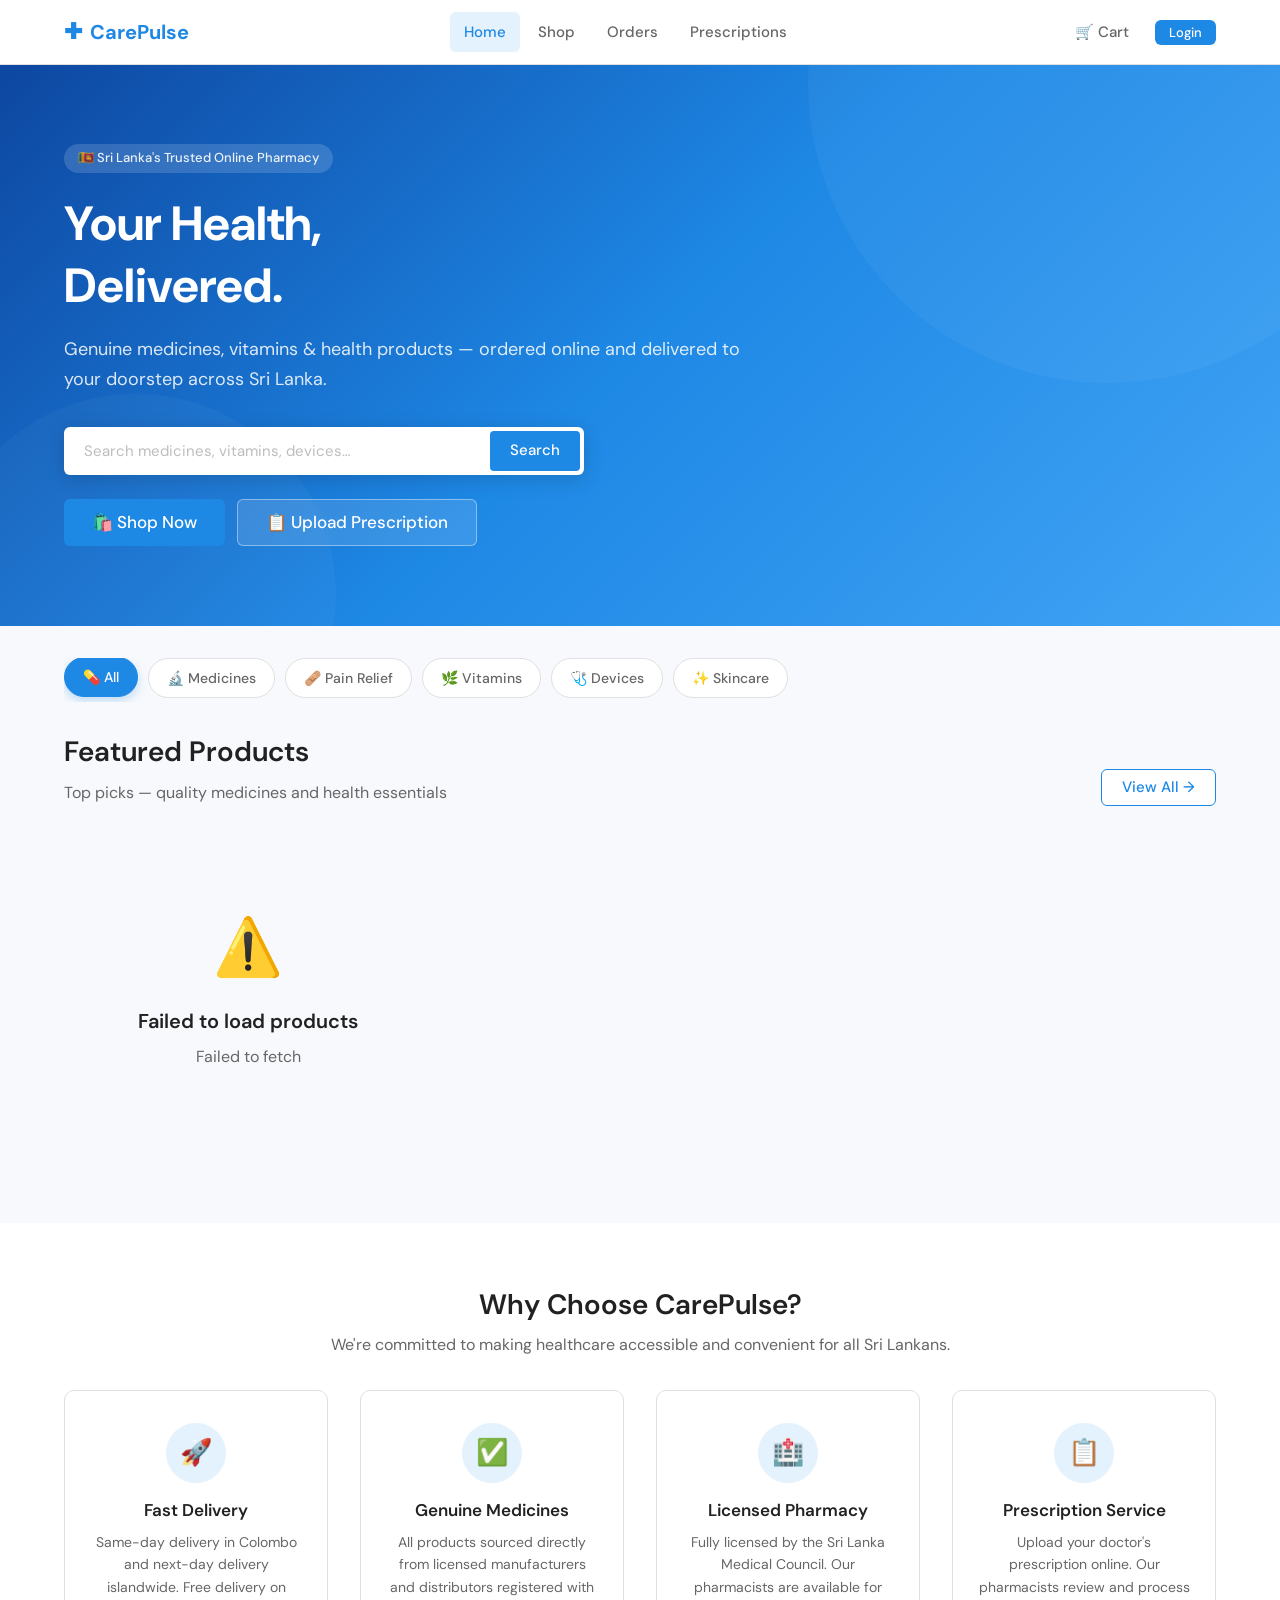
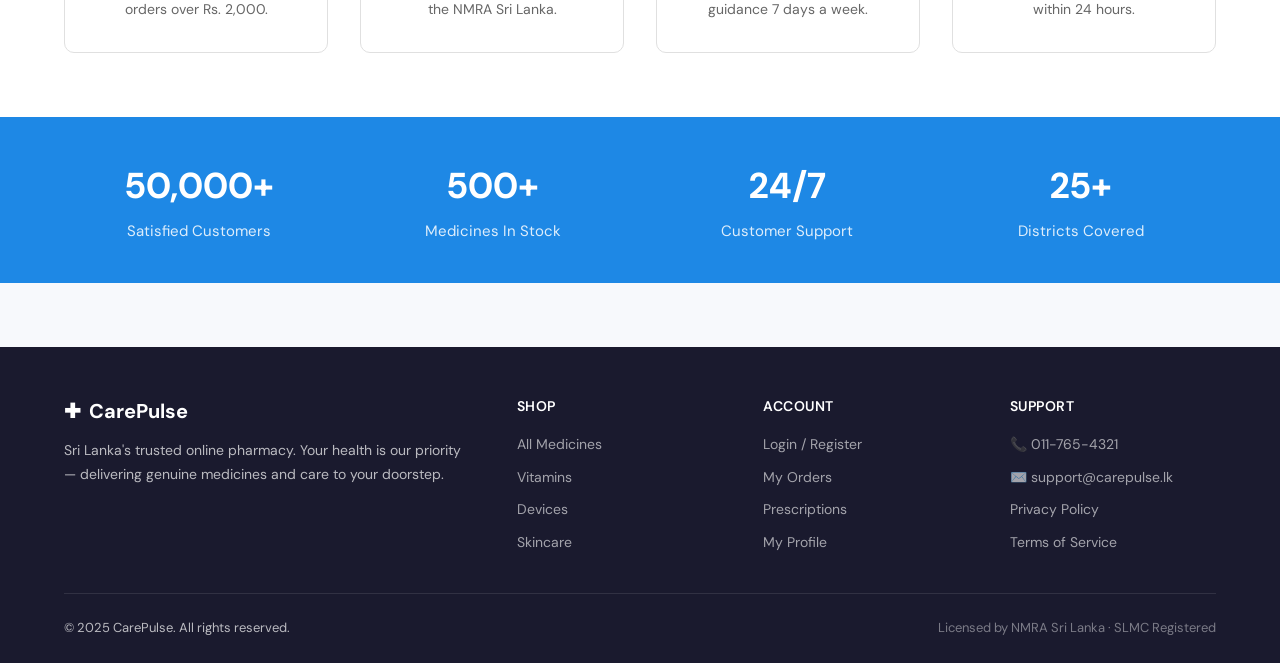
<file: src/main/resources/static/index.html>
<!DOCTYPE html>
<html lang="en">
<head>
    <meta charset="UTF-8">
    <meta name="viewport" content="width=device-width, initial-scale=1.0">
    <title>CarePulse — Your Health, Delivered</title>
    <meta name="description" content="Sri Lanka's trusted online pharmacy. Order genuine medicines, vitamins, and health products with fast delivery.">
    <link rel="stylesheet" href="css/style.css">
</head>
<body>

<!-- ── Navbar ───────────────────────────────────────────────── -->
<nav class="navbar" role="navigation" aria-label="Main navigation">
    <div class="container navbar-inner">
        <a href="index.html" class="navbar-brand" aria-label="CarePulse Home">
            <span class="brand-cross" aria-hidden="true">✚</span> CarePulse
        </a>
        <div class="navbar-nav" role="list">
            <a href="index.html" class="nav-link active" role="listitem">Home</a>
            <a href="products.html" class="nav-link" role="listitem">Shop</a>
            <a href="orders.html" class="nav-link" role="listitem">Orders</a>
            <a href="prescriptions.html" class="nav-link" role="listitem">Prescriptions</a>
        </div>
        <div class="navbar-actions">
            <a href="cart.html" class="cart-btn" aria-label="Shopping cart">
                🛒 Cart
                <span class="cart-badge" aria-live="polite" aria-label="Items in cart">0</span>
            </a>
            <div id="navbar-auth"></div>
            <button class="hamburger" id="hamburger-btn" aria-label="Toggle navigation menu" aria-expanded="false">
                <span></span><span></span><span></span>
            </button>
        </div>
    </div>
    <div class="mobile-menu" id="mobile-menu" role="list">
        <a href="index.html" class="nav-link active" role="listitem">Home</a>
        <a href="products.html" class="nav-link" role="listitem">Shop</a>
        <a href="orders.html" class="nav-link" role="listitem">Orders</a>
        <a href="prescriptions.html" class="nav-link" role="listitem">Prescriptions</a>
        <a href="cart.html" class="nav-link" role="listitem">🛒 Cart</a>
    </div>
</nav>

<!-- ── Hero ─────────────────────────────────────────────────── -->
<section class="hero" aria-labelledby="hero-heading">
    <div class="container">
        <div class="hero-content">
            <div class="hero-eyebrow">🇱🇰 Sri Lanka's Trusted Online Pharmacy</div>
            <h1 id="hero-heading">Your Health,<br>Delivered.</h1>
            <p>Genuine medicines, vitamins & health products — ordered online and delivered to your doorstep across Sri Lanka.</p>
            <form class="hero-search" id="hero-search-form" role="search" aria-label="Search medicines">
                <input type="text" id="hero-search-input" placeholder="Search medicines, vitamins, devices…" aria-label="Search medicines">
                <button type="submit" class="btn btn-primary">Search</button>
            </form>
            <div class="hero-ctas">
                <a href="products.html" class="btn btn-primary btn-lg">🛍️ Shop Now</a>
                <a href="prescriptions.html" class="btn btn-hero-outline btn-lg">📋 Upload Prescription</a>
            </div>
        </div>
    </div>
</section>

<!-- ── Category Pills ────────────────────────────────────────── -->
<section class="category-pills" aria-label="Browse by category">
    <div class="container">
        <div class="category-pills-scroll">
            <a href="products.html" class="category-pill active">💊 All</a>
            <a href="products.html?category=Medicines" class="category-pill">🔬 Medicines</a>
            <a href="products.html?category=Pain Relief" class="category-pill">🩹 Pain Relief</a>
            <a href="products.html?category=Vitamins" class="category-pill">🌿 Vitamins</a>
            <a href="products.html?category=Devices" class="category-pill">🩺 Devices</a>
            <a href="products.html?category=Skincare" class="category-pill">✨ Skincare</a>
        </div>
    </div>
</section>

<!-- ── Featured Products ─────────────────────────────────────── -->
<section class="featured-section" aria-labelledby="featured-heading" style="padding:0 0 64px">
    <div class="container">
        <div class="section-header-row section-header">
            <div>
                <h2 id="featured-heading">Featured Products</h2>
                <p>Top picks — quality medicines and health essentials</p>
            </div>
            <a href="products.html" class="btn btn-secondary">View All →</a>
        </div>
        <div class="products-grid" id="featured-products-grid" aria-live="polite" aria-busy="true">
            <!-- Skeleton loaders injected by JS -->
        </div>
    </div>
</section>

<!-- ── Why CarePulse ─────────────────────────────────────────── -->
<section class="features-section" aria-labelledby="why-heading">
    <div class="container">
        <div class="section-header text-center">
            <h2 id="why-heading">Why Choose CarePulse?</h2>
            <p>We're committed to making healthcare accessible and convenient for all Sri Lankans.</p>
        </div>
        <div class="features-grid">
            <div class="feature-tile">
                <div class="feature-icon" aria-hidden="true">🚀</div>
                <h3>Fast Delivery</h3>
                <p>Same-day delivery in Colombo and next-day delivery islandwide. Free delivery on orders over Rs. 2,000.</p>
            </div>
            <div class="feature-tile">
                <div class="feature-icon" aria-hidden="true">✅</div>
                <h3>Genuine Medicines</h3>
                <p>All products sourced directly from licensed manufacturers and distributors registered with the NMRA Sri Lanka.</p>
            </div>
            <div class="feature-tile">
                <div class="feature-icon" aria-hidden="true">🏥</div>
                <h3>Licensed Pharmacy</h3>
                <p>Fully licensed by the Sri Lanka Medical Council. Our pharmacists are available for guidance 7 days a week.</p>
            </div>
            <div class="feature-tile">
                <div class="feature-icon" aria-hidden="true">📋</div>
                <h3>Prescription Service</h3>
                <p>Upload your doctor's prescription online. Our pharmacists review and process within 24 hours.</p>
            </div>
        </div>
    </div>
</section>

<!-- ── Trust Bar ─────────────────────────────────────────────── -->
<section style="background:var(--primary);padding:40px 0" aria-label="Statistics">
    <div class="container">
        <div style="display:grid;grid-template-columns:repeat(4,1fr);gap:24px;text-align:center;color:white">
            <div>
                <div style="font-size:36px;font-weight:700;margin-bottom:4px">50,000+</div>
                <div style="opacity:0.85;font-size:15px">Satisfied Customers</div>
            </div>
            <div>
                <div style="font-size:36px;font-weight:700;margin-bottom:4px">500+</div>
                <div style="opacity:0.85;font-size:15px">Medicines In Stock</div>
            </div>
            <div>
                <div style="font-size:36px;font-weight:700;margin-bottom:4px">24/7</div>
                <div style="opacity:0.85;font-size:15px">Customer Support</div>
            </div>
            <div>
                <div style="font-size:36px;font-weight:700;margin-bottom:4px">25+</div>
                <div style="opacity:0.85;font-size:15px">Districts Covered</div>
            </div>
        </div>
    </div>
</section>

<!-- ── Footer ────────────────────────────────────────────────── -->
<footer class="footer" role="contentinfo">
    <div class="container">
        <div class="footer-grid">
            <div>
                <div class="footer-brand"><span aria-hidden="true">✚</span> CarePulse</div>
                <p>Sri Lanka's trusted online pharmacy. Your health is our priority — delivering genuine medicines and care to your doorstep.</p>
            </div>
            <div>
                <div class="footer-title">Shop</div>
                <nav class="footer-links" aria-label="Shop links">
                    <a href="products.html">All Medicines</a>
                    <a href="products.html?category=Vitamins">Vitamins</a>
                    <a href="products.html?category=Devices">Devices</a>
                    <a href="products.html?category=Skincare">Skincare</a>
                </nav>
            </div>
            <div>
                <div class="footer-title">Account</div>
                <nav class="footer-links" aria-label="Account links">
                    <a href="login.html">Login / Register</a>
                    <a href="orders.html">My Orders</a>
                    <a href="prescriptions.html">Prescriptions</a>
                    <a href="profile.html">My Profile</a>
                </nav>
            </div>
            <div>
                <div class="footer-title">Support</div>
                <nav class="footer-links" aria-label="Support links">
                    <a href="tel:+94117654321">📞 011-765-4321</a>
                    <a href="mailto:support@carepulse.lk">✉️ support@carepulse.lk</a>
                    <a href="#">Privacy Policy</a>
                    <a href="#">Terms of Service</a>
                </nav>
            </div>
        </div>
        <div class="footer-bottom">
            <span>© 2025 CarePulse. All rights reserved.</span>
            <span style="opacity:0.6">Licensed by NMRA Sri Lanka · SLMC Registered</span>
        </div>
    </div>
</footer>

<script src="js/utils.js"></script>
<script src="js/api.js"></script>
<script src="js/cart.js"></script>
<script src="js/auth.js"></script>
<script src="js/app.js"></script>
<script>
    document.addEventListener('DOMContentLoaded', initHomePage);
</script>
</body>
</html>
</file>
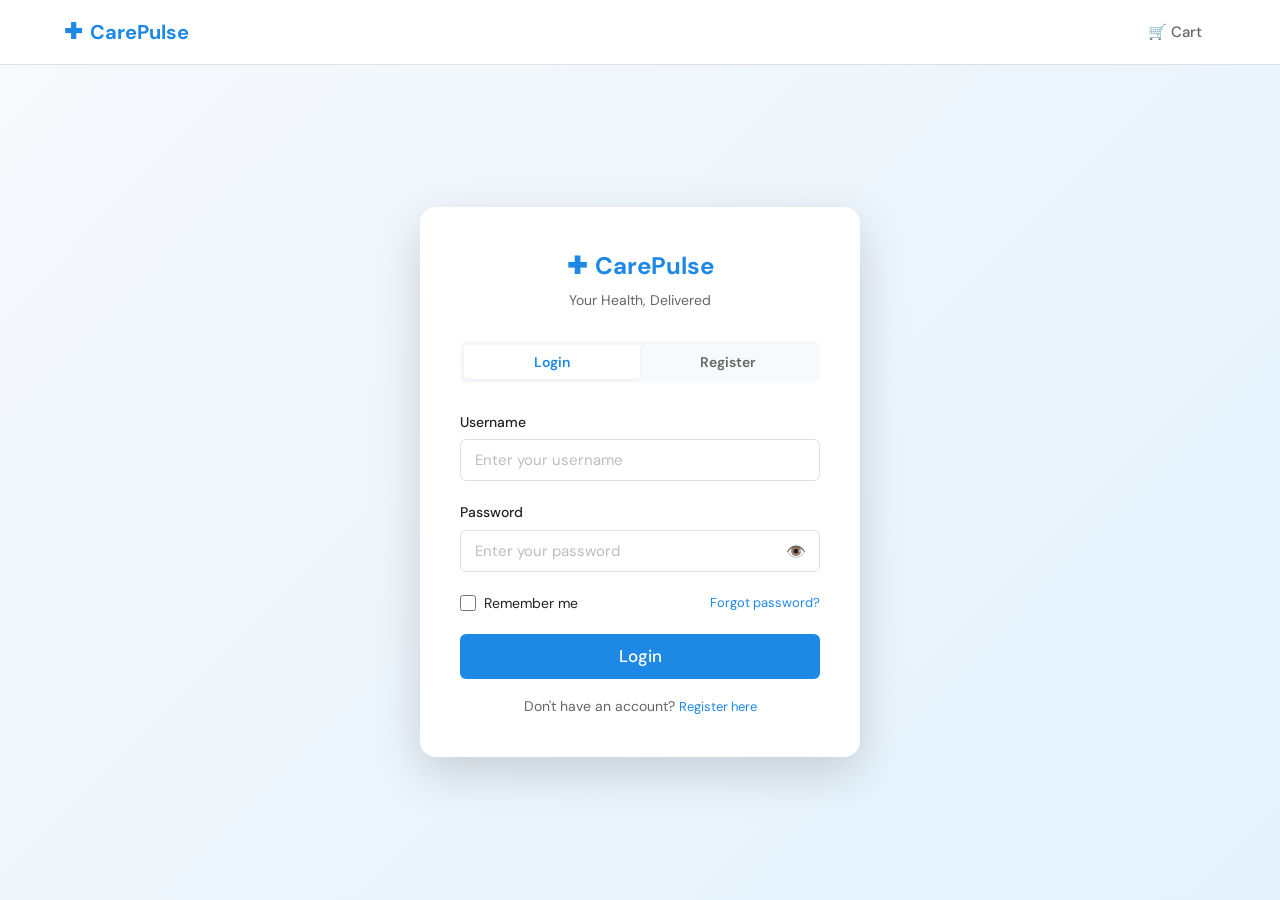
<file: src/main/resources/static/admin.html>
<!DOCTYPE html>
<html lang="en">
<head>
    <meta charset="UTF-8">
    <meta name="viewport" content="width=device-width, initial-scale=1.0">
    <title>Admin Dashboard — CarePulse</title>
    <link rel="stylesheet" href="css/style.css">
</head>
<body class="admin-body">

<!-- ── Admin Layout ─────────────────────────────────────────── -->
<div class="admin-layout">

    <!-- ── Sidebar ──────────────────────────────────────────── -->
    <aside class="admin-sidebar" id="admin-sidebar" aria-label="Admin navigation">
        <div class="admin-sidebar-logo">
            <div class="admin-logo-mark" aria-hidden="true">✚</div>
            <div>
                <div class="admin-logo-text">CarePulse</div>
                <div class="admin-logo-sub">Admin Panel</div>
            </div>
        </div>

        <div class="admin-user-info">
            <div class="admin-avatar" id="admin-avatar" aria-hidden="true">A</div>
            <div>
                <div class="admin-username" id="admin-username">Admin</div>
                <div class="admin-role">Administrator</div>
            </div>
        </div>

        <nav class="admin-nav" aria-label="Admin sections">
            <button class="admin-nav-item active" data-tab="dashboard" aria-label="Dashboard">
                <span class="nav-icon" aria-hidden="true">📊</span>
                <span>Dashboard</span>
            </button>
            <button class="admin-nav-item" data-tab="medicines" aria-label="Medicines">
                <span class="nav-icon" aria-hidden="true">💊</span>
                <span>Medicines</span>
            </button>
            <button class="admin-nav-item" data-tab="inventory" aria-label="Inventory">
                <span class="nav-icon" aria-hidden="true">📦</span>
                <span>Inventory</span>
            </button>
            <button class="admin-nav-item" data-tab="orders" aria-label="Orders">
                <span class="nav-icon" aria-hidden="true">🛒</span>
                <span>Orders</span>
            </button>
            <button class="admin-nav-item" data-tab="payments" aria-label="Payments">
                <span class="nav-icon" aria-hidden="true">💳</span>
                <span>Payments</span>
            </button>
            <button class="admin-nav-item" data-tab="prescriptions" aria-label="Prescriptions">
                <span class="nav-icon" aria-hidden="true">📋</span>
                <span>Prescriptions</span>
            </button>
            <button class="admin-nav-item" data-tab="reviews" aria-label="Reviews">
                <span class="nav-icon" aria-hidden="true">⭐</span>
                <span>Reviews</span>
            </button>
            <button class="admin-nav-item" data-tab="users" aria-label="Users">
                <span class="nav-icon" aria-hidden="true">👥</span>
                <span>Users</span>
            </button>
            <div class="admin-nav-divider"></div>
            <a href="index.html" class="admin-nav-item">
                <span class="nav-icon" aria-hidden="true">🏠</span>
                <span>View Store</span>
            </a>
            <button class="admin-nav-item admin-nav-logout" onclick="logout()">
                <span class="nav-icon" aria-hidden="true">🚪</span>
                <span>Logout</span>
            </button>
        </nav>
    </aside>

    <!-- ── Main Content ──────────────────────────────────────── -->
    <main class="admin-main" id="main-content">

        <!-- Top Bar -->
        <div class="admin-topbar">
            <div class="admin-topbar-left">
                <button class="admin-mobile-toggle" id="admin-mobile-toggle" aria-label="Toggle sidebar">☰</button>
                <h1 class="admin-page-title" id="admin-tab-title">Dashboard Overview</h1>
            </div>
            <div class="admin-topbar-right">
                <span class="admin-date" id="admin-current-date"></span>
                <a href="index.html" class="btn btn-ghost btn-sm">← Back to Store</a>
            </div>
        </div>

        <!-- ══════════════════════════════════════════════════════
             DASHBOARD TAB
             ══════════════════════════════════════════════════════ -->
        <div class="admin-tab-panel active" id="admin-tab-dashboard" role="tabpanel">

            <!-- KPI Cards -->
            <div class="kpi-grid" id="kpi-grid">
                <!-- Injected by JS -->
                <div class="kpi-card"><div class="kpi-label">Loading…</div><div class="kpi-value skeleton" style="height:32px;width:80px;border-radius:4px"></div></div>
                <div class="kpi-card"><div class="kpi-label">Loading…</div><div class="kpi-value skeleton" style="height:32px;width:80px;border-radius:4px"></div></div>
                <div class="kpi-card"><div class="kpi-label">Loading…</div><div class="kpi-value skeleton" style="height:32px;width:80px;border-radius:4px"></div></div>
                <div class="kpi-card"><div class="kpi-label">Loading…</div><div class="kpi-value skeleton" style="height:32px;width:80px;border-radius:4px"></div></div>
                <div class="kpi-card"><div class="kpi-label">Loading…</div><div class="kpi-value skeleton" style="height:32px;width:80px;border-radius:4px"></div></div>
            </div>

            <!-- Charts Row -->
            <div class="admin-charts-row">

                <!-- Revenue Bar Chart -->
                <div class="admin-chart-card">
                    <div class="chart-card-header">
                        <h3>Revenue — Last 7 Days</h3>
                        <span class="chart-currency">Rs.</span>
                    </div>
                    <div class="bar-chart-wrap" id="revenue-chart" aria-label="Revenue chart">
                        <div style="text-align:center;padding:40px;color:var(--text-secondary)">Loading chart…</div>
                    </div>
                </div>

                <!-- Orders Donut Chart -->
                <div class="admin-chart-card">
                    <div class="chart-card-header">
                        <h3>Orders by Status</h3>
                    </div>
                    <div id="orders-donut" aria-label="Orders by status chart">
                        <div style="text-align:center;padding:40px;color:var(--text-secondary)">Loading…</div>
                    </div>
                </div>
            </div>

            <!-- Top 5 Products -->
            <div class="admin-chart-card" style="margin-top:24px">
                <div class="chart-card-header">
                    <h3>Top 5 Medicines by Sales</h3>
                </div>
                <div id="top5-chart" aria-label="Top medicines chart">
                    <div style="text-align:center;padding:40px;color:var(--text-secondary)">Loading…</div>
                </div>
            </div>

        </div>

        <!-- ══════════════════════════════════════════════════════
             MEDICINES TAB
             ══════════════════════════════════════════════════════ -->
        <div class="admin-tab-panel" id="admin-tab-medicines" role="tabpanel">
            <div class="admin-section-header">
                <div class="admin-filter-row">
                    <div class="search-input-wrap" style="max-width:300px">
                        <span class="search-icon" aria-hidden="true">🔍</span>
                        <input type="text" class="form-control" id="medicines-search" placeholder="Search medicines…" aria-label="Search medicines">
                    </div>
                    <select class="form-control" id="medicines-category-filter" style="width:180px" aria-label="Filter by category">
                        <option value="All">All Categories</option>
                        <option value="Medicines">Medicines</option>
                        <option value="Pain Relief">Pain Relief</option>
                        <option value="Vitamins">Vitamins</option>
                        <option value="Devices">Devices</option>
                        <option value="Skincare">Skincare</option>
                    </select>
                </div>
                <button class="btn btn-primary" id="add-medicine-btn" onclick="openMedicinePanel(null)" aria-label="Add new medicine">+ Add Medicine</button>
            </div>

            <div class="admin-table-card">
                <div class="table-responsive">
                    <table class="admin-table" aria-label="Medicines list">
                        <thead>
                        <tr>
                            <th>ID</th>
                            <th>Name</th>
                            <th>Category</th>
                            <th>Manufacturer</th>
                            <th>Price (Rs.)</th>
                            <th>Stock</th>
                            <th>Rx Required</th>
                            <th>Rating</th>
                            <th>Actions</th>
                        </tr>
                        </thead>
                        <tbody id="medicines-table-body">
                        <tr><td colspan="9" style="text-align:center;padding:32px"><div class="spinner" style="margin:auto"></div></td></tr>
                        </tbody>
                    </table>
                </div>
            </div>
        </div>

        <!-- ══════════════════════════════════════════════════════
             INVENTORY TAB
             ══════════════════════════════════════════════════════ -->
        <div class="admin-tab-panel" id="admin-tab-inventory" role="tabpanel">
            <div class="admin-section-header">
                <div class="admin-filter-tabs" role="tablist" aria-label="Inventory filter">
                    <button class="admin-filter-tab inventory-filter-btn active" data-filter="all" role="tab">All Items</button>
                    <button class="admin-filter-tab inventory-filter-btn" data-filter="low" role="tab">⚠️ Low Stock</button>
                    <button class="admin-filter-tab inventory-filter-btn" data-filter="expired" role="tab">🔴 Expired</button>
                </div>
            </div>

            <div class="admin-table-card">
                <div class="table-responsive">
                    <table class="admin-table" aria-label="Inventory list">
                        <thead>
                        <tr>
                            <th>Medicine</th>
                            <th>Current Stock</th>
                            <th>Reorder Level</th>
                            <th>Expiry Date</th>
                            <th>Status</th>
                            <th>Last Updated</th>
                            <th>Action</th>
                        </tr>
                        </thead>
                        <tbody id="inventory-table-body">
                        <tr><td colspan="7" style="text-align:center;padding:32px"><div class="spinner" style="margin:auto"></div></td></tr>
                        </tbody>
                    </table>
                </div>
            </div>
        </div>

        <!-- ══════════════════════════════════════════════════════
             ORDERS TAB
             ══════════════════════════════════════════════════════ -->
        <div class="admin-tab-panel" id="admin-tab-orders" role="tabpanel">
            <div class="admin-section-header">
                <div class="admin-filter-tabs" role="tablist" aria-label="Order status filter">
                    <button class="admin-filter-tab orders-filter-btn active" data-status="All" role="tab">All</button>
                    <button class="admin-filter-tab orders-filter-btn" data-status="PENDING" role="tab">Pending</button>
                    <button class="admin-filter-tab orders-filter-btn" data-status="CONFIRMED" role="tab">Confirmed</button>
                    <button class="admin-filter-tab orders-filter-btn" data-status="PROCESSING" role="tab">Processing</button>
                    <button class="admin-filter-tab orders-filter-btn" data-status="SHIPPED" role="tab">Shipped</button>
                    <button class="admin-filter-tab orders-filter-btn" data-status="DELIVERED" role="tab">Delivered</button>
                    <button class="admin-filter-tab orders-filter-btn" data-status="CANCELLED" role="tab">Cancelled</button>
                </div>
            </div>

            <div class="admin-table-card">
                <div class="table-responsive">
                    <table class="admin-table" aria-label="Orders list">
                        <thead>
                        <tr>
                            <th>Order ID</th>
                            <th>Date</th>
                            <th>Items</th>
                            <th>Total (Rs.)</th>
                            <th>Status</th>
                            <th>Update Status</th>
                            <th>Details</th>
                        </tr>
                        </thead>
                        <tbody id="orders-table-body">
                        <tr><td colspan="8" style="text-align:center;padding:32px"><div class="spinner" style="margin:auto"></div></td></tr>
                        </tbody>
                    </table>
                </div>
            </div>
        </div>

        <!-- ══════════════════════════════════════════════════════
             PAYMENTS TAB
             ══════════════════════════════════════════════════════ -->
        <div class="admin-tab-panel" id="admin-tab-payments" role="tabpanel">
            <div class="admin-section-header">
                <div class="admin-filter-tabs" role="tablist" aria-label="Payment status filter">
                    <button class="admin-filter-tab payments-filter-btn active" data-status="All" role="tab">All</button>
                    <button class="admin-filter-tab payments-filter-btn" data-status="PENDING" role="tab">Pending</button>
                    <button class="admin-filter-tab payments-filter-btn" data-status="COMPLETED" role="tab">Completed</button>
                    <button class="admin-filter-tab payments-filter-btn" data-status="FAILED" role="tab">Failed</button>
                    <button class="admin-filter-tab payments-filter-btn" data-status="REFUNDED" role="tab">Refunded</button>
                </div>
            </div>

            <div class="admin-table-card">
                <div class="table-responsive">
                    <table class="admin-table" aria-label="Payments list">
                        <thead>
                        <tr>
                            <th>Payment ID</th>
                            <th>Order ID</th>
                            <th>Customer</th>
                            <th>Amount (Rs.)</th>
                            <th>Method</th>
                            <th>Status</th>
                            <th>Date</th>
                            <th>Actions</th>
                        </tr>
                        </thead>
                        <tbody id="payments-table-body">
                        <tr><td colspan="8" style="text-align:center;padding:32px"><div class="spinner" style="margin:auto"></div></td></tr>
                        </tbody>
                    </table>
                </div>
            </div>
        </div>

        <!-- ══════════════════════════════════════════════════════
             PRESCRIPTIONS TAB
             ══════════════════════════════════════════════════════ -->
        <div class="admin-tab-panel" id="admin-tab-prescriptions" role="tabpanel">
            <div class="admin-section-header">
                <h2>Prescription Review Queue</h2>
                <span class="text-secondary text-sm">Review and approve or reject patient prescriptions</span>
            </div>

            <div class="admin-table-card">
                <div class="table-responsive">
                    <table class="admin-table" aria-label="Prescriptions list">
                        <thead>
                        <tr>
                            <th>Rx ID</th>
                            <th>Customer</th>
                            <th>Medicine</th>
                            <th>Doctor</th>
                            <th>Issue Date</th>
                            <th>Expiry</th>
                            <th>File</th>
                            <th>Status</th>
                            <th>Actions</th>
                        </tr>
                        </thead>
                        <tbody id="prescriptions-table-body">
                        <tr><td colspan="9" style="text-align:center;padding:32px"><div class="spinner" style="margin:auto"></div></td></tr>
                        </tbody>
                    </table>
                </div>
            </div>
        </div>

        <!-- ══════════════════════════════════════════════════════
             REVIEWS TAB
             ══════════════════════════════════════════════════════ -->
        <div class="admin-tab-panel" id="admin-tab-reviews" role="tabpanel">
            <div class="admin-section-header">
                <h2>Review Moderation</h2>
                <span class="text-secondary text-sm">Monitor and remove inappropriate customer reviews</span>
            </div>

            <div class="admin-table-card">
                <div class="table-responsive">
                    <table class="admin-table" aria-label="Reviews list">
                        <thead>
                        <tr>
                            <th>Medicine</th>
                            <th>Customer</th>
                            <th>Rating</th>
                            <th>Comment</th>
                            <th>Date</th>
                            <th>Actions</th>
                        </tr>
                        </thead>
                        <tbody id="reviews-table-body">
                        <tr><td colspan="6" style="text-align:center;padding:32px"><div class="spinner" style="margin:auto"></div></td></tr>
                        </tbody>
                    </table>
                </div>
            </div>
        </div>

        <!-- ══════════════════════════════════════════════════════
             USERS TAB
             ══════════════════════════════════════════════════════ -->
        <div class="admin-tab-panel" id="admin-tab-users" role="tabpanel">
            <div class="admin-section-header">
                <h2>User Management</h2>
                <span class="text-secondary text-sm">Manage customer, pharmacist and admin accounts</span>
            </div>

            <div class="admin-table-card">
                <div class="table-responsive">
                    <table class="admin-table" aria-label="Users list">
                        <thead>
                        <tr>
                            <th>ID</th>
                            <th>Name</th>
                            <th>Email</th>
                            <th>Phone</th>
                            <th>Role</th>
                            <th>Actions</th>
                        </tr>
                        </thead>
                        <tbody id="users-table-body">
                        <tr><td colspan="6" style="text-align:center;padding:32px"><div class="spinner" style="margin:auto"></div></td></tr>
                        </tbody>
                    </table>
                </div>
            </div>
        </div>

    </main><!-- /admin-main -->
</div><!-- /admin-layout -->

<!-- ══════════════════════════════════════════════════════════
     ADD / EDIT MEDICINE SLIDE PANEL
     ══════════════════════════════════════════════════════════ -->
<div class="slide-panel-overlay" id="medicine-panel-overlay" onclick="closeMedicinePanel()" aria-hidden="true"></div>
<div class="slide-panel" id="medicine-panel" role="dialog" aria-modal="true" aria-labelledby="medicine-panel-title">
    <div class="slide-panel-header">
        <h3 id="medicine-panel-title">Add Medicine</h3>
        <button class="slide-panel-close" onclick="closeMedicinePanel()" aria-label="Close panel">✕</button>
    </div>
    <div class="slide-panel-body">
        <form id="medicine-form" novalidate onsubmit="event.preventDefault(); saveMedicine()">
            <input type="hidden" id="m-id">

            <div class="form-group">
                <label for="m-name">Medicine Name <span style="color:var(--error)">*</span></label>
                <input type="text" class="form-control" id="m-name" placeholder="Paracetamol 500mg (10 tabs)" required aria-required="true">
            </div>

            <div class="form-row">
                <div class="form-group">
                    <label for="m-category">Category <span style="color:var(--error)">*</span></label>
                    <select class="form-control" id="m-category" required>
                        <option value="Medicines">Medicines</option>
                        <option value="Pain Relief">Pain Relief</option>
                        <option value="Vitamins">Vitamins</option>
                        <option value="Devices">Devices</option>
                        <option value="Skincare">Skincare</option>
                    </select>
                </div>
                <div class="form-group">
                    <label for="m-manufacturer">Manufacturer <span style="color:var(--error)">*</span></label>
                    <input type="text" class="form-control" id="m-manufacturer" placeholder="e.g. Hemas Pharmaceuticals" required>
                </div>
            </div>

            <div class="form-row">
                <div class="form-group">
                    <label for="m-price">Price (Rs.) <span style="color:var(--error)">*</span></label>
                    <input type="number" class="form-control" id="m-price" min="1" placeholder="e.g. 450" required>
                </div>
                <div class="form-group">
                    <label for="m-stock">Stock Quantity <span style="color:var(--error)">*</span></label>
                    <input type="number" class="form-control" id="m-stock" min="0" placeholder="e.g. 100" required>
                </div>
            </div>

            <div class="form-row">
                <div class="form-group">
                    <label for="m-reorder">Reorder Level</label>
                    <input type="number" class="form-control" id="m-reorder" min="0" placeholder="e.g. 20" value="10">
                </div>
                <div class="form-group">
                    <label for="m-expiry">Expiry Date</label>
                    <input type="date" class="form-control" id="m-expiry">
                </div>
            </div>

            <div class="form-group">
                <div class="checkbox-label">
                    <input type="checkbox" id="m-rx" style="width:18px;height:18px;accent-color:var(--primary)">
                    <label for="m-rx" style="font-weight:500;cursor:pointer">Prescription Required</label>
                </div>
            </div>

            <div class="form-group">
                <label for="m-description">Description</label>
                <textarea class="form-control" id="m-description" rows="4" placeholder="Product description…"></textarea>
            </div>

            <div style="display:flex;gap:12px;margin-top:8px">
                <button type="submit" class="btn btn-primary btn-lg" id="save-medicine-btn" style="flex:1">Save Medicine</button>
                <button type="button" class="btn btn-ghost btn-lg" onclick="closeMedicinePanel()">Cancel</button>
            </div>
        </form>
    </div>
</div>

<!-- ══════════════════════════════════════════════════════════
     GENERIC CONFIRM MODAL
     ══════════════════════════════════════════════════════════ -->
<div class="modal-overlay" id="confirm-modal" role="dialog" aria-modal="true" aria-labelledby="confirm-modal-title">
    <div class="modal" style="max-width:420px">
        <div class="modal-header">
            <h3 id="confirm-modal-title">Confirm</h3>
            <button class="modal-close-btn" onclick="closeConfirmModal()" aria-label="Close">✕</button>
        </div>
        <div class="modal-body" id="confirm-modal-body" style="padding:0 24px 8px"></div>
        <div class="modal-footer">
            <button class="btn btn-ghost" onclick="closeConfirmModal()">Cancel</button>
            <button class="btn btn-danger" onclick="executeConfirm()">Confirm</button>
        </div>
    </div>
</div>

<!-- Mobile overlay for sidebar -->
<div class="admin-sidebar-overlay" id="admin-sidebar-overlay" onclick="toggleAdminSidebar()" aria-hidden="true"></div>

<script src="js/utils.js"></script>
<script src="js/api.js"></script>
<script src="js/cart.js"></script>
<script src="js/auth.js"></script>
<script src="js/admin.js"></script>
<script>
    // Set today's date in topbar
    document.getElementById('admin-current-date').textContent =
        new Date().toLocaleDateString('en-LK', { weekday: 'long', year: 'numeric', month: 'long', day: 'numeric' });

    // Set avatar initial
    const _adminUser = getCurrentUser();
    if (_adminUser) {
        const initial = (_adminUser.fullName || _adminUser.username || 'A')[0].toUpperCase();
        const avatarEl = document.getElementById('admin-avatar');
        if (avatarEl) avatarEl.textContent = initial;
    }

    // Mobile sidebar toggle
    function toggleAdminSidebar() {
        const sidebar = document.getElementById('admin-sidebar');
        const overlay = document.getElementById('admin-sidebar-overlay');
        if (sidebar) sidebar.classList.toggle('mobile-open');
        if (overlay) overlay.classList.toggle('visible');
    }

    document.getElementById('admin-mobile-toggle').addEventListener('click', toggleAdminSidebar);

    // Confirm modal close on overlay click
    document.getElementById('confirm-modal').addEventListener('click', (e) => {
        if (e.target === document.getElementById('confirm-modal')) closeConfirmModal();
    });

    // Init admin page
    document.addEventListener('DOMContentLoaded', initAdminPage);
</script>

<!-- Extra admin-specific styles -->
<style>
    /* Admin body override */
    .admin-body { background: #F0F2F5; }

    /* ── Sidebar ───────────────────────────────────────── */
    .admin-sidebar {
        background: #1A237E;
        width: 240px;
        min-height: 100vh;
        position: fixed;
        top: 0; left: 0;
        display: flex;
        flex-direction: column;
        z-index: 200;
        overflow-y: auto;
        overflow-x: hidden;
    }

    .admin-sidebar-logo {
        display: flex;
        align-items: center;
        gap: 12px;
        padding: 24px 20px 16px;
        border-bottom: 1px solid rgba(255,255,255,0.1);
        flex-shrink: 0;
    }

    .admin-logo-mark {
        width: 36px; height: 36px;
        background: #1E88E5;
        border-radius: 8px;
        display: flex; align-items: center; justify-content: center;
        color: white; font-size: 18px; font-weight: 700;
        flex-shrink: 0;
    }

    .admin-logo-text { color: white; font-size: 16px; font-weight: 700; line-height: 1.2; }
    .admin-logo-sub { color: rgba(255,255,255,0.5); font-size: 11px; }

    .admin-user-info {
        display: flex;
        align-items: center;
        gap: 12px;
        padding: 16px 20px;
        border-bottom: 1px solid rgba(255,255,255,0.08);
        flex-shrink: 0;
    }

    .admin-avatar {
        width: 36px; height: 36px;
        border-radius: 50%;
        background: #1E88E5;
        color: white;
        display: flex; align-items: center; justify-content: center;
        font-size: 14px; font-weight: 700;
        flex-shrink: 0;
    }

    .admin-username { color: white; font-size: 14px; font-weight: 600; }
    .admin-role { color: rgba(255,255,255,0.5); font-size: 11px; }

    .admin-nav { padding: 12px 0; flex: 1; }

    .admin-nav-item {
        display: flex;
        align-items: center;
        gap: 10px;
        padding: 11px 20px;
        color: rgba(255,255,255,0.65);
        font-size: 14px;
        font-weight: 500;
        cursor: pointer;
        transition: all 0.2s;
        border: none;
        background: none;
        width: 100%;
        text-align: left;
        font-family: var(--font-main);
        text-decoration: none;
    }

    .admin-nav-item:hover { background: rgba(255,255,255,0.08); color: white; }
    .admin-nav-item.active { background: #1E88E5; color: white; }
    .admin-nav-item .nav-icon { font-size: 17px; width: 22px; text-align: center; flex-shrink: 0; }
    .admin-nav-divider { height: 1px; background: rgba(255,255,255,0.1); margin: 8px 12px; }
    .admin-nav-logout { color: rgba(255,120,120,0.8); }
    .admin-nav-logout:hover { background: rgba(244,67,54,0.15); color: #FF7070; }

    /* ── Main ──────────────────────────────────────────── */
    .admin-layout { display: flex; min-height: 100vh; }

    .admin-main {
        margin-left: 240px;
        flex: 1;
        padding: 28px 32px;
        min-height: 100vh;
        background: #F0F2F5;
    }

    /* ── Topbar ────────────────────────────────────────── */
    .admin-topbar {
        display: flex;
        align-items: center;
        justify-content: space-between;
        margin-bottom: 28px;
        flex-wrap: wrap;
        gap: 12px;
    }

    .admin-topbar-left { display: flex; align-items: center; gap: 16px; }

    .admin-page-title { font-size: 24px; font-weight: 700; color: var(--text-primary); }

    .admin-date { font-size: 14px; color: var(--text-secondary); }

    .admin-mobile-toggle {
        display: none;
        background: none;
        border: 1px solid var(--border);
        border-radius: 6px;
        padding: 6px 10px;
        font-size: 18px;
        cursor: pointer;
    }

    /* ── KPI Grid ──────────────────────────────────────── */
    .kpi-grid {
        display: grid;
        grid-template-columns: repeat(5, 1fr);
        gap: 18px;
        margin-bottom: 28px;
    }

    .kpi-card {
        background: white;
        border-radius: 10px;
        padding: 20px;
        box-shadow: 0 1px 4px rgba(0,0,0,0.06);
        position: relative;
        overflow: hidden;
        border-top: 3px solid #1E88E5;
    }
    .kpi-card.success { border-top-color: #4CAF50; }
    .kpi-card.warning { border-top-color: #FF9800; }
    .kpi-card.danger  { border-top-color: #F44336; }
    .kpi-card.purple  { border-top-color: #9C27B0; }

    .kpi-label { font-size: 12px; font-weight: 600; color: var(--text-secondary); text-transform: uppercase; letter-spacing: 0.5px; margin-bottom: 10px; }
    .kpi-value { font-size: 26px; font-weight: 700; color: var(--text-primary); line-height: 1; }
    .kpi-sub   { font-size: 12px; color: var(--text-secondary); margin-top: 8px; }
    .kpi-trend.up   { color: #4CAF50; font-weight: 600; }
    .kpi-trend.down { color: #F44336; font-weight: 600; }

    /* ── Charts ────────────────────────────────────────── */
    .admin-charts-row {
        display: grid;
        grid-template-columns: 1fr 1fr;
        gap: 20px;
        margin-bottom: 0;
    }

    .admin-chart-card {
        background: white;
        border-radius: 10px;
        padding: 22px;
        box-shadow: 0 1px 4px rgba(0,0,0,0.06);
    }

    .chart-card-header {
        display: flex;
        align-items: center;
        justify-content: space-between;
        margin-bottom: 20px;
    }

    .chart-card-header h3 { font-size: 15px; font-weight: 700; color: var(--text-secondary); text-transform: uppercase; letter-spacing: 0.4px; }
    .chart-currency { font-size: 12px; color: var(--text-secondary); }

    /* Revenue Bar Chart */
    .bar-chart-wrap {
        display: flex;
        align-items: flex-end;
        gap: 6px;
        height: 140px;
        padding-bottom: 4px;
    }

    .bar-col {
        flex: 1;
        display: flex;
        flex-direction: column;
        align-items: center;
        justify-content: flex-end;
        gap: 4px;
        height: 100%;
    }

    .bar-fill {
        width: 100%;
        background: linear-gradient(to top, #1565C0, #1E88E5);
        border-radius: 4px 4px 0 0;
        min-height: 4px;
        transition: height 0.5s ease;
    }

    .bar-value { font-size: 10px; font-weight: 600; color: var(--primary); text-align: center; }
    .bar-label { font-size: 11px; color: var(--text-secondary); text-align: center; white-space: nowrap; }

    /* Donut Chart */
    .donut-chart-wrap { display: flex; align-items: center; gap: 20px; }
    .donut-canvas { width: 120px; flex-shrink: 0; }
    .donut-canvas svg { width: 100%; height: 100%; }
    .donut-legend { flex: 1; }
    .legend-item { display: flex; align-items: center; gap: 8px; font-size: 13px; margin-bottom: 6px; }
    .legend-dot { width: 10px; height: 10px; border-radius: 50%; flex-shrink: 0; }

    /* Horizontal Bar Chart */
    .horiz-bar-row {
        display: flex;
        align-items: center;
        gap: 12px;
        margin-bottom: 12px;
    }
    .horiz-bar-name { font-size: 13px; font-weight: 500; width: 180px; flex-shrink: 0; white-space: nowrap; overflow: hidden; text-overflow: ellipsis; }
    .horiz-bar-track { flex: 1; height: 8px; background: #E8EEF5; border-radius: 4px; overflow: hidden; }
    .horiz-bar-fill { height: 100%; background: linear-gradient(to right, #1565C0, #1E88E5); border-radius: 4px; transition: width 0.6s ease; }
    .horiz-bar-val { font-size: 12px; font-weight: 600; color: var(--primary); width: 70px; text-align: right; }

    /* ── Tabs ──────────────────────────────────────────── */
    .admin-tab-panel { display: none; }
    .admin-tab-panel.active { display: block; }

    /* ── Section Headers ───────────────────────────────── */
    .admin-section-header {
        display: flex;
        align-items: center;
        justify-content: space-between;
        margin-bottom: 20px;
        flex-wrap: wrap;
        gap: 12px;
    }

    .admin-filter-row { display: flex; align-items: center; gap: 12px; flex-wrap: wrap; }

    /* ── Filter Tabs ───────────────────────────────────── */
    .admin-filter-tabs {
        display: flex;
        gap: 4px;
        flex-wrap: wrap;
    }

    .admin-filter-tab {
        padding: 7px 16px;
        border-radius: 6px;
        border: 1.5px solid var(--border);
        background: white;
        font-size: 13px;
        font-weight: 600;
        color: var(--text-secondary);
        cursor: pointer;
        transition: all 0.2s;
        font-family: var(--font-main);
    }

    .admin-filter-tab:hover { border-color: var(--primary); color: var(--primary); }
    .admin-filter-tab.active { background: var(--primary); border-color: var(--primary); color: white; }

    /* ── Table ─────────────────────────────────────────── */
    .admin-table-card {
        background: white;
        border-radius: 10px;
        box-shadow: 0 1px 4px rgba(0,0,0,0.06);
        overflow: hidden;
    }

    .table-responsive { overflow-x: auto; }

    .admin-table {
        width: 100%;
        border-collapse: collapse;
        font-size: 14px;
        min-width: 700px;
    }

    .admin-table th {
        padding: 12px 16px;
        text-align: left;
        font-size: 11px;
        font-weight: 700;
        color: var(--text-secondary);
        text-transform: uppercase;
        letter-spacing: 0.5px;
        background: #FAFAFA;
        border-bottom: 1px solid var(--border);
        white-space: nowrap;
    }

    .admin-table td {
        padding: 13px 16px;
        border-bottom: 1px solid #F0F2F5;
        vertical-align: middle;
    }

    .admin-table tr:last-child td { border-bottom: none; }
    .admin-table tr:hover td { background: #FAFBFF; }
    .table-row-expired td { background: #FFF5F5 !important; }
    .table-row-low td { background: #FFFAF0 !important; }

    /* Inline editable cell */
    .editable-cell {
        cursor: pointer;
        border-bottom: 1px dashed var(--primary);
        padding: 2px 4px;
        border-radius: 2px;
        font-weight: 600;
    }
    .editable-cell:hover { background: var(--primary-light); }
    .inline-input { width: 70px; padding: 4px 8px; border: 1.5px solid var(--primary); border-radius: 4px; font-size: 14px; }

    /* File preview link */
    .file-preview-link { color: var(--primary); font-size: 13px; }
    .file-preview-link:hover { text-decoration: underline; }

    /* ── Slide Panel ───────────────────────────────────── */
    .slide-panel-overlay {
        position: fixed;
        inset: 0;
        background: rgba(0,0,0,0.4);
        z-index: 1500;
        display: none;
    }
    .slide-panel-overlay.open { display: block; }

    .slide-panel {
        position: fixed;
        top: 0;
        right: -500px;
        width: 480px;
        height: 100vh;
        background: white;
        box-shadow: -8px 0 32px rgba(0,0,0,0.15);
        z-index: 1501;
        overflow-y: auto;
        transition: right 0.3s ease;
    }
    .slide-panel.open { right: 0; }

    .slide-panel-header {
        padding: 22px 24px;
        border-bottom: 1px solid var(--border);
        display: flex;
        align-items: center;
        justify-content: space-between;
        position: sticky;
        top: 0;
        background: white;
        z-index: 1;
    }

    .slide-panel-body { padding: 24px; }
    .slide-panel-close {
        background: none;
        border: none;
        cursor: pointer;
        font-size: 20px;
        color: var(--text-secondary);
        padding: 4px;
        border-radius: 4px;
        transition: background 0.2s;
    }
    .slide-panel-close:hover { background: var(--background); }

    /* ── Modal ─────────────────────────────────────────── */
    .modal-overlay {
        position: fixed;
        inset: 0;
        background: rgba(0,0,0,0.5);
        z-index: 2000;
        display: none;
        align-items: center;
        justify-content: center;
        padding: 24px;
        backdrop-filter: blur(2px);
    }
    .modal-overlay.open { display: flex; }

    .modal {
        background: white;
        border-radius: 14px;
        box-shadow: 0 24px 64px rgba(0,0,0,0.2);
        width: 100%;
        overflow: hidden;
        animation: modalIn 0.2s ease;
    }

    .modal-header {
        padding: 20px 24px 14px;
        display: flex;
        align-items: center;
        justify-content: space-between;
        border-bottom: 1px solid var(--border);
    }

    .modal-footer {
        padding: 14px 24px;
        display: flex;
        justify-content: flex-end;
        gap: 10px;
        border-top: 1px solid var(--border);
        background: var(--background);
    }

    .modal-close-btn {
        background: none;
        border: none;
        cursor: pointer;
        font-size: 18px;
        color: var(--text-secondary);
        padding: 4px 6px;
        border-radius: 4px;
    }
    .modal-close-btn:hover { background: var(--background); }

    @keyframes modalIn {
        from { opacity: 0; transform: scale(0.92) translateY(-16px); }
        to   { opacity: 1; transform: scale(1) translateY(0); }
    }

    /* ── Form Row ──────────────────────────────────────── */
    .form-row { display: grid; grid-template-columns: 1fr 1fr; gap: 16px; }
    .form-group { margin-bottom: 18px; }
    .form-group label { display: block; font-size: 13px; font-weight: 600; margin-bottom: 6px; }
    .checkbox-label { display: flex; align-items: center; gap: 8px; }

    /* Search input wrap */
    .search-input-wrap {
        position: relative;
        display: flex;
        align-items: center;
    }
    .search-input-wrap .search-icon { position: absolute; left: 12px; font-size: 14px; color: #BDBDBD; pointer-events: none; }
    .search-input-wrap .form-control { padding-left: 36px; }

    /* Skeleton */
    .skeleton {
        background: linear-gradient(90deg, #f0f0f0 25%, #e0e0e0 50%, #f0f0f0 75%);
        background-size: 200% 100%;
        animation: shimmer 1.5s infinite;
        border-radius: 4px;
    }
    @keyframes shimmer {
        0% { background-position: 200% 0; }
        100% { background-position: -200% 0; }
    }

    /* Spinner */
    .spinner {
        width: 32px; height: 32px;
        border: 3px solid var(--border);
        border-top-color: var(--primary);
        border-radius: 50%;
        animation: spin 0.8s linear infinite;
        display: block;
    }
    @keyframes spin { to { transform: rotate(360deg); } }

    /* Badge */
    .badge {
        display: inline-flex; align-items: center;
        padding: 3px 10px; border-radius: 9999px;
        font-size: 12px; font-weight: 600; white-space: nowrap;
    }
    .badge-success { background: #E8F5E9; color: #388E3C; }
    .badge-warning { background: #FFF3E0; color: #E65100; }
    .badge-error   { background: #FFEBEE; color: #C62828; }
    .badge-info    { background: #E3F2FD; color: #0277BD; }
    .badge-purple  { background: #F3E5F5; color: #7B1FA2; }
    .badge-teal    { background: #E0F2F1; color: #00695C; }
    .badge-secondary { background: #F5F5F5; color: #616161; }
    .badge-rx      { background: #E53935; color: white; font-size: 11px; }

    /* Star */
    .stars { color: #FFA726; }
    .star.filled { color: #FFA726; }
    .star.empty  { color: #E0E0E0; }

    /* Admin sidebar overlay (mobile) */
    .admin-sidebar-overlay { position: fixed; inset: 0; background: rgba(0,0,0,0.5); z-index: 190; display: none; }
    .admin-sidebar-overlay.visible { display: block; }

    /* ── Responsive ────────────────────────────────────── */
    @media (max-width: 1200px) {
        .kpi-grid { grid-template-columns: repeat(3, 1fr); }
    }

    @media (max-width: 1024px) {
        .admin-charts-row { grid-template-columns: 1fr; }
        .kpi-grid { grid-template-columns: repeat(3, 1fr); }
    }

    @media (max-width: 900px) {
        .admin-sidebar {
            transform: translateX(-100%);
            transition: transform 0.3s ease;
        }
        .admin-sidebar.mobile-open { transform: translateX(0); }
        .admin-main { margin-left: 0; padding: 16px; }
        .admin-mobile-toggle { display: flex; }
        .kpi-grid { grid-template-columns: repeat(2, 1fr); }
        .form-row { grid-template-columns: 1fr; }
        .slide-panel { width: 100%; right: -100%; }
        .slide-panel.open { right: 0; }
    }

    @media (max-width: 480px) {
        .kpi-grid { grid-template-columns: 1fr; }
        .admin-filter-tabs { gap: 4px; }
        .admin-filter-tab { font-size: 12px; padding: 6px 10px; }
    }
</style>
</body>
</html>
</file>
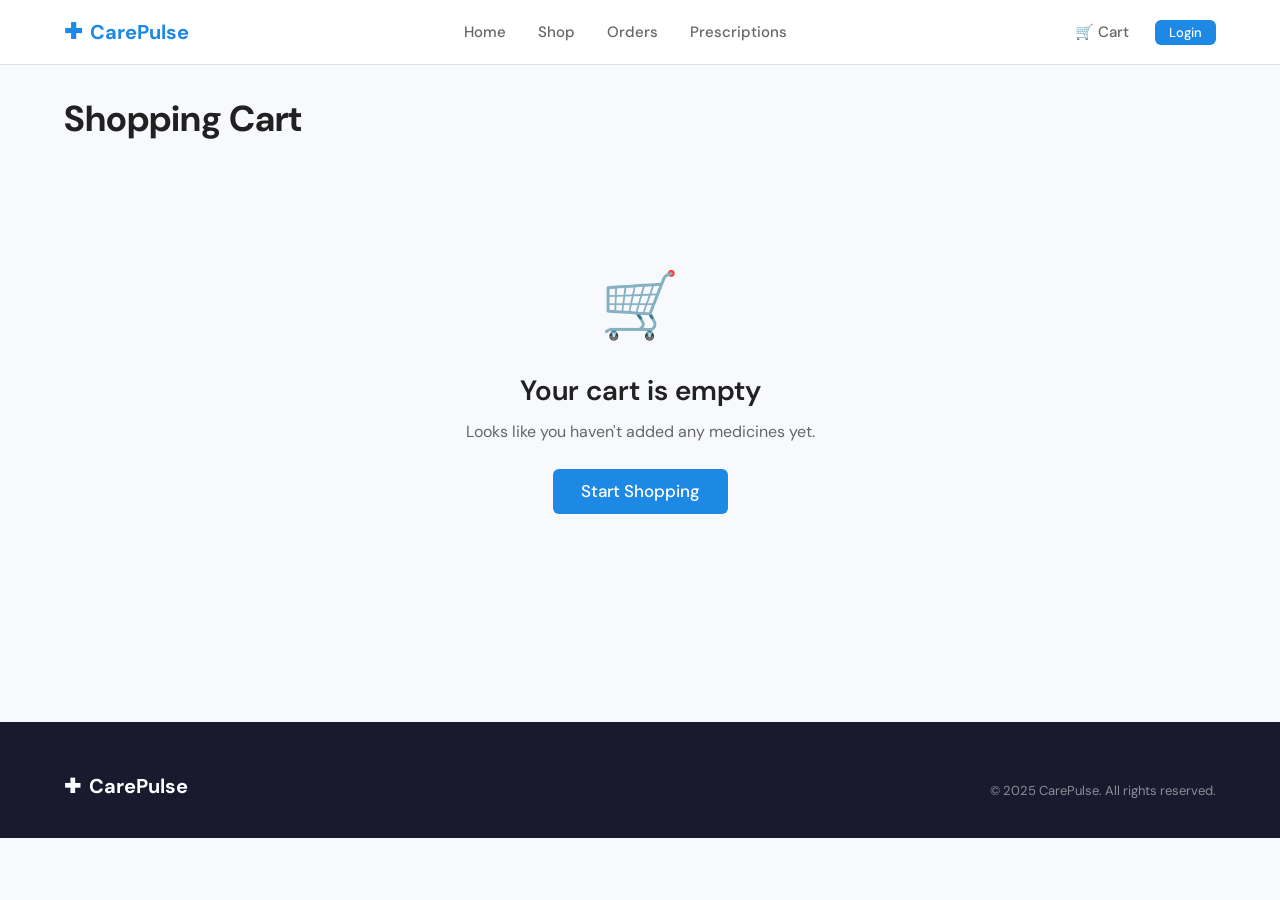
<file: src/main/resources/static/cart.html>
<!DOCTYPE html>
<html lang="en">
<head>
    <meta charset="UTF-8">
    <meta name="viewport" content="width=device-width, initial-scale=1.0">
    <title>Shopping Cart — CarePulse</title>
    <link rel="stylesheet" href="css/style.css">
</head>
<body>

<nav class="navbar" role="navigation" aria-label="Main navigation">
    <div class="container navbar-inner">
        <a href="index.html" class="navbar-brand"><span class="brand-cross" aria-hidden="true">✚</span> CarePulse</a>
        <div class="navbar-nav" role="list">
            <a href="index.html" class="nav-link" role="listitem">Home</a>
            <a href="products.html" class="nav-link" role="listitem">Shop</a>
            <a href="orders.html" class="nav-link" role="listitem">Orders</a>
            <a href="prescriptions.html" class="nav-link" role="listitem">Prescriptions</a>
        </div>
        <div class="navbar-actions">
            <a href="cart.html" class="cart-btn active" aria-label="Shopping cart" aria-current="page">🛒 Cart<span class="cart-badge">0</span></a>
            <div id="navbar-auth"></div>
            <button class="hamburger" id="hamburger-btn" aria-label="Toggle menu" aria-expanded="false"><span></span><span></span><span></span></button>
        </div>
    </div>
    <div class="mobile-menu" id="mobile-menu">
        <a href="index.html" class="nav-link">Home</a>
        <a href="products.html" class="nav-link">Shop</a>
        <a href="orders.html" class="nav-link">Orders</a>
        <a href="prescriptions.html" class="nav-link">Prescriptions</a>
    </div>
</nav>

<main class="cart-page" id="main-content">
    <div class="container">
        <h1>Shopping Cart</h1>

        <!-- Empty State -->
        <div id="cart-empty" style="display:none;flex-direction:column;align-items:center;padding:80px 24px;text-align:center">
            <div style="font-size:64px;margin-bottom:16px">🛒</div>
            <h2 style="margin-bottom:8px">Your cart is empty</h2>
            <p class="text-secondary" style="margin-bottom:24px">Looks like you haven't added any medicines yet.</p>
            <a href="products.html" class="btn btn-primary btn-lg">Start Shopping</a>
        </div>

        <!-- Cart Content -->
        <div class="cart-layout" id="cart-content" style="display:none">
            <div>
                <!-- Rx Warning Banner -->
                <div class="rx-warning-banner" id="cart-rx-banner" style="display:none" role="alert">
                    <span aria-hidden="true">⚠️</span>
                    <span>Some items in your cart require a valid prescription. Please <a href="prescriptions.html">upload your prescription</a> before ordering.</span>
                </div>

                <!-- Cart Items -->
                <div class="card">
                    <div class="card-header flex-between">
                        <h3>Cart Items</h3>
                        <button class="btn btn-ghost btn-sm" onclick="if(confirm('Clear entire cart?')){clearCart();showToast('Cart cleared','info')}" aria-label="Clear all items from cart">Clear All</button>
                    </div>
                    <div class="card-body" style="padding:0 24px">
                        <div id="cart-items" aria-live="polite"></div>
                    </div>
                    <div class="card-footer">
                        <a href="products.html" class="btn btn-ghost btn-sm">← Continue Shopping</a>
                    </div>
                </div>
            </div>

            <!-- Order Summary -->
            <div>
                <div class="order-summary" aria-label="Order summary">
                    <h3>Order Summary</h3>
                    <div class="summary-row">
                        <span>Subtotal</span>
                        <span id="summary-subtotal">Rs. 0</span>
                    </div>
                    <div class="summary-row">
                        <span>Delivery</span>
                        <span id="summary-delivery">Rs. 250</span>
                    </div>
                    <div class="summary-row" style="font-size:13px;color:var(--text-secondary)">
                        <span colspan="2">Free delivery on orders over Rs. 2,000</span>
                    </div>
                    <div class="summary-row total">
                        <span>Total</span>
                        <span id="summary-total">Rs. 0</span>
                    </div>
                    <a href="checkout.html" class="btn btn-primary btn-full btn-lg" style="margin-top:20px">
                        Proceed to Checkout →
                    </a>
                    <div style="margin-top:16px;font-size:13px;color:var(--text-secondary);text-align:center">
                        🔒 Secure checkout · All major cards accepted
                    </div>
                </div>
            </div>
        </div>
    </div>
</main>

<footer class="footer" role="contentinfo">
    <div class="container">
        <div class="footer-bottom" style="border-top:none;padding-top:0">
            <div class="footer-brand"><span aria-hidden="true">✚</span> CarePulse</div>
            <span style="color:rgba(255,255,255,0.5)">© 2025 CarePulse. All rights reserved.</span>
        </div>
    </div>
</footer>

<script src="js/utils.js"></script>
<script src="js/api.js"></script>
<script src="js/cart.js"></script>
<script src="js/auth.js"></script>
<script src="js/app.js"></script>
<script>
    document.addEventListener('DOMContentLoaded', initCartPage);
</script>
</body>
</html>
</file>
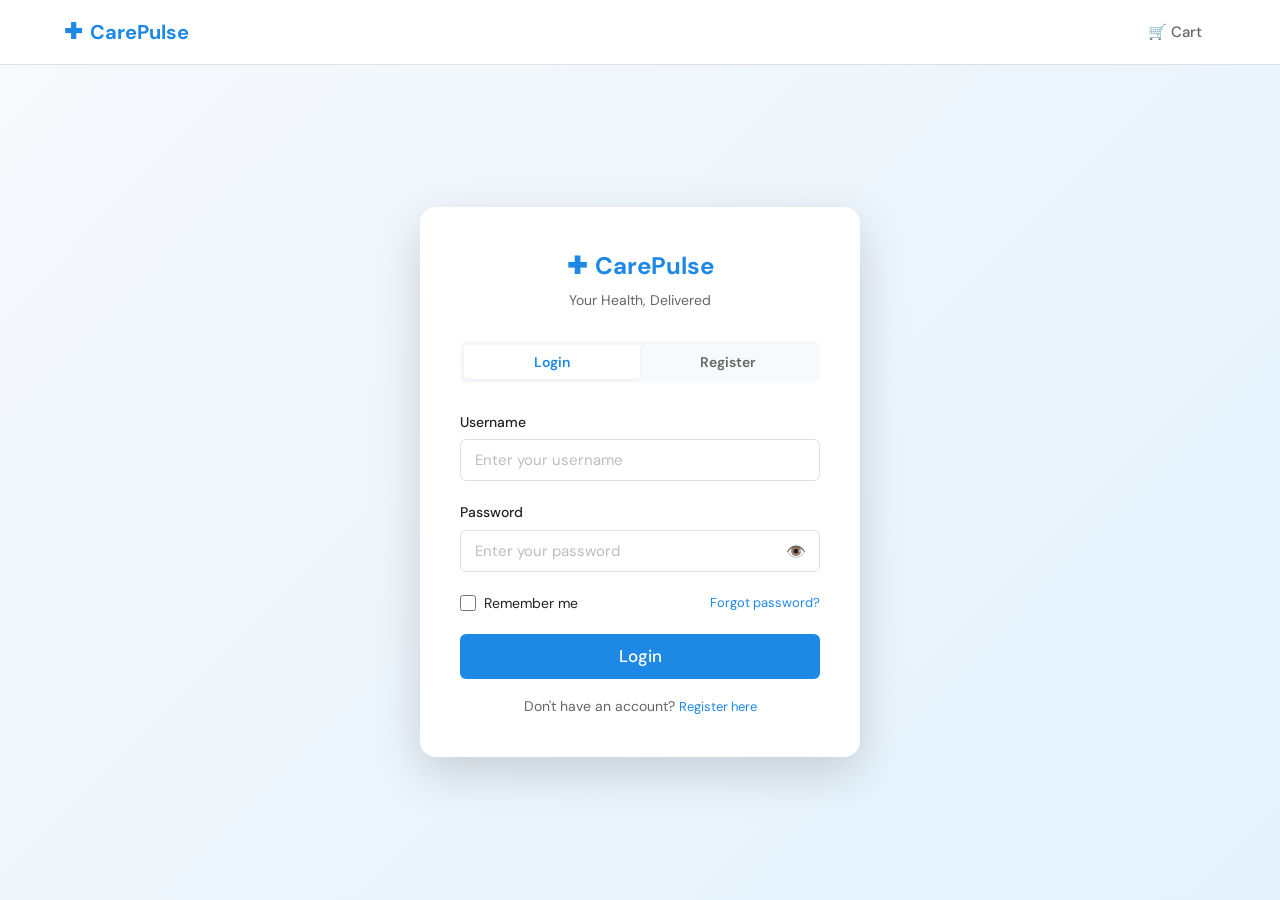
<file: src/main/resources/static/checkout.html>
<!DOCTYPE html>
<html lang="en">
<head>
    <meta charset="UTF-8">
    <meta name="viewport" content="width=device-width, initial-scale=1.0">
    <title>Checkout — CarePulse</title>
    <link rel="stylesheet" href="css/style.css">
    <style>
        /* Steps: hidden by default, visible when .active is added by JS */
        .checkout-step { display: none; }
        .checkout-step.active { display: block; }
    </style>
</head>
<body>

<nav class="navbar" role="navigation" aria-label="Main navigation">
    <div class="container navbar-inner">
        <a href="index.html" class="navbar-brand"><span class="brand-cross" aria-hidden="true">✚</span> CarePulse</a>
        <div class="navbar-nav">
            <a href="index.html" class="nav-link">Home</a>
            <a href="products.html" class="nav-link">Shop</a>
        </div>
        <div class="navbar-actions">
            <a href="cart.html" class="cart-btn">🛒 Cart<span class="cart-badge">0</span></a>
            <div id="navbar-auth"></div>
            <button class="hamburger" id="hamburger-btn" aria-label="Toggle menu" aria-expanded="false">
                <span></span><span></span><span></span>
            </button>
        </div>
    </div>
    <div class="mobile-menu" id="mobile-menu">
        <a href="index.html" class="nav-link">Home</a>
        <a href="products.html" class="nav-link">Shop</a>
        <a href="cart.html" class="nav-link">🛒 Cart</a>
    </div>
</nav>

<main class="checkout-page" id="main-content">
    <div class="container">
        <h1 style="margin-bottom:8px">Checkout</h1>
        <p class="text-secondary" style="margin-bottom:28px">Complete your order in 3 simple steps</p>

        <!-- ── Progress Indicator ──────────────────────────────────── -->
        <div class="progress-steps" role="list" aria-label="Checkout steps">
            <div class="progress-step active" role="listitem" aria-current="step">
                <div class="step-number" aria-hidden="true">1</div>
                <div class="step-label">Delivery</div>
            </div>
            <div class="step-line"></div>
            <div class="progress-step" role="listitem">
                <div class="step-number" aria-hidden="true">2</div>
                <div class="step-label">Review &amp; Rx</div>
            </div>
            <div class="step-line"></div>
            <div class="progress-step" role="listitem">
                <div class="step-number" aria-hidden="true">3</div>
                <div class="step-label">Payment</div>
            </div>
        </div>

        <div class="checkout-layout">

            <!-- ── LEFT: Step forms ─────────────────────────────────── -->
            <div>

                <!-- STEP 1: Delivery Details -->
                <div class="checkout-step active card" id="checkout-step-1">
                    <div class="card-header"><h3>📍 Delivery Details</h3></div>
                    <div class="card-body">
                        <div class="form-row">
                            <div class="form-group">
                                <label for="delivery-name">Full Name *</label>
                                <input type="text" class="form-control" id="delivery-name"
                                       placeholder="Priya Perera" autocomplete="name" required>
                            </div>
                            <div class="form-group">
                                <label for="delivery-phone">Phone Number *</label>
                                <input type="tel" class="form-control" id="delivery-phone"
                                       placeholder="077 123 4567" autocomplete="tel" required>
                            </div>
                        </div>
                        <div class="form-group">
                            <label for="delivery-email">Email Address *</label>
                            <input type="email" class="form-control" id="delivery-email"
                                   placeholder="priya@email.com" autocomplete="email" required>
                        </div>
                        <div class="form-group">
                            <label for="delivery-address">Delivery Address *</label>
                            <textarea class="form-control" id="delivery-address" rows="3"
                                      placeholder="House/Apt No, Street, Area"
                                      autocomplete="street-address" required></textarea>
                        </div>
                        <div class="form-row">
                            <div class="form-group">
                                <label for="delivery-city">City *</label>
                                <input type="text" class="form-control" id="delivery-city"
                                       placeholder="Colombo" autocomplete="address-level2" required>
                            </div>
                            <div class="form-group">
                                <label for="delivery-postal">Postal Code</label>
                                <input type="text" class="form-control" id="delivery-postal"
                                       placeholder="00300" autocomplete="postal-code">
                            </div>
                        </div>
                        <div class="form-group">
                            <label for="delivery-notes">Delivery Notes (Optional)</label>
                            <input type="text" class="form-control" id="delivery-notes"
                                   placeholder="e.g. Leave at reception, call before delivery">
                        </div>
                    </div>
                    <div class="card-footer" style="display:flex;justify-content:flex-end">
                        <button class="btn btn-primary" onclick="checkoutNext()">
                            Next: Review &amp; Rx →
                        </button>
                    </div>
                </div>

                <!-- STEP 2: Review & Prescription -->
                <div class="checkout-step card" id="checkout-step-2">
                    <div class="card-header"><h3>📋 Review Order &amp; Prescription</h3></div>
                    <div class="card-body">
                        <h4 style="margin-bottom:12px">Order Items</h4>
                        <table style="width:100%;border-collapse:collapse;font-size:14px;margin-bottom:24px">
                            <thead>
                            <tr style="background:var(--background)">
                                <th style="padding:8px 12px;text-align:left;font-size:12px;text-transform:uppercase;color:var(--text-secondary)">Medicine</th>
                                <th style="padding:8px 12px;text-align:right;font-size:12px;text-transform:uppercase;color:var(--text-secondary)">Qty</th>
                                <th style="padding:8px 12px;text-align:right;font-size:12px;text-transform:uppercase;color:var(--text-secondary)">Subtotal</th>
                            </tr>
                            </thead>
                            <!-- FIXED: unique id — no conflict with sidebar table -->
                            <tbody id="checkout-items-review"></tbody>
                        </table>

                        <!-- Rx Upload (only shown if cart has Rx items) -->
                        <div id="checkout-rx-section" style="display:none">
                            <div class="rx-warning" role="alert" style="margin-bottom:20px">
                                <span aria-hidden="true">⚠️</span>
                                <div>Some items require a <strong>valid prescription</strong>. Please upload it below.</div>
                            </div>
                            <h4 style="margin-bottom:16px">Upload Prescription</h4>
                            <div class="form-row">
                                <div class="form-group">
                                    <label for="checkout-doctor-name">Doctor's Name</label>
                                    <input type="text" class="form-control" id="checkout-doctor-name"
                                           placeholder="Dr. Ranjith Fernando">
                                </div>
                                <div class="form-group">
                                    <label for="checkout-issue-date">Prescription Date</label>
                                    <input type="date" class="form-control" id="checkout-issue-date">
                                </div>
                            </div>
                            <div class="form-group">
                                <label for="checkout-rx-file">Prescription File (JPG, PNG, PDF)</label>
                                <input type="file" class="form-control" id="checkout-rx-file" accept="image/*,.pdf">
                            </div>
                            <div class="info-banner" style="margin-top:0;margin-bottom:0">
                                <span aria-hidden="true">ℹ️</span>
                                <span>Your prescription will be reviewed by our licensed pharmacist within 24 hours before dispensing.</span>
                            </div>
                        </div>
                    </div>
                    <div class="card-footer" style="display:flex;justify-content:space-between">
                        <button class="btn btn-ghost" onclick="checkoutBack()">← Back</button>
                        <button class="btn btn-primary" onclick="checkoutNext()">Next: Payment →</button>
                    </div>
                </div>

                <!-- STEP 3: Payment -->
                <div class="checkout-step card" id="checkout-step-3">
                    <div class="card-header"><h3>💳 Payment Method</h3></div>
                    <div class="card-body">
                        <div class="payment-methods" role="group" aria-label="Select payment method">
                            <label class="payment-method selected" data-method="CASH">
                                <input type="radio" name="payment-method" value="CASH" checked>
                                <div class="pm-icon" aria-hidden="true">💵</div>
                                <div class="pm-label">Cash on Delivery</div>
                                <div class="pm-sub">Pay when delivered</div>
                            </label>
                            <label class="payment-method" data-method="CARD">
                                <input type="radio" name="payment-method" value="CARD">
                                <div class="pm-icon" aria-hidden="true">💳</div>
                                <div class="pm-label">Credit / Debit Card</div>
                                <div class="pm-sub">Visa, MasterCard</div>
                            </label>
                            <label class="payment-method" data-method="BANK_TRANSFER">
                                <input type="radio" name="payment-method" value="BANK_TRANSFER">
                                <div class="pm-icon" aria-hidden="true">🏦</div>
                                <div class="pm-label">Bank Transfer</div>
                                <div class="pm-sub">Direct bank payment</div>
                            </label>
                            <label class="payment-method" data-method="ONLINE">
                                <input type="radio" name="payment-method" value="ONLINE">
                                <div class="pm-icon" aria-hidden="true">📱</div>
                                <div class="pm-label">Online Payment</div>
                                <div class="pm-sub">frimi / iPay</div>
                            </label>
                        </div>

                        <!-- Card Details (shown only when CARD selected) -->
                        <div id="card-details-form" style="display:none">
                            <div style="background:var(--background);border-radius:var(--radius-md);padding:20px;margin-bottom:16px;margin-top:16px">
                                <div class="form-group">
                                    <label for="card-number">Card Number</label>
                                    <input type="text" class="form-control" id="card-number"
                                           placeholder="1234 5678 9012 3456" maxlength="19"
                                           oninput="this.value=this.value.replace(/[^0-9]/g,'').replace(/(.{4})/g,'$1 ').trim()">
                                </div>
                                <div class="form-row">
                                    <div class="form-group">
                                        <label for="card-expiry">Expiry Date</label>
                                        <input type="text" class="form-control" id="card-expiry"
                                               placeholder="MM/YY" maxlength="5"
                                               oninput="let v=this.value.replace(/\D/g,'');if(v.length>=2)v=v.slice(0,2)+'/'+v.slice(2);this.value=v">
                                    </div>
                                    <div class="form-group">
                                        <label for="card-cvv">CVV</label>
                                        <input type="password" class="form-control" id="card-cvv" placeholder="•••" maxlength="4">
                                    </div>
                                </div>
                                <div class="form-group" style="margin-bottom:0">
                                    <label for="card-name">Name on Card</label>
                                    <input type="text" class="form-control" id="card-name"
                                           placeholder="PRIYA PERERA" style="text-transform:uppercase">
                                </div>
                            </div>
                        </div>

                        <div style="background:var(--success-light);border-radius:var(--radius-sm);padding:12px 16px;font-size:13px;color:#2E7D32;display:flex;align-items:center;gap:8px">
                            🔒 All transactions are secured with 256-bit SSL encryption
                        </div>
                    </div>
                    <div class="card-footer" style="display:flex;justify-content:space-between;align-items:center">
                        <button class="btn btn-ghost" onclick="checkoutBack()">← Back</button>
                        <button class="btn btn-primary btn-lg" id="place-order-btn" onclick="placeOrder()">
                            ✓ Place Order
                        </button>
                    </div>
                </div>

            </div><!-- /left column -->

            <!-- ── RIGHT: Order Summary sidebar ────────────────────── -->
            <div>
                <div class="order-summary" aria-label="Order summary">
                    <h3 style="margin-bottom:20px">Order Summary</h3>

                    <!-- FIXED: single unique id — only one checkout-items in the DOM -->
                    <table style="width:100%;border-collapse:collapse;font-size:14px;margin-bottom:16px">
                        <tbody id="checkout-items"></tbody>
                    </table>

                    <div class="summary-row">
                        <span>Subtotal</span>
                        <span id="checkout-subtotal">—</span>
                    </div>
                    <div class="summary-row">
                        <span>Delivery</span>
                        <span id="checkout-delivery">—</span>
                    </div>
                    <div class="summary-row total">
                        <span>Total</span>
                        <span id="checkout-total">—</span>
                    </div>
                    <div style="margin-top:16px;padding-top:16px;border-top:1px solid var(--border);font-size:13px;color:var(--text-secondary)">
                        <div>🚚 Estimated delivery: <strong>2–3 business days</strong></div>
                        <div style="margin-top:6px">✅ 100% genuine medicines</div>
                    </div>
                </div>
            </div>

        </div><!-- /checkout-layout -->
    </div>
</main>

<!-- ── Order Success Modal ───────────────────────────────────── -->
<div class="modal-overlay" id="order-success-modal" role="dialog" aria-modal="true" aria-labelledby="success-modal-title">
    <div class="modal">
        <div class="modal-body">
            <div class="success-modal-content">
                <div class="success-icon" aria-hidden="true">✅</div>
                <h3 id="success-modal-title">Order Placed Successfully!</h3>
                <p>Your order <strong id="success-order-id"></strong> has been placed.<br>
                    Estimated delivery: <strong>2–3 business days</strong></p>
                <p class="text-secondary" style="font-size:14px;margin-bottom:24px">
                    A confirmation will be sent to your email address.
                </p>
                <div style="display:flex;gap:12px;justify-content:center;flex-wrap:wrap">
                    <a href="orders.html" class="btn btn-primary">📦 Track Order</a>
                    <a href="products.html" class="btn btn-secondary">Continue Shopping</a>
                </div>
            </div>
        </div>
    </div>
</div>

<script src="js/utils.js"></script>
<script src="js/api.js"></script>
<script src="js/cart.js"></script>
<script src="js/auth.js"></script>
<script src="js/app.js"></script>
<script>
    /* ── Patch checkoutNext to also populate the Step 2 review table ── */
    (function () {
        const _original = checkoutNext;
        checkoutNext = function () {
            _original();
            // After moving to step 2, fill the review items table
            if (_checkoutStep === 2) {
                const reviewBody = document.getElementById('checkout-items-review');
                if (reviewBody) {
                    const cart = getCart();
                    reviewBody.innerHTML = cart.length
                        ? cart.map(item => `
                  <tr>
                    <td style="padding:8px 12px;border-bottom:1px solid var(--border)">
                      ${escapeHtml(item.name)}
                      ${item.prescriptionRequired
                            ? '<span class="badge badge-rx" style="margin-left:6px">Rx</span>'
                            : ''}
                    </td>
                    <td style="padding:8px 12px;border-bottom:1px solid var(--border);text-align:right">
                      ×${item.quantity}
                    </td>
                    <td style="padding:8px 12px;border-bottom:1px solid var(--border);text-align:right;font-weight:600">
                      Rs. ${(item.price * item.quantity).toLocaleString()}
                    </td>
                  </tr>`).join('')
                        : '<tr><td colspan="3" style="padding:16px;text-align:center;color:#666">No items in cart.</td></tr>';
                }
            }
        };
    })();

    document.addEventListener('DOMContentLoaded', initCheckoutPage);
</script>
</body>
</html>
</file>
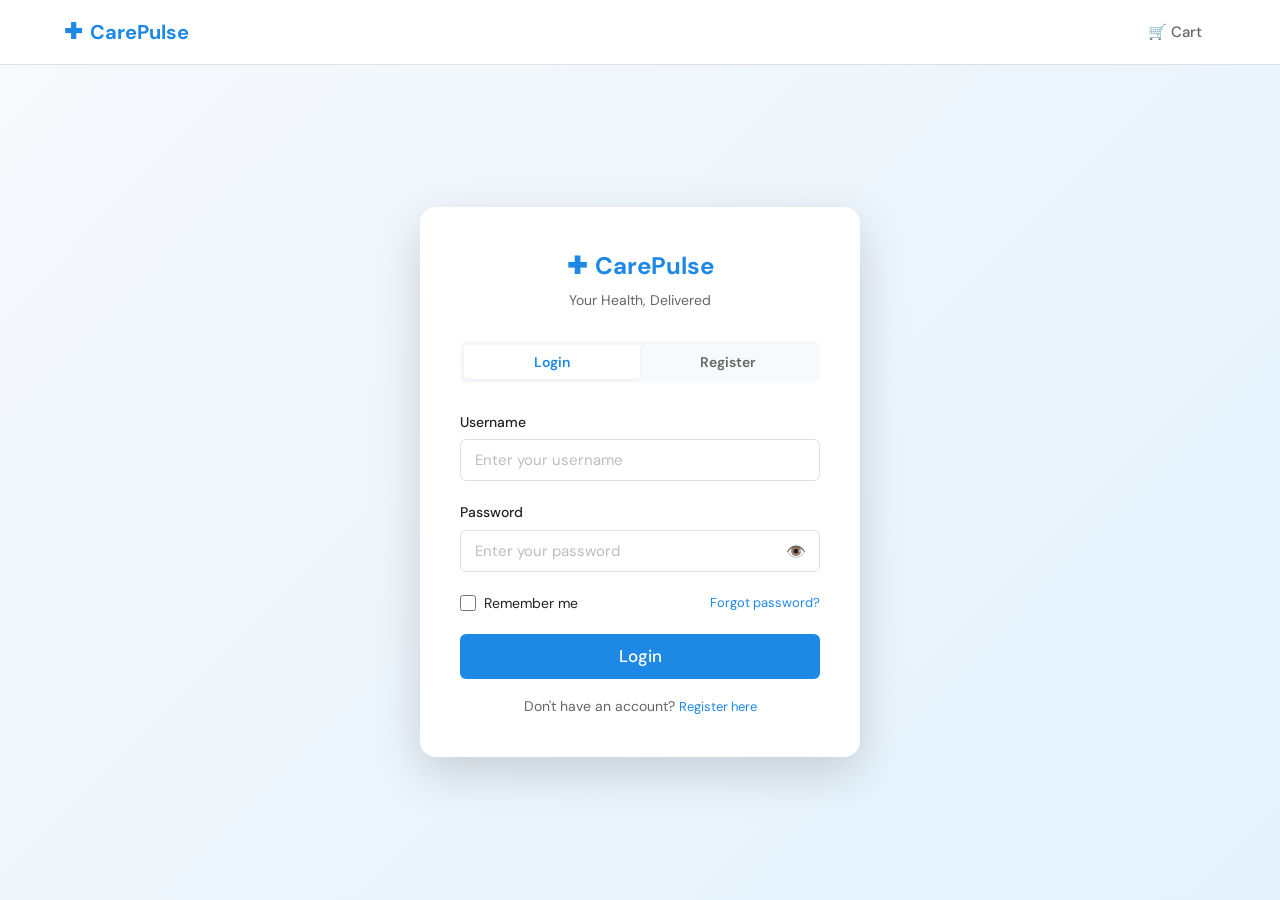
<file: src/main/resources/static/login.html>
<!DOCTYPE html>
<html lang="en">
<head>
    <meta charset="UTF-8">
    <meta name="viewport" content="width=device-width, initial-scale=1.0">
    <title>Login — CarePulse</title>
    <link rel="stylesheet" href="css/style.css">
</head>
<body>

<nav class="navbar" role="navigation" aria-label="Main navigation">
    <div class="container navbar-inner">
        <a href="index.html" class="navbar-brand"><span class="brand-cross" aria-hidden="true">✚</span> CarePulse</a>
        <div class="navbar-actions">
            <a href="cart.html" class="cart-btn">🛒 Cart<span class="cart-badge">0</span></a>
        </div>
    </div>
</nav>

<main class="login-page" id="main-content">
    <div class="auth-card">

        <!-- Logo -->
        <div class="auth-logo">
            <div class="logo-text"><span aria-hidden="true">✚</span> CarePulse</div>
            <p>Your Health, Delivered</p>
        </div>

        <!-- Tabs -->
        <div class="auth-tabs" role="tablist" aria-label="Login or Register">
            <button class="auth-tab active" id="login-tab-btn" onclick="switchAuthTab('login')" role="tab" aria-selected="true" aria-controls="login-panel">Login</button>
            <button class="auth-tab" id="register-tab-btn" onclick="switchAuthTab('register')" role="tab" aria-selected="false" aria-controls="register-panel">Register</button>
        </div>

        <!-- Login Panel -->
        <div id="login-panel" role="tabpanel" aria-labelledby="login-tab-btn">
            <form id="login-form" novalidate>

                <div class="form-group">
                    <label for="login-username">Username</label>
                    <input type="text" class="form-control" id="login-username" placeholder="Enter your username" autocomplete="username" required aria-required="true">
                    <div class="form-error" id="login-username-error"></div>
                </div>

                <div class="form-group">
                    <label for="login-password">Password</label>
                    <div class="password-input-wrap">
                        <input type="password" class="form-control" id="login-password" placeholder="Enter your password" autocomplete="current-password" required aria-required="true">
                        <button type="button" class="show-password-btn" id="login-pw-toggle" aria-label="Toggle password visibility">👁️</button>
                    </div>
                    <div class="form-error" id="login-password-error"></div>
                </div>

                <div style="display:flex;justify-content:space-between;align-items:center;margin-bottom:20px">
                    <div class="checkbox-group">
                        <input type="checkbox" id="remember-me">
                        <label for="remember-me">Remember me</label>
                    </div>
                    <button type="button" class="filter-clear-btn" onclick="showForgotModal()">Forgot password?</button>
                </div>

                <button type="submit" class="btn btn-primary btn-full btn-lg" id="login-submit-btn">Login</button>
            </form>

            <div style="text-align:center;margin-top:16px;font-size:14px;color:var(--text-secondary)">
                Don't have an account? <button class="filter-clear-btn" onclick="switchAuthTab('register')">Register here</button>
            </div>
        </div>

        <!-- Register Panel -->
        <div id="register-panel" style="display:none" role="tabpanel" aria-labelledby="register-tab-btn">
            <form id="register-form" novalidate>

                <div class="form-row">
                    <div class="form-group">
                        <label for="reg-fullname">Full Name <span style="color:var(--error)">*</span></label>
                        <input type="text" class="form-control" id="reg-fullname" placeholder="Priya Perera" autocomplete="name" required>
                        <div class="form-error" id="reg-fullname-error"></div>
                    </div>
                    <div class="form-group">
                        <label for="reg-username">Username <span style="color:var(--error)">*</span></label>
                        <input type="text" class="form-control" id="reg-username" placeholder="priyaperera" autocomplete="username" required>
                        <div class="form-error" id="reg-username-error"></div>
                    </div>
                </div>

                <div class="form-group">
                    <label for="reg-email">Email Address <span style="color:var(--error)">*</span></label>
                    <input type="email" class="form-control" id="reg-email" placeholder="priya@email.com" autocomplete="email" required>
                    <div class="form-error" id="reg-email-error"></div>
                </div>

                <div class="form-group">
                    <label for="reg-phone">Phone Number</label>
                    <input type="tel" class="form-control" id="reg-phone" placeholder="077 123 4567" autocomplete="tel">
                </div>

                <div class="form-row">
                    <div class="form-group">
                        <label for="reg-password">Password <span style="color:var(--error)">*</span></label>
                        <div class="password-input-wrap">
                            <input type="password" class="form-control" id="reg-password" placeholder="Min. 6 characters" autocomplete="new-password" required>
                            <button type="button" class="show-password-btn" onclick="togglePw('reg-password', this)" aria-label="Toggle password">👁️</button>
                        </div>
                        <div class="form-error" id="reg-password-error"></div>
                    </div>
                    <div class="form-group">
                        <label for="reg-confirm-password">Confirm Password <span style="color:var(--error)">*</span></label>
                        <div class="password-input-wrap">
                            <input type="password" class="form-control" id="reg-confirm-password" placeholder="Re-enter password" autocomplete="new-password" required>
                            <button type="button" class="show-password-btn" onclick="togglePw('reg-confirm-password', this)" aria-label="Toggle password">👁️</button>
                        </div>
                        <div class="form-error" id="reg-confirm-error"></div>
                    </div>
                </div>

                <div class="checkbox-group" style="margin-bottom:20px">
                    <input type="checkbox" id="reg-terms" required>
                    <label for="reg-terms">I agree to the <a href="#" onclick="return false">Terms of Service</a> and <a href="#" onclick="return false">Privacy Policy</a></label>
                </div>

                <button type="submit" class="btn btn-primary btn-full btn-lg" id="register-submit-btn">Create Account</button>
            </form>

            <div style="text-align:center;margin-top:16px;font-size:14px;color:var(--text-secondary)">
                Already have an account? <button class="filter-clear-btn" onclick="switchAuthTab('login')">Login here</button>
            </div>
        </div>

    </div>
</main>

<!-- Forgot Password Modal -->
<div class="modal-overlay" id="forgot-modal" role="dialog" aria-modal="true" aria-labelledby="forgot-title">
    <div class="modal">
        <div class="modal-header">
            <h3 id="forgot-title">Forgot Password</h3>
            <button class="modal-close" onclick="document.getElementById('forgot-modal').classList.remove('open')" aria-label="Close">×</button>
        </div>
        <div class="modal-body">
            <div id="forgot-content">
                <p class="text-secondary" style="margin-bottom:16px">Enter your email address and we'll send you a reset link.</p>
                <div class="form-group">
                    <label for="forgot-email">Email Address</label>
                    <input type="email" class="form-control" id="forgot-email" placeholder="priya@email.com">
                </div>
                <button class="btn btn-primary btn-full" onclick="sendResetLink()">Send Reset Link</button>
            </div>
            <div id="forgot-success" style="display:none;text-align:center;padding:16px 0">
                <div style="font-size:40px;margin-bottom:12px">📧</div>
                <h4>Reset link sent!</h4>
                <p class="text-secondary" style="margin-top:8px">Check your inbox for the password reset link. It expires in 30 minutes.</p>
            </div>
        </div>
    </div>
</div>

<script src="js/utils.js"></script>
<script src="js/api.js"></script>
<script src="js/cart.js"></script>
<script src="js/auth.js"></script>
<script>
    // Redirect if already logged in
    document.addEventListener('DOMContentLoaded', () => {
        const user = getCurrentUser();
        if (user) {
            const redirect = getQueryParam('redirect');
            window.location.href = redirect || (user.role === 'ADMIN' ? 'admin.html' : 'index.html');
        }
    });

    function switchAuthTab(tab) {
        const loginBtn = document.getElementById('login-tab-btn');
        const registerBtn = document.getElementById('register-tab-btn');
        const loginPanel = document.getElementById('login-panel');
        const registerPanel = document.getElementById('register-panel');

        if (tab === 'login') {
            loginBtn.classList.add('active'); loginBtn.setAttribute('aria-selected', 'true');
            registerBtn.classList.remove('active'); registerBtn.setAttribute('aria-selected', 'false');
            loginPanel.style.display = 'block';
            registerPanel.style.display = 'none';
        } else {
            registerBtn.classList.add('active'); registerBtn.setAttribute('aria-selected', 'true');
            loginBtn.classList.remove('active'); loginBtn.setAttribute('aria-selected', 'false');
            registerPanel.style.display = 'block';
            loginPanel.style.display = 'none';
        }
    }

    function togglePw(inputId, btn) {
        const input = document.getElementById(inputId);
        if (!input) return;
        input.type = input.type === 'password' ? 'text' : 'password';
        btn.textContent = input.type === 'password' ? '👁️' : '🙈';
    }

    // Login Form
    document.getElementById('login-pw-toggle').onclick = () => togglePw('login-password', document.getElementById('login-pw-toggle'));

    document.getElementById('login-form').addEventListener('submit', async (e) => {
        e.preventDefault();
        const username = document.getElementById('login-username').value.trim();
        const password = document.getElementById('login-password').value;

        // Clear errors
        ['login-username-error', 'login-password-error'].forEach(id => {
            const el = document.getElementById(id);
            if (el) { el.textContent = ''; el.classList.remove('visible'); }
        });

        if (!username) {
            const errEl = document.getElementById('login-username-error');
            if (errEl) { errEl.textContent = 'Username is required'; errEl.classList.add('visible'); }
            document.getElementById('login-username').classList.add('error');
            return;
        }
        if (!password) {
            const errEl = document.getElementById('login-password-error');
            if (errEl) { errEl.textContent = 'Password is required'; errEl.classList.add('visible'); }
            document.getElementById('login-password').classList.add('error');
            return;
        }

        const btn = document.getElementById('login-submit-btn');
        btn.disabled = true;
        btn.innerHTML = '<span class="spinner" style="width:18px;height:18px;border-width:2px"></span> Logging in…';

        try {
            const user = await login(username, password);
            showToast(`Welcome back, ${user.fullName || user.username}! 👋`, 'success');

            const redirect = getQueryParam('redirect');
            setTimeout(() => {
                window.location.href = redirect || (user.role === 'ADMIN' ? 'admin.html' : 'index.html');
            }, 800);
        } catch (err) {
            const errEl = document.getElementById('login-password-error');
            if (errEl) { errEl.textContent = err.message || 'Invalid username or password'; errEl.classList.add('visible'); }
            document.getElementById('login-password').classList.add('error');
            showToast('Login failed: ' + (err.message || 'Invalid credentials'), 'error');
            btn.disabled = false;
            btn.textContent = 'Login';
        }
    });

    // Register Form
    document.getElementById('register-form').addEventListener('submit', async (e) => {
        e.preventDefault();
        let valid = true;

        const clearErr = (errId, inputId) => {
            const errEl = document.getElementById(errId);
            const inputEl = document.getElementById(inputId);
            if (errEl) { errEl.textContent = ''; errEl.classList.remove('visible'); }
            if (inputEl) inputEl.classList.remove('error');
        };

        const showErr = (errId, inputId, msg) => {
            const errEl = document.getElementById(errId);
            const inputEl = document.getElementById(inputId);
            if (errEl) { errEl.textContent = msg; errEl.classList.add('visible'); }
            if (inputEl) inputEl.classList.add('error');
            valid = false;
        };

        ['reg-fullname', 'reg-username', 'reg-email', 'reg-password'].forEach(id => clearErr(id + '-error', id));

        const fullName = document.getElementById('reg-fullname').value.trim();
        const username = document.getElementById('reg-username').value.trim();
        const email = document.getElementById('reg-email').value.trim();
        const phone = document.getElementById('reg-phone').value.trim();
        const password = document.getElementById('reg-password').value;
        const confirmPassword = document.getElementById('reg-confirm-password').value;
        const termsChecked = document.getElementById('reg-terms').checked;

        if (!fullName) showErr('reg-fullname-error', 'reg-fullname', 'Full name is required');
        if (!username || username.length < 3) showErr('reg-username-error', 'reg-username', 'Username must be at least 3 characters');
        if (!email || !isValidEmail(email)) showErr('reg-email-error', 'reg-email', 'Please enter a valid email address');
        if (!isValidPassword(password)) showErr('reg-password-error', 'reg-password', 'Password must be at least 6 characters');
        if (password !== confirmPassword) showErr('reg-confirm-error', 'reg-confirm-password', 'Passwords do not match');
        if (!termsChecked) { showToast('Please accept the Terms of Service', 'warning'); valid = false; }

        if (!valid) return;

        const btn = document.getElementById('register-submit-btn');
        btn.disabled = true;
        btn.innerHTML = '<span class="spinner" style="width:18px;height:18px;border-width:2px"></span> Creating account…';

        try {
            const user = await register({ fullName, username, email, phone, password });
            showToast(`Account created! Welcome, ${user.fullName}! 🎉`, 'success');
            setTimeout(() => { window.location.href = 'index.html'; }, 800);
        } catch (err) {
            showToast('Registration failed: ' + (err.message || 'Please try again'), 'error');
            btn.disabled = false;
            btn.textContent = 'Create Account';
        }
    });

    // Real-time validation
    document.getElementById('reg-email').addEventListener('blur', (e) => {
        if (e.target.value && !isValidEmail(e.target.value)) {
            const err = document.getElementById('reg-email-error');
            if (err) { err.textContent = 'Invalid email format'; err.classList.add('visible'); }
            e.target.classList.add('error');
        }
    });

    document.getElementById('reg-password').addEventListener('input', (e) => {
        const err = document.getElementById('reg-password-error');
        if (e.target.value && e.target.value.length < 6) {
            if (err) { err.textContent = 'Min. 6 characters'; err.classList.add('visible'); }
            e.target.classList.add('error');
        } else {
            if (err) { err.textContent = ''; err.classList.remove('visible'); }
            e.target.classList.remove('error');
        }
    });

    // Forgot password
    function showForgotModal() {
        document.getElementById('forgot-content').style.display = 'block';
        document.getElementById('forgot-success').style.display = 'none';
        document.getElementById('forgot-modal').classList.add('open');
    }

    function sendResetLink() {
        const email = document.getElementById('forgot-email').value.trim();
        if (!email || !isValidEmail(email)) { showToast('Please enter a valid email address', 'warning'); return; }
        setTimeout(() => {
            document.getElementById('forgot-content').style.display = 'none';
            document.getElementById('forgot-success').style.display = 'block';
        }, 800);
    }

    // Close modals on overlay click
    document.querySelectorAll('.modal-overlay').forEach(overlay => {
        overlay.addEventListener('click', (e) => { if (e.target === overlay) overlay.classList.remove('open'); });
    });

    // Check URL tab param
    document.addEventListener('DOMContentLoaded', () => {
        if (getQueryParam('tab') === 'register') switchAuthTab('register');
    });
</script>
</body>
</html>
</file>
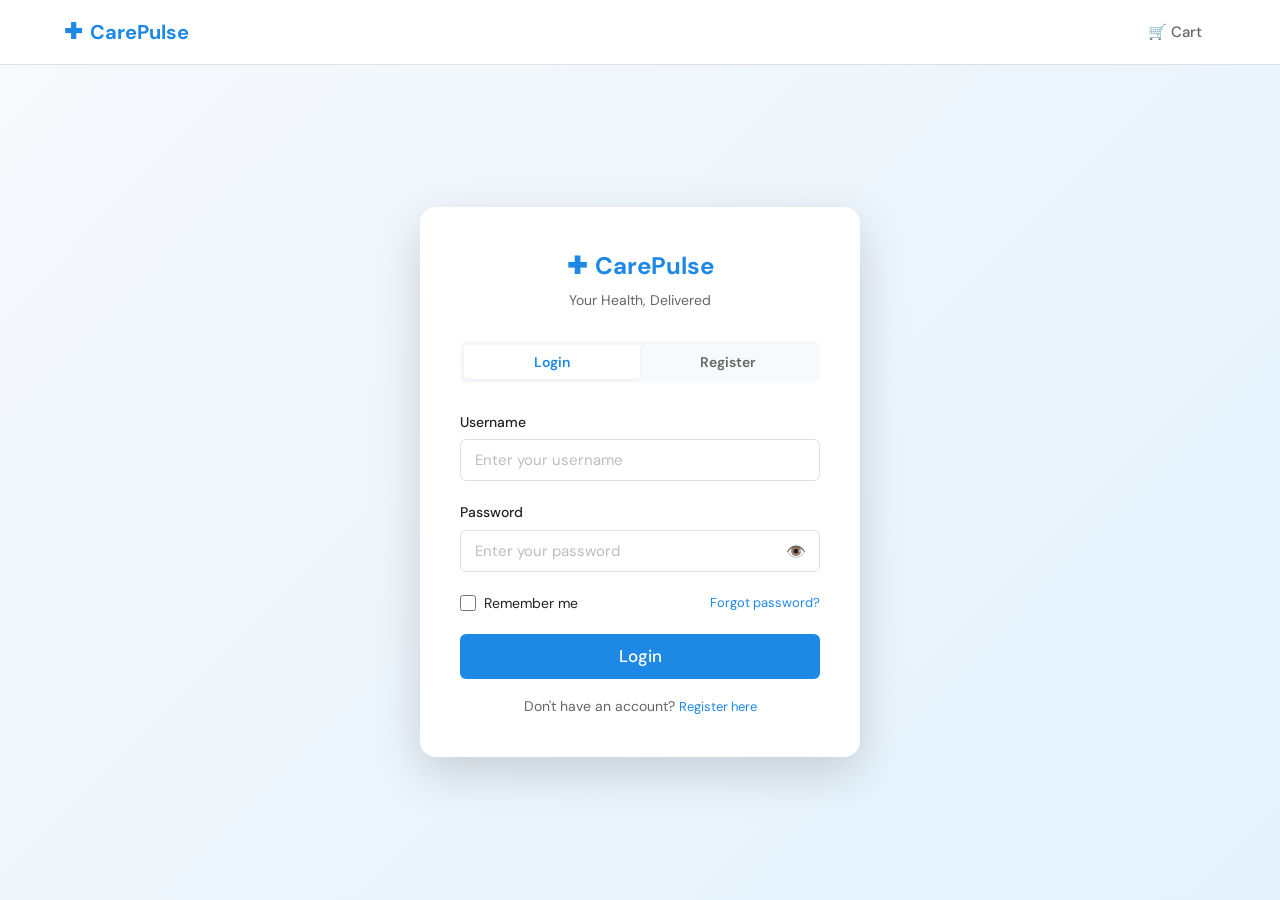
<file: src/main/resources/static/orders.html>
<!DOCTYPE html>
<html lang="en">
<head>
    <meta charset="UTF-8">
    <meta name="viewport" content="width=device-width, initial-scale=1.0">
    <title>My Orders — CarePulse</title>
    <link rel="stylesheet" href="css/style.css">
</head>
<body>

<nav class="navbar" role="navigation" aria-label="Main navigation">
    <div class="container navbar-inner">
        <a href="index.html" class="navbar-brand"><span class="brand-cross" aria-hidden="true">✚</span> CarePulse</a>
        <div class="navbar-nav" role="list">
            <a href="index.html" class="nav-link" role="listitem">Home</a>
            <a href="products.html" class="nav-link" role="listitem">Shop</a>
            <a href="orders.html" class="nav-link active" role="listitem">Orders</a>
            <a href="prescriptions.html" class="nav-link" role="listitem">Prescriptions</a>
        </div>
        <div class="navbar-actions">
            <a href="cart.html" class="cart-btn">🛒 Cart<span class="cart-badge">0</span></a>
            <div id="navbar-auth"></div>
            <button class="hamburger" id="hamburger-btn" aria-label="Toggle menu" aria-expanded="false"><span></span><span></span><span></span></button>
        </div>
    </div>
    <div class="mobile-menu" id="mobile-menu">
        <a href="index.html" class="nav-link">Home</a>
        <a href="products.html" class="nav-link">Shop</a>
        <a href="orders.html" class="nav-link active">Orders</a>
        <a href="prescriptions.html" class="nav-link">Prescriptions</a>
        <a href="cart.html" class="nav-link">🛒 Cart</a>
    </div>
</nav>

<div class="page-header">
    <div class="container">
        <h1>My Orders</h1>
        <p>Track and manage your medicine orders</p>
    </div>
</div>

<main class="orders-page" id="main-content">
    <div class="container">

        <!-- Status Filter Tabs -->
        <div class="status-tabs" role="tablist" aria-label="Filter orders by status">
            <button class="status-tab-btn active" data-status="All" role="tab" aria-selected="true">All</button>
            <button class="status-tab-btn" data-status="PENDING" role="tab" aria-selected="false">Pending</button>
            <button class="status-tab-btn" data-status="CONFIRMED" role="tab" aria-selected="false">Confirmed</button>
            <button class="status-tab-btn" data-status="PROCESSING" role="tab" aria-selected="false">Processing</button>
            <button class="status-tab-btn" data-status="SHIPPED" role="tab" aria-selected="false">Shipped</button>
            <button class="status-tab-btn" data-status="DELIVERED" role="tab" aria-selected="false">Delivered</button>
            <button class="status-tab-btn" data-status="CANCELLED" role="tab" aria-selected="false">Cancelled</button>
        </div>

        <!-- Orders List -->
        <div id="orders-list" aria-live="polite">
            <div style="text-align:center;padding:64px">
                <div class="spinner" style="margin:auto;width:36px;height:36px;border-width:3px"></div>
                <p class="text-secondary" style="margin-top:16px">Loading your orders…</p>
            </div>
        </div>

    </div>
</main>

<footer class="footer" role="contentinfo">
    <div class="container">
        <div class="footer-bottom" style="border-top:none;padding-top:0">
            <div class="footer-brand"><span aria-hidden="true">✚</span> CarePulse</div>
            <span style="color:rgba(255,255,255,0.5)">© 2025 CarePulse. All rights reserved.</span>
        </div>
    </div>
</footer>

<script src="js/utils.js"></script>
<script src="js/api.js"></script>
<script src="js/cart.js"></script>
<script src="js/auth.js"></script>
<script src="js/app.js"></script>
<script>
    document.addEventListener('DOMContentLoaded', initOrdersPage);
</script>
</body>
</html>
</file>
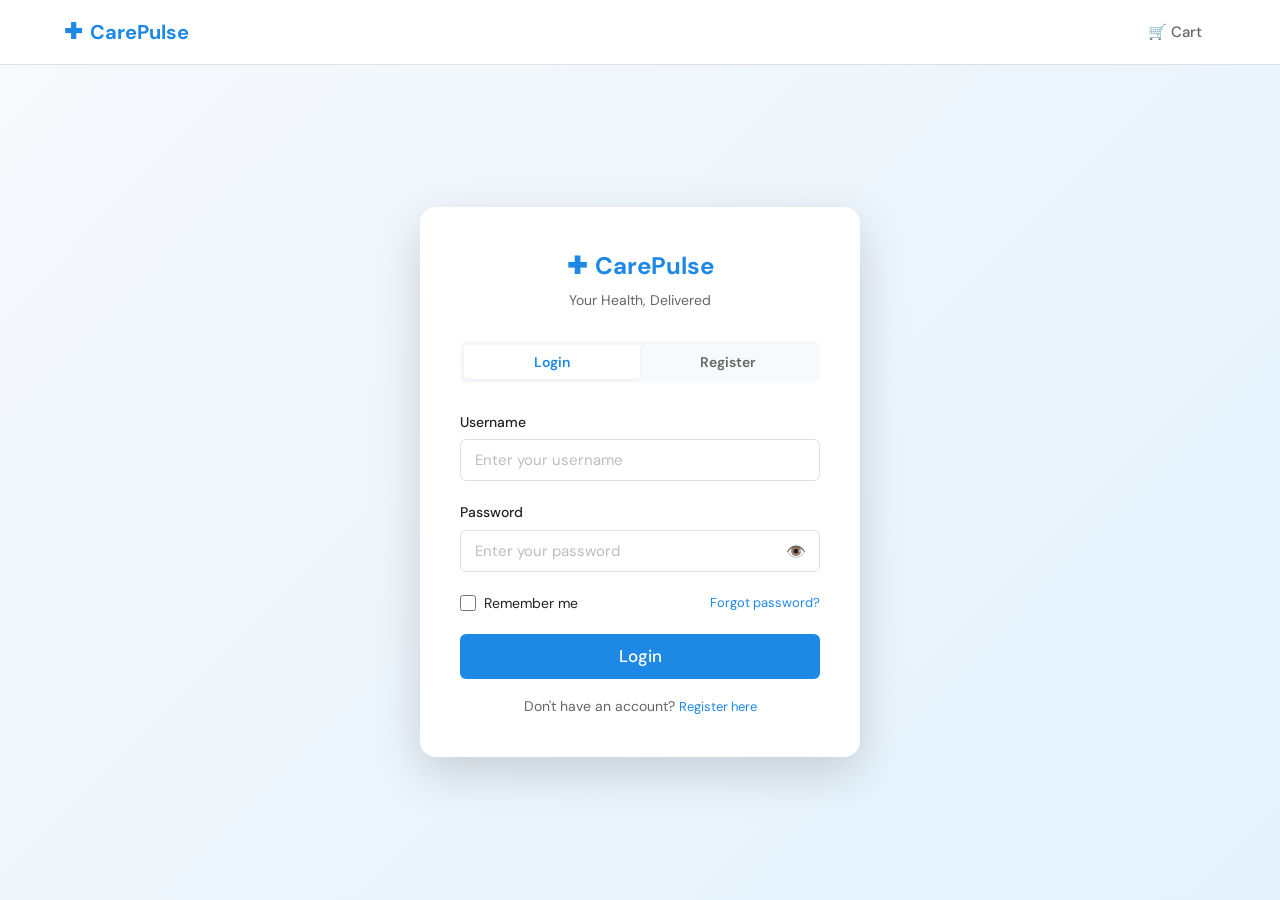
<file: src/main/resources/static/prescriptions.html>
<!DOCTYPE html>
<html lang="en">
<head>
    <meta charset="UTF-8">
    <meta name="viewport" content="width=device-width, initial-scale=1.0">
    <title>My Prescriptions — CarePulse</title>
    <link rel="stylesheet" href="css/style.css">
</head>
<body>

<nav class="navbar" role="navigation" aria-label="Main navigation">
    <div class="container navbar-inner">
        <a href="index.html" class="navbar-brand"><span class="brand-cross" aria-hidden="true">✚</span> CarePulse</a>
        <div class="navbar-nav" role="list">
            <a href="index.html" class="nav-link" role="listitem">Home</a>
            <a href="products.html" class="nav-link" role="listitem">Shop</a>
            <a href="orders.html" class="nav-link" role="listitem">Orders</a>
            <a href="prescriptions.html" class="nav-link active" role="listitem">Prescriptions</a>
        </div>
        <div class="navbar-actions">
            <a href="cart.html" class="cart-btn">🛒 Cart<span class="cart-badge">0</span></a>
            <div id="navbar-auth"></div>
            <button class="hamburger" id="hamburger-btn" aria-label="Toggle menu" aria-expanded="false"><span></span><span></span><span></span></button>
        </div>
    </div>
    <div class="mobile-menu" id="mobile-menu">
        <a href="index.html" class="nav-link">Home</a>
        <a href="products.html" class="nav-link">Shop</a>
        <a href="orders.html" class="nav-link">Orders</a>
        <a href="prescriptions.html" class="nav-link active">Prescriptions</a>
        <a href="cart.html" class="nav-link">🛒 Cart</a>
    </div>
</nav>

<div class="page-header">
    <div class="container">
        <h1>📋 Prescription Management</h1>
        <p>Upload and manage your doctor's prescriptions</p>
    </div>
</div>

<main class="prescriptions-page" id="main-content">
    <div class="container">

        <!-- Info Banner -->
        <div class="info-banner" role="note">
            <span aria-hidden="true">ℹ️</span>
            <span>Prescriptions are reviewed within <strong>24 hours</strong> by our licensed pharmacist. You will receive a notification once approved.</span>
        </div>

        <div style="display:grid;grid-template-columns:1fr 1fr;gap:32px;align-items:start" class="prescriptions-grid">

            <!-- Upload Form -->
            <div class="card">
                <div class="card-header"><h3>Upload New Prescription</h3></div>
                <div class="card-body">
                    <form id="prescription-form" novalidate>
                        <div class="form-group">
                            <label for="rx-medicine-select">Medicine <span style="color:var(--error)">*</span></label>
                            <select class="form-control" id="rx-medicine-select" required aria-required="true">
                                <option value="">Loading medicines…</option>
                            </select>
                        </div>
                        <div class="form-row">
                            <div class="form-group">
                                <label for="rx-doctor">Doctor's Name <span style="color:var(--error)">*</span></label>
                                <input type="text" class="form-control" id="rx-doctor" placeholder="Dr. Ranjith Fernando" required>
                            </div>
                            <div class="form-group">
                                <label for="rx-hospital">Hospital / Clinic</label>
                                <input type="text" class="form-control" id="rx-hospital" placeholder="National Hospital Colombo">
                            </div>
                        </div>
                        <div class="form-row">
                            <div class="form-group">
                                <label for="rx-issue-date">Issue Date <span style="color:var(--error)">*</span></label>
                                <input type="date" class="form-control" id="rx-issue-date" required>
                            </div>
                            <div class="form-group">
                                <label for="rx-expiry-date">Expiry Date</label>
                                <input type="date" class="form-control" id="rx-expiry-date">
                            </div>
                        </div>

                        <!-- Drag & Drop Zone -->
                        <div class="form-group">
                            <label>Prescription File <span style="color:var(--error)">*</span></label>
                            <div class="upload-zone" id="upload-zone" role="button" tabindex="0" aria-label="Click or drag to upload prescription"
                                 onkeydown="if(event.key==='Enter'||event.key===' ')document.getElementById('rx-file-input').click()">
                                <div class="upload-icon" aria-hidden="true">📎</div>
                                <strong>Click to upload</strong> or drag &amp; drop
                                <p>Accepted: JPG, PNG, PDF · Max 10MB</p>
                            </div>
                            <input type="file" id="rx-file-input" accept="image/jpeg,image/png,application/pdf" class="sr-only" aria-label="Upload prescription file">
                            <div class="upload-preview" id="upload-preview" aria-live="polite">
                                <span aria-hidden="true">✅</span>
                                <span id="preview-filename"></span>
                            </div>
                        </div>

                        <button type="submit" class="btn btn-primary btn-full btn-lg">📤 Upload Prescription</button>
                    </form>
                </div>
            </div>

            <!-- My Prescriptions -->
            <div>
                <div style="display:flex;justify-content:space-between;align-items:center;margin-bottom:16px">
                    <h2 style="font-size:20px">My Prescriptions</h2>
                </div>
                <div id="prescriptions-list" aria-live="polite">
                    <div style="text-align:center;padding:48px">
                        <div class="spinner" style="margin:auto"></div>
                    </div>
                </div>
            </div>
        </div>

        <!-- Status Guide -->
        <div class="card" style="margin-top:32px">
            <div class="card-header"><h3>Prescription Status Guide</h3></div>
            <div class="card-body">
                <div style="display:grid;grid-template-columns:repeat(3,1fr);gap:20px">
                    <div style="display:flex;align-items:flex-start;gap:12px">
                        <span class="badge badge-warning" style="flex-shrink:0;margin-top:2px">PENDING</span>
                        <div>
                            <div style="font-weight:600;margin-bottom:4px">Under Review</div>
                            <div class="text-secondary text-sm">Your prescription has been submitted and is being reviewed by our pharmacist.</div>
                        </div>
                    </div>
                    <div style="display:flex;align-items:flex-start;gap:12px">
                        <span class="badge badge-success" style="flex-shrink:0;margin-top:2px">APPROVED</span>
                        <div>
                            <div style="font-weight:600;margin-bottom:4px">Approved</div>
                            <div class="text-secondary text-sm">Your prescription is valid. You can now order the prescribed medicine.</div>
                        </div>
                    </div>
                    <div style="display:flex;align-items:flex-start;gap:12px">
                        <span class="badge badge-error" style="flex-shrink:0;margin-top:2px">REJECTED</span>
                        <div>
                            <div style="font-weight:600;margin-bottom:4px">Rejected</div>
                            <div class="text-secondary text-sm">The prescription could not be verified. Please check the notes and re-upload.</div>
                        </div>
                    </div>
                </div>
            </div>
        </div>

    </div>
</main>

<footer class="footer" role="contentinfo">
    <div class="container">
        <div class="footer-bottom" style="border-top:none;padding-top:0">
            <div class="footer-brand"><span aria-hidden="true">✚</span> CarePulse</div>
            <span style="color:rgba(255,255,255,0.5)">© 2025 CarePulse. All rights reserved.</span>
        </div>
    </div>
</footer>

<script src="js/utils.js"></script>
<script src="js/api.js"></script>
<script src="js/cart.js"></script>
<script src="js/auth.js"></script>
<script src="js/app.js"></script>
<script>
    document.addEventListener('DOMContentLoaded', initPrescriptionsPage);

    // Responsive grid
    function adjustGrid() {
        const grid = document.querySelector('.prescriptions-grid');
        if (!grid) return;
        grid.style.gridTemplateColumns = window.innerWidth < 768 ? '1fr' : '1fr 1fr';
    }
    window.addEventListener('resize', adjustGrid);
    adjustGrid();
</script>
</body>
</html>
</file>
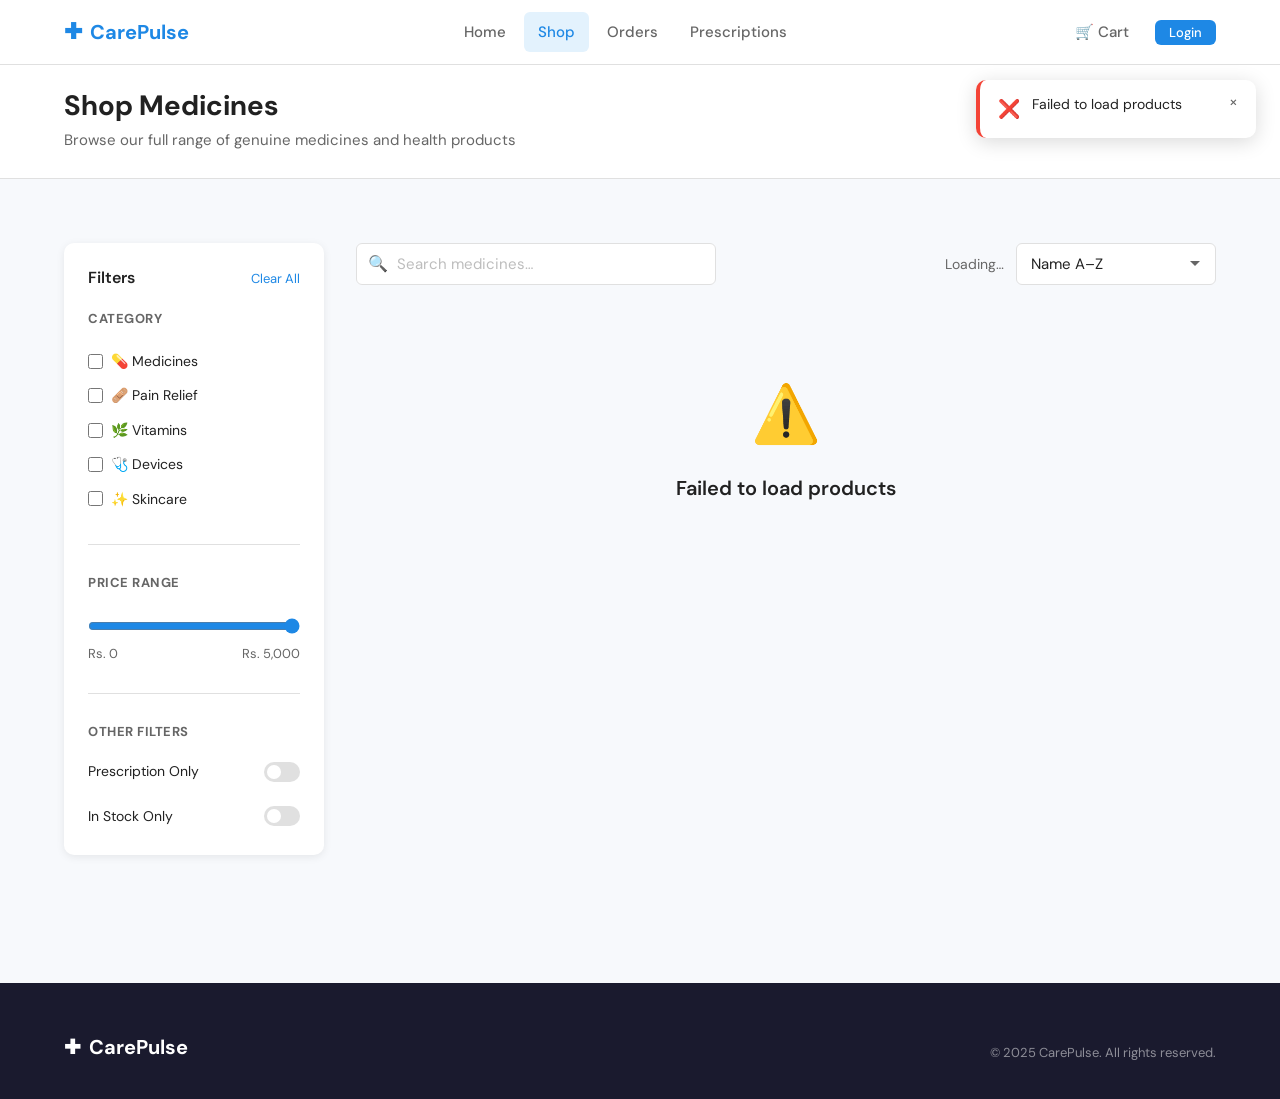
<file: src/main/resources/static/product.html>
<!DOCTYPE html>
<html lang="en">
<head>
    <meta charset="UTF-8">
    <meta name="viewport" content="width=device-width, initial-scale=1.0">
    <title>Product Detail — CarePulse</title>
    <link rel="stylesheet" href="css/style.css">
</head>
<body>

<nav class="navbar" role="navigation" aria-label="Main navigation">
    <div class="container navbar-inner">
        <a href="index.html" class="navbar-brand"><span class="brand-cross" aria-hidden="true">✚</span> CarePulse</a>
        <div class="navbar-nav" role="list">
            <a href="index.html" class="nav-link" role="listitem">Home</a>
            <a href="products.html" class="nav-link active" role="listitem">Shop</a>
            <a href="orders.html" class="nav-link" role="listitem">Orders</a>
            <a href="prescriptions.html" class="nav-link" role="listitem">Prescriptions</a>
        </div>
        <div class="navbar-actions">
            <a href="cart.html" class="cart-btn" aria-label="Shopping cart">🛒 Cart<span class="cart-badge">0</span></a>
            <div id="navbar-auth"></div>
            <button class="hamburger" id="hamburger-btn" aria-label="Toggle menu" aria-expanded="false"><span></span><span></span><span></span></button>
        </div>
    </div>
    <div class="mobile-menu" id="mobile-menu">
        <a href="index.html" class="nav-link">Home</a>
        <a href="products.html" class="nav-link">Shop</a>
        <a href="orders.html" class="nav-link">Orders</a>
        <a href="prescriptions.html" class="nav-link">Prescriptions</a>
        <a href="cart.html" class="nav-link">🛒 Cart</a>
    </div>
</nav>

<main class="product-detail-page" id="main-content">
    <div class="container">

        <!-- Spinner -->
        <div id="product-spinner" style="display:none;justify-content:center;padding:64px">
            <div class="spinner" style="width:40px;height:40px;border-width:4px"></div>
        </div>

        <!-- Breadcrumb -->
        <nav class="breadcrumb" aria-label="Breadcrumb">
            <a href="index.html">Home</a>
            <span class="breadcrumb-sep" aria-hidden="true">›</span>
            <a href="products.html">Shop</a>
            <span class="breadcrumb-sep" aria-hidden="true">›</span>
            <span id="product-breadcrumb-name" aria-current="page">Loading…</span>
        </nav>

        <!-- Product Detail Layout -->
        <div class="product-detail-layout">

            <!-- Image -->
            <div class="product-detail-image">
                <img id="product-detail-img" src="" alt="Product image" loading="eager">
            </div>

            <!-- Info Panel -->
            <div class="product-detail-info">
                <div class="product-detail-tags">
                    <span class="badge badge-primary" id="product-category-badge"></span>
                    <span class="badge badge-rx" id="product-rx-badge" style="display:none">Rx Required</span>
                </div>

                <h1 class="product-detail-name" id="product-name">Loading…</h1>
                <p class="product-detail-manufacturer" id="product-manufacturer"></p>

                <!-- Rx Warning -->
                <div class="rx-warning" id="product-rx-warning" style="display:none" role="alert">
                    <span aria-hidden="true">⚠️</span>
                    <div>
                        <strong>Prescription Required</strong><br>
                        Please <a href="prescriptions.html">upload a valid prescription</a> before ordering this medicine.
                    </div>
                </div>

                <div class="product-detail-price" id="product-price" aria-label="Price"></div>

                <div id="product-rating" aria-label="Rating"></div>

                <div style="display:flex;align-items:center;gap:12px;flex-wrap:wrap">
                    <span id="product-stock" aria-label="Stock status"></span>
                    <div class="expiry-info">
                        <span aria-hidden="true">📅</span>
                        <span>Expires: <span id="product-expiry"></span></span>
                    </div>
                </div>

                <!-- Quantity -->
                <div>
                    <label style="font-size:14px;font-weight:500;display:block;margin-bottom:8px" for="qty-input">Quantity</label>
                    <div class="quantity-control">
                        <button class="qty-btn" id="qty-decrease" aria-label="Decrease quantity">−</button>
                        <input class="qty-input" type="number" id="qty-input" value="1" min="1" aria-label="Quantity">
                        <button class="qty-btn" id="qty-increase" aria-label="Increase quantity">+</button>
                    </div>
                </div>

                <!-- Actions -->
                <div class="product-actions">
                    <button class="btn btn-primary btn-lg" id="add-to-cart-btn"
                            onclick="if(_currentProduct){addToCart(_currentProduct,_qty);showToast(_currentProduct.name+' added to cart','success')}">
                        🛒 Add to Cart
                    </button>
                    <button class="btn btn-secondary btn-lg" id="buy-now-btn"
                            onclick="if(_currentProduct){addToCart(_currentProduct,_qty);window.location='cart.html'}">
                        ⚡ Buy Now
                    </button>
                </div>

                <!-- Upload Rx Link -->
                <a href="prescriptions.html" class="btn btn-ghost" id="upload-rx-link" style="display:none;width:fit-content">
                    📋 Upload Prescription
                </a>

                <!-- Info Box -->
                <div style="background:var(--background);border-radius:var(--radius-sm);padding:14px 16px;font-size:13px;color:var(--text-secondary)">
                    <div style="margin-bottom:6px">🚚 <strong>Free delivery</strong> on orders over Rs. 2,000</div>
                    <div style="margin-bottom:6px">✅ <strong>Genuine medicines</strong> sourced from licensed manufacturers</div>
                    <div>🔒 <strong>Secure payment</strong> — all transactions encrypted</div>
                </div>
            </div>
        </div>

        <!-- Tabs: Description | Reviews -->
        <div style="margin-top:48px" class="card">
            <div class="card-header" style="padding:0">
                <div class="tabs" role="tablist" aria-label="Product information tabs">
                    <button class="tab-btn active" data-panel="tab-description" role="tab" aria-selected="true" id="tab-desc-btn">Description</button>
                    <button class="tab-btn" data-panel="tab-reviews" role="tab" aria-selected="false" id="tab-rev-btn">Reviews</button>
                </div>
            </div>

            <!-- Description Panel -->
            <div class="tab-panel active card-body" id="tab-description" role="tabpanel" aria-labelledby="tab-desc-btn">
                <p id="product-description" style="line-height:1.8"></p>
            </div>

            <!-- Reviews Panel -->
            <div class="tab-panel card-body" id="tab-reviews" role="tabpanel" aria-labelledby="tab-rev-btn">
                <div id="rating-summary" aria-label="Rating summary"></div>
                <div id="reviews-list" aria-live="polite"></div>

                <!-- Write a Review -->
                <div class="write-review-form" id="write-review-section" style="display:none">
                    <h4>Write a Review</h4>
                    <form id="review-form">
                        <div style="margin-bottom:14px">
                            <label style="font-size:14px;font-weight:500;display:block;margin-bottom:8px">Your Rating</label>
                            <div class="star-rating-input" role="group" aria-label="Select rating">
                                <span role="button" tabindex="0" aria-label="1 star" onkeydown="if(event.key==='Enter')this.click()">★</span>
                                <span role="button" tabindex="0" aria-label="2 stars" onkeydown="if(event.key==='Enter')this.click()">★</span>
                                <span role="button" tabindex="0" aria-label="3 stars" onkeydown="if(event.key==='Enter')this.click()">★</span>
                                <span role="button" tabindex="0" aria-label="4 stars" onkeydown="if(event.key==='Enter')this.click()">★</span>
                                <span role="button" tabindex="0" aria-label="5 stars" onkeydown="if(event.key==='Enter')this.click()">★</span>
                            </div>
                            <input type="hidden" id="review-rating-value" value="0">
                        </div>
                        <div class="form-group">
                            <label for="review-comment">Your Review</label>
                            <textarea class="form-control" id="review-comment" placeholder="Share your experience with this product…" rows="4" required></textarea>
                        </div>
                        <button type="submit" class="btn btn-primary">Submit Review</button>
                    </form>
                </div>

                <div id="review-login-prompt" style="display:none;padding:20px;background:var(--background);border-radius:var(--radius-md);text-align:center">
                    <p class="text-secondary" style="margin-bottom:12px">Please log in to write a review.</p>
                    <a href="login.html" class="btn btn-primary btn-sm">Login to Review</a>
                </div>
            </div>
        </div>

    </div>
</main>

<footer class="footer" role="contentinfo">
    <div class="container">
        <div class="footer-bottom" style="border-top:none;padding-top:0">
            <div class="footer-brand"><span aria-hidden="true">✚</span> CarePulse</div>
            <span style="color:rgba(255,255,255,0.5)">© 2025 CarePulse. All rights reserved.</span>
        </div>
    </div>
</footer>

<script src="js/utils.js"></script>
<script src="js/api.js"></script>
<script src="js/cart.js"></script>
<script src="js/auth.js"></script>
<script src="js/app.js"></script>
<script>
    document.addEventListener('DOMContentLoaded', () => {
        initProductPage();
        initQtyControls();
        initProductTabs();
        initReviewForm();
    });
</script>
</body>
</html>
</file>
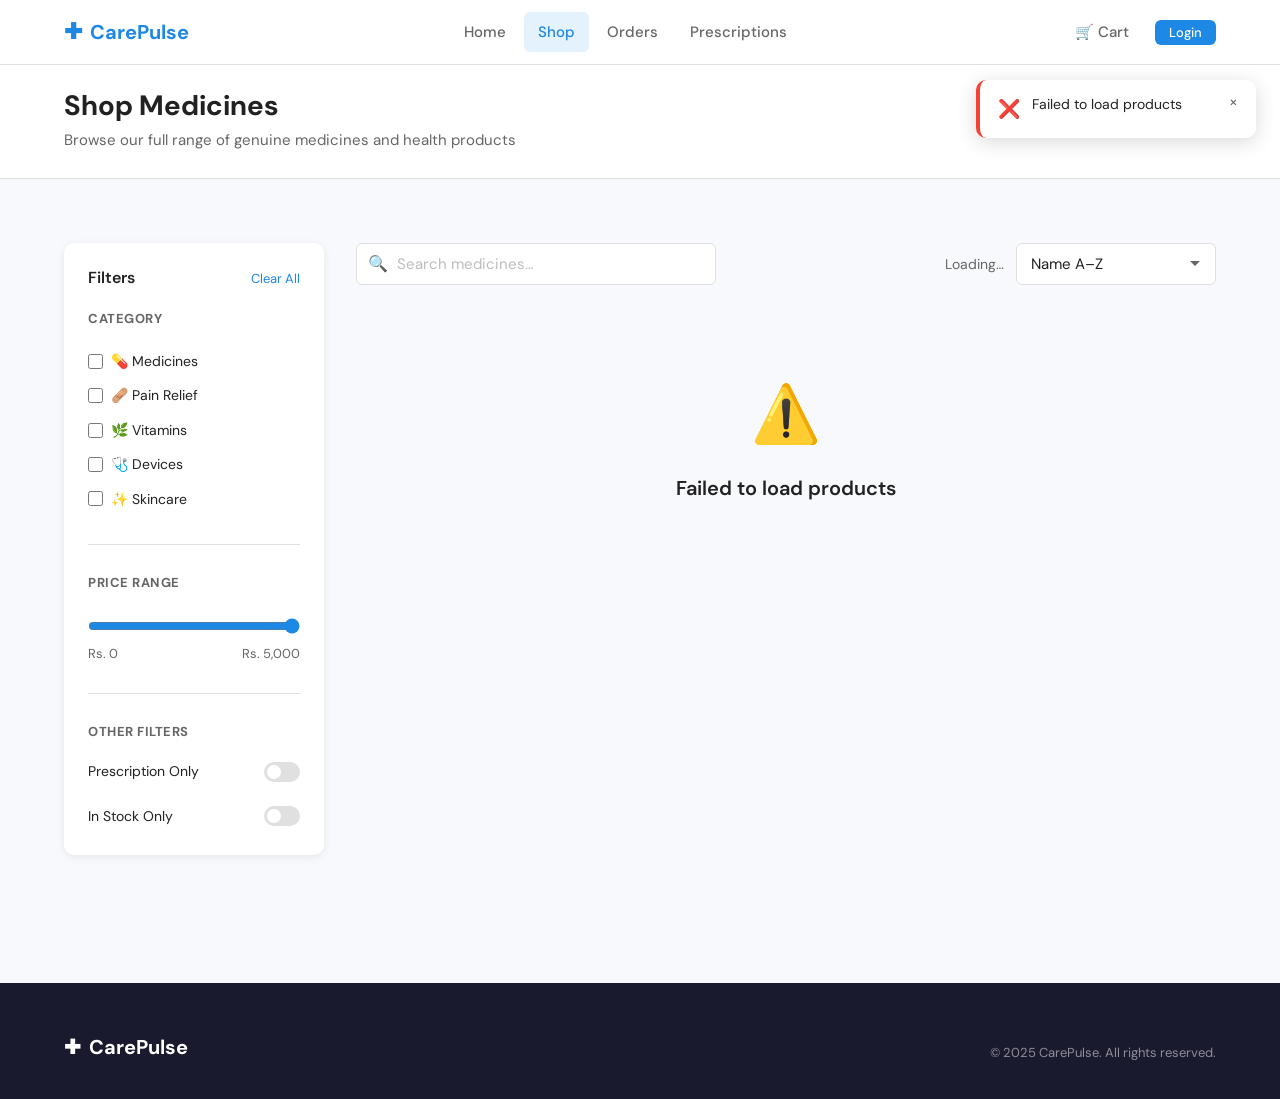
<file: src/main/resources/static/products.html>
<!DOCTYPE html>
<html lang="en">
<head>
    <meta charset="UTF-8">
    <meta name="viewport" content="width=device-width, initial-scale=1.0">
    <title>Shop Medicines — CarePulse</title>
    <meta name="description" content="Browse genuine medicines, vitamins, devices and skincare products at CarePulse.">
    <link rel="stylesheet" href="css/style.css">
</head>
<body>

<!-- ── Navbar ───────────────────────────────────────────────── -->
<nav class="navbar" role="navigation" aria-label="Main navigation">
    <div class="container navbar-inner">
        <a href="index.html" class="navbar-brand"><span class="brand-cross" aria-hidden="true">✚</span> CarePulse</a>
        <div class="navbar-nav" role="list">
            <a href="index.html" class="nav-link" role="listitem">Home</a>
            <a href="products.html" class="nav-link active" role="listitem">Shop</a>
            <a href="orders.html" class="nav-link" role="listitem">Orders</a>
            <a href="prescriptions.html" class="nav-link" role="listitem">Prescriptions</a>
        </div>
        <div class="navbar-actions">
            <a href="cart.html" class="cart-btn" aria-label="Shopping cart">🛒 Cart<span class="cart-badge">0</span></a>
            <div id="navbar-auth"></div>
            <button class="hamburger" id="hamburger-btn" aria-label="Toggle menu" aria-expanded="false"><span></span><span></span><span></span></button>
        </div>
    </div>
    <div class="mobile-menu" id="mobile-menu" role="list">
        <a href="index.html" class="nav-link" role="listitem">Home</a>
        <a href="products.html" class="nav-link active" role="listitem">Shop</a>
        <a href="orders.html" class="nav-link" role="listitem">Orders</a>
        <a href="prescriptions.html" class="nav-link" role="listitem">Prescriptions</a>
        <a href="cart.html" class="nav-link" role="listitem">🛒 Cart</a>
    </div>
</nav>

<!-- ── Page Header ──────────────────────────────────────────── -->
<div class="page-header">
    <div class="container">
        <h1>Shop Medicines</h1>
        <p>Browse our full range of genuine medicines and health products</p>
    </div>
</div>

<!-- ── Products Page ─────────────────────────────────────────── -->
<main class="products-page" id="main-content">
    <div class="container">
        <div class="products-layout">

            <!-- Sidebar Filters -->
            <aside class="sidebar" aria-label="Product filters">
                <div style="display:flex;justify-content:space-between;align-items:center;margin-bottom:20px">
                    <h3 style="font-size:16px">Filters</h3>
                    <button class="filter-clear-btn" id="clear-filters-btn" aria-label="Clear all filters">Clear All</button>
                </div>

                <!-- Category -->
                <div class="sidebar-section">
                    <div class="sidebar-title">Category</div>
                    <div class="filter-option">
                        <input type="checkbox" class="category-filter-checkbox" id="cat-medicines" value="Medicines">
                        <label for="cat-medicines">💊 Medicines</label>
                    </div>
                    <div class="filter-option">
                        <input type="checkbox" class="category-filter-checkbox" id="cat-pain" value="Pain Relief">
                        <label for="cat-pain">🩹 Pain Relief</label>
                    </div>
                    <div class="filter-option">
                        <input type="checkbox" class="category-filter-checkbox" id="cat-vitamins" value="Vitamins">
                        <label for="cat-vitamins">🌿 Vitamins</label>
                    </div>
                    <div class="filter-option">
                        <input type="checkbox" class="category-filter-checkbox" id="cat-devices" value="Devices">
                        <label for="cat-devices">🩺 Devices</label>
                    </div>
                    <div class="filter-option">
                        <input type="checkbox" class="category-filter-checkbox" id="cat-skincare" value="Skincare">
                        <label for="cat-skincare">✨ Skincare</label>
                    </div>
                </div>

                <!-- Price Range -->
                <div class="sidebar-section">
                    <div class="sidebar-title">Price Range</div>
                    <input type="range" class="price-slider" id="price-slider" min="0" max="5000" value="5000" step="50" aria-label="Maximum price">
                    <div class="price-range-labels">
                        <span>Rs. 0</span>
                        <span id="price-max-label">Rs. 5,000</span>
                    </div>
                </div>

                <!-- Toggles -->
                <div class="sidebar-section">
                    <div class="sidebar-title">Other Filters</div>
                    <div class="toggle-filter" style="margin-bottom:14px">
                        <label for="filter-rx">Prescription Only</label>
                        <label class="toggle-switch">
                            <input type="checkbox" id="filter-rx">
                            <span class="toggle-slider"></span>
                        </label>
                    </div>
                    <div class="toggle-filter">
                        <label for="filter-instock">In Stock Only</label>
                        <label class="toggle-switch">
                            <input type="checkbox" id="filter-instock">
                            <span class="toggle-slider"></span>
                        </label>
                    </div>
                </div>
            </aside>

            <!-- Products Main Area -->
            <div>
                <!-- Top Bar -->
                <div class="products-main-header">
                    <div class="products-search-bar">
                        <div class="search-input-wrap">
                            <span class="search-icon" aria-hidden="true">🔍</span>
                            <input type="text" class="form-control" id="products-search" placeholder="Search medicines…" aria-label="Search medicines">
                        </div>
                    </div>
                    <div style="display:flex;align-items:center;gap:12px">
                        <span class="results-count" id="results-count" aria-live="polite">Loading…</span>
                        <select class="form-control sort-select" id="products-sort" aria-label="Sort products">
                            <option value="name_az">Name A–Z</option>
                            <option value="price_asc">Price: Low → High</option>
                            <option value="price_desc">Price: High → Low</option>
                            <option value="rating">Highest Rated</option>
                        </select>
                    </div>
                </div>

                <!-- Product Grid -->
                <div class="products-grid" id="products-grid" aria-live="polite" aria-busy="true">
                    <!-- Products injected by JS -->
                </div>

                <!-- Pagination -->
                <nav class="pagination" id="pagination" aria-label="Product pages"></nav>
            </div>
        </div>
    </div>
</main>

<!-- ── Footer ────────────────────────────────────────────────── -->
<footer class="footer" role="contentinfo">
    <div class="container">
        <div class="footer-bottom" style="border-top:none;padding-top:0">
            <div class="footer-brand"><span aria-hidden="true">✚</span> CarePulse</div>
            <span style="color:rgba(255,255,255,0.5)">© 2025 CarePulse. All rights reserved.</span>
        </div>
    </div>
</footer>

<script src="js/utils.js"></script>
<script src="js/api.js"></script>
<script src="js/cart.js"></script>
<script src="js/auth.js"></script>
<script src="js/app.js"></script>
<script>
    document.addEventListener('DOMContentLoaded', initProductsPage);
</script>
</body>
</html>
</file>
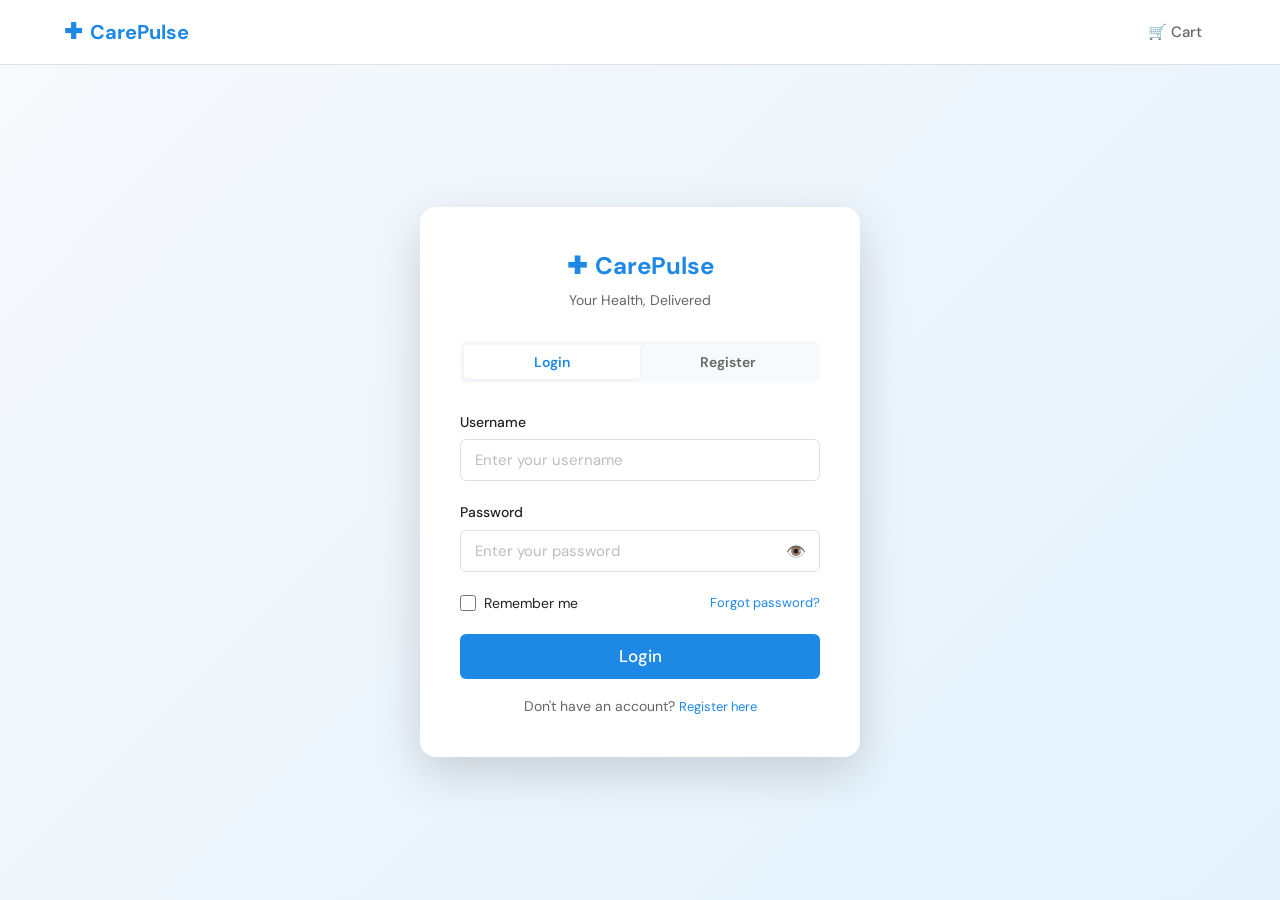
<file: src/main/resources/static/profile.html>
<!DOCTYPE html>
<html lang="en">
<head>
    <meta charset="UTF-8">
    <meta name="viewport" content="width=device-width, initial-scale=1.0">
    <title>My Profile — CarePulse</title>
    <link rel="stylesheet" href="css/style.css">
</head>
<body>

<nav class="navbar" role="navigation" aria-label="Main navigation">
    <div class="container navbar-inner">
        <a href="index.html" class="navbar-brand"><span class="brand-cross" aria-hidden="true">✚</span> CarePulse</a>
        <div class="navbar-nav" role="list">
            <a href="index.html" class="nav-link" role="listitem">Home</a>
            <a href="products.html" class="nav-link" role="listitem">Shop</a>
            <a href="orders.html" class="nav-link" role="listitem">Orders</a>
            <a href="prescriptions.html" class="nav-link" role="listitem">Prescriptions</a>
        </div>
        <div class="navbar-actions">
            <a href="cart.html" class="cart-btn">🛒 Cart<span class="cart-badge">0</span></a>
            <div id="navbar-auth"></div>
            <button class="hamburger" id="hamburger-btn" aria-label="Toggle menu" aria-expanded="false"><span></span><span></span><span></span></button>
        </div>
    </div>
    <div class="mobile-menu" id="mobile-menu">
        <a href="index.html" class="nav-link">Home</a>
        <a href="products.html" class="nav-link">Shop</a>
        <a href="orders.html" class="nav-link">Orders</a>
        <a href="prescriptions.html" class="nav-link">Prescriptions</a>
    </div>
</nav>

<div class="page-header">
    <div class="container">
        <h1>My Profile</h1>
        <p>Manage your account, addresses, and preferences</p>
    </div>
</div>

<main class="profile-page" id="main-content">
    <div class="container">

        <!-- Stats Cards -->
        <div class="stat-cards-row" style="margin-bottom:32px">
            <div class="stat-card">
                <span class="stat-value" id="stat-orders">—</span>
                <div class="stat-label">Total Orders</div>
            </div>
            <div class="stat-card">
                <span class="stat-value" id="stat-spent" style="font-size:18px">—</span>
                <div class="stat-label">Total Spent</div>
            </div>
            <div class="stat-card">
                <span class="stat-value" id="stat-rx">—</span>
                <div class="stat-label">Prescriptions</div>
            </div>
        </div>

        <div class="profile-layout">

            <!-- Sidebar -->
            <div class="profile-sidebar">
                <div class="profile-avatar-lg" id="profile-avatar" aria-hidden="true">?</div>
                <div class="profile-name" id="profile-username-display">Loading…</div>
                <div class="profile-email" id="profile-email-display"></div>
                <span class="badge" id="profile-role-badge">CUSTOMER</span>
                <div style="margin-top:24px;display:flex;flex-direction:column;gap:8px;width:100%">
                    <a href="orders.html" class="btn btn-ghost btn-full">📦 My Orders</a>
                    <a href="prescriptions.html" class="btn btn-ghost btn-full">📋 Prescriptions</a>
                    <button onclick="logout()" class="btn btn-ghost btn-full" style="color:var(--error)">🚪 Logout</button>
                </div>
            </div>

            <!-- Main Content -->
            <div style="display:flex;flex-direction:column;gap:24px">

                <!-- Profile Info Form -->
                <div class="card">
                    <div class="card-header"><h3>Personal Information</h3></div>
                    <div class="card-body">
                        <form id="profile-form" novalidate>
                            <div class="form-row">
                                <div class="form-group">
                                    <label for="profile-fullname">Full Name</label>
                                    <input type="text" class="form-control" id="profile-fullname" autocomplete="name" required>
                                </div>
                                <div class="form-group">
                                    <label for="profile-username">Username</label>
                                    <input type="text" class="form-control" id="profile-username" autocomplete="username" readonly style="background:var(--background);cursor:not-allowed" aria-readonly="true">
                                </div>
                            </div>
                            <div class="form-row">
                                <div class="form-group">
                                    <label for="profile-email">Email Address</label>
                                    <input type="email" class="form-control" id="profile-email" autocomplete="email" required>
                                </div>
                                <div class="form-group">
                                    <label for="profile-phone">Phone Number</label>
                                    <input type="tel" class="form-control" id="profile-phone" autocomplete="tel">
                                </div>
                            </div>
                            <button type="submit" class="btn btn-primary">Save Changes</button>
                        </form>
                    </div>
                </div>

                <!-- Change Password -->
                <div class="card">
                    <div class="card-header"><h3>Change Password</h3></div>
                    <div class="card-body">
                        <form id="password-form" novalidate onsubmit="handleChangePassword(event)">
                            <div class="form-group">
                                <label for="current-password">Current Password</label>
                                <div class="password-input-wrap">
                                    <input type="password" class="form-control" id="current-password" autocomplete="current-password" required>
                                    <button type="button" class="show-password-btn" onclick="togglePasswordVisibility('current-password', this)" aria-label="Toggle password visibility">👁️</button>
                                </div>
                            </div>
                            <div class="form-row">
                                <div class="form-group">
                                    <label for="new-password">New Password</label>
                                    <div class="password-input-wrap">
                                        <input type="password" class="form-control" id="new-password" autocomplete="new-password" required>
                                        <button type="button" class="show-password-btn" onclick="togglePasswordVisibility('new-password', this)" aria-label="Toggle password visibility">👁️</button>
                                    </div>
                                </div>
                                <div class="form-group">
                                    <label for="confirm-password">Confirm New Password</label>
                                    <div class="password-input-wrap">
                                        <input type="password" class="form-control" id="confirm-password" autocomplete="new-password" required>
                                        <button type="button" class="show-password-btn" onclick="togglePasswordVisibility('confirm-password', this)" aria-label="Toggle password visibility">👁️</button>
                                    </div>
                                </div>
                            </div>
                            <button type="submit" class="btn btn-primary">Update Password</button>
                        </form>
                    </div>
                </div>

                <!-- Saved Addresses -->
                <div class="card">
                    <div class="card-header flex-between">
                        <h3>Saved Addresses</h3>
                        <button class="btn btn-secondary btn-sm" onclick="document.getElementById('add-address-section').classList.toggle('hidden')">+ Add Address</button>
                    </div>
                    <div class="card-body">
                        <div id="addresses-list" aria-live="polite">
                            <p class="text-secondary text-sm">Loading addresses…</p>
                        </div>

                        <!-- Add Address Form -->
                        <div id="add-address-section" class="hidden" style="margin-top:20px;padding-top:20px;border-top:1px solid var(--border)">
                            <h4 style="margin-bottom:16px">Add New Address</h4>
                            <form id="add-address-form" novalidate>
                                <div class="form-row">
                                    <div class="form-group">
                                        <label for="addr-label">Label (e.g. Home, Office)</label>
                                        <input type="text" class="form-control" id="addr-label" placeholder="Home">
                                    </div>
                                    <div class="form-group">
                                        <label for="addr-city">City</label>
                                        <input type="text" class="form-control" id="addr-city" placeholder="Colombo" required>
                                    </div>
                                </div>
                                <div class="form-group">
                                    <label for="addr-address">Full Address</label>
                                    <textarea class="form-control" id="addr-address" rows="2" placeholder="House No, Street, Area" required></textarea>
                                </div>
                                <div style="display:flex;gap:10px">
                                    <button type="submit" class="btn btn-primary btn-sm">Save Address</button>
                                    <button type="button" class="btn btn-ghost btn-sm" onclick="document.getElementById('add-address-section').classList.add('hidden')">Cancel</button>
                                </div>
                            </form>
                        </div>
                    </div>
                </div>

                <!-- Danger Zone -->
                <div class="danger-zone">
                    <h4>⚠️ Danger Zone</h4>
                    <p>Permanently delete your account and all associated data. This action cannot be undone.</p>
                    <button class="btn btn-danger btn-sm" onclick="confirmDeleteAccount()">Delete My Account</button>
                </div>

            </div>
        </div>
    </div>
</main>

<!-- Delete Account Modal -->
<div class="modal-overlay" id="delete-account-modal" role="dialog" aria-modal="true" aria-labelledby="delete-account-title">
    <div class="modal">
        <div class="modal-header">
            <h3 id="delete-account-title">Delete Account</h3>
            <button class="modal-close" onclick="closeModal('delete-account-modal')" aria-label="Close">×</button>
        </div>
        <div class="modal-body">
            <p>Are you sure you want to delete your account? All your orders, prescriptions, and data will be permanently lost.</p>
            <div class="form-group" style="margin-top:16px">
                <label for="delete-confirm-input">Type <strong>DELETE</strong> to confirm</label>
                <input type="text" class="form-control" id="delete-confirm-input" placeholder="DELETE">
            </div>
        </div>
        <div class="modal-footer">
            <button class="btn btn-ghost" onclick="closeModal('delete-account-modal')">Cancel</button>
            <button class="btn btn-danger" onclick="executeDeleteAccount()">Delete Account</button>
        </div>
    </div>
</div>

<footer class="footer" role="contentinfo">
    <div class="container">
        <div class="footer-bottom" style="border-top:none;padding-top:0">
            <div class="footer-brand"><span aria-hidden="true">✚</span> CarePulse</div>
            <span style="color:rgba(255,255,255,0.5)">© 2025 CarePulse. All rights reserved.</span>
        </div>
    </div>
</footer>

<script src="js/utils.js"></script>
<script src="js/api.js"></script>
<script src="js/cart.js"></script>
<script src="js/auth.js"></script>
<script src="js/app.js"></script>
<script>
    document.addEventListener('DOMContentLoaded', initProfilePage);

    function togglePasswordVisibility(inputId, btn) {
        const input = document.getElementById(inputId);
        if (!input) return;
        input.type = input.type === 'password' ? 'text' : 'password';
        btn.textContent = input.type === 'password' ? '👁️' : '🙈';
    }

    function handleChangePassword(e) {
        e.preventDefault();
        const current = document.getElementById('current-password').value;
        const newPw = document.getElementById('new-password').value;
        const confirm = document.getElementById('confirm-password').value;

        if (!current) { showToast('Please enter your current password', 'warning'); return; }
        if (!isValidPassword(newPw)) { showToast('New password must be at least 6 characters', 'warning'); return; }
        if (newPw !== confirm) { showToast('New passwords do not match', 'error'); return; }

        // ✅ Extract current session details to retain structural payload parameters
        const user = getCurrentUser();
        if (!user) { showToast('Session expired. Please log in again.', 'error'); return; }

        // ✅ Fire HTTP PUT update payload directly into your Spring Boot user context
        request('PUT', `/users/${user.id}`, {
            username: user.username,
            email: user.email,
            phone: user.phone || '',
            password: newPw // The backend User Service will handle the BCrypt hashing automatically
        })
            .then(() => {
                showToast('Password updated successfully', 'success');
                document.getElementById('password-form').reset();
            })
            .catch(err => {
                showToast('Failed to update password: ' + err.message, 'error');
            });
    }

    function closeModal(id) {
        const modal = document.getElementById(id);
        if (modal) modal.classList.remove('open');
    }

    function confirmDeleteAccount() {
        document.getElementById('delete-account-modal').classList.add('open');
        document.getElementById('delete-confirm-input').value = '';
    }

    function executeDeleteAccount() {
        const input = document.getElementById('delete-confirm-input').value;
        if (input !== 'DELETE') { showToast('Please type DELETE to confirm', 'warning'); return; }
        showToast('Account deletion requested. You will be logged out.', 'info');
        setTimeout(() => { logout(); }, 1500);
    }

    // Close modals on overlay click
    document.querySelectorAll('.modal-overlay').forEach(overlay => {
        overlay.addEventListener('click', (e) => { if (e.target === overlay) overlay.classList.remove('open'); });
    });
</script>
</body>
</html>
</file>
<file: src/main/resources/static/css/style.css>
/* ============================================================
   CarePulse — Design System & Full Page Styles
   ============================================================ */

/* Google Fonts */
@import url('https://fonts.googleapis.com/css2?family=DM+Sans:wght@300;400;500;600;700&family=DM+Serif+Display&display=swap');

/* ── CSS Variables ──────────────────────────────────────────── */
:root {
    --primary: #1E88E5;
    --primary-hover: #1565C0;
    --primary-light: #E3F2FD;
    --primary-dark: #0D47A1;
    --background: #F7F9FC;
    --white: #FFFFFF;
    --text-primary: #212121;
    --text-secondary: #666666;
    --border: #E0E0E0;
    --success: #4CAF50;
    --success-light: #E8F5E9;
    --warning: #FF9800;
    --warning-light: #FFF3E0;
    --error: #F44336;
    --error-light: #FFEBEE;
    --badge-rx: #E53935;
    --admin-sidebar: #1A237E;
    --admin-sidebar-hover: #283593;
    --shadow-sm: 0 1px 3px rgba(0,0,0,0.08);
    --shadow-md: 0 2px 8px rgba(0,0,0,0.08);
    --shadow-lg: 0 8px 24px rgba(0,0,0,0.12);
    --shadow-xl: 0 16px 48px rgba(0,0,0,0.16);
    --radius-sm: 6px;
    --radius-md: 10px;
    --radius-lg: 16px;
    --radius-full: 9999px;
    --transition: 0.2s ease;
    --font-main: 'DM Sans', 'Segoe UI', Arial, sans-serif;
    --font-display: 'DM Serif Display', serif;
}

/* ── Reset & Base ───────────────────────────────────────────── */
*, *::before, *::after { box-sizing: border-box; margin: 0; padding: 0; }

html { scroll-behavior: smooth; font-size: 16px; }

body {
    font-family: var(--font-main);
    background: var(--background);
    color: var(--text-primary);
    line-height: 1.6;
    min-height: 100vh;
}

a { color: var(--primary); text-decoration: none; transition: color var(--transition); }
a:hover { color: var(--primary-hover); }

img { max-width: 100%; height: auto; display: block; }

ul, ol { list-style: none; }

button { cursor: pointer; font-family: var(--font-main); }

input, textarea, select {
    font-family: var(--font-main);
    font-size: 16px;
}

/* ── Typography ─────────────────────────────────────────────── */
h1 { font-size: 36px; font-weight: 700; line-height: 1.3; }
h2 { font-size: 28px; font-weight: 600; line-height: 1.3; }
h3 { font-size: 20px; font-weight: 600; line-height: 1.4; }
h4 { font-size: 18px; font-weight: 600; }
h5 { font-size: 16px; font-weight: 600; }
p { font-size: 16px; line-height: 1.7; }
small { font-size: 14px; }

/* ── Layout Utilities ───────────────────────────────────────── */
.container { max-width: 1200px; margin: 0 auto; padding: 0 24px; }
.container--wide { max-width: 1400px; margin: 0 auto; padding: 0 24px; }

.flex { display: flex; }
.flex-center { display: flex; align-items: center; justify-content: center; }
.flex-between { display: flex; align-items: center; justify-content: space-between; }
.flex-gap-8 { gap: 8px; }
.flex-gap-16 { gap: 16px; }
.flex-gap-24 { gap: 24px; }

.grid-2 { display: grid; grid-template-columns: repeat(2, 1fr); gap: 24px; }
.grid-3 { display: grid; grid-template-columns: repeat(3, 1fr); gap: 24px; }
.grid-4 { display: grid; grid-template-columns: repeat(4, 1fr); gap: 24px; }

.mt-8 { margin-top: 8px; }
.mt-16 { margin-top: 16px; }
.mt-24 { margin-top: 24px; }
.mt-32 { margin-top: 32px; }
.mb-8 { margin-bottom: 8px; }
.mb-16 { margin-bottom: 16px; }
.mb-24 { margin-bottom: 24px; }
.mb-32 { margin-bottom: 32px; }

.text-center { text-align: center; }
.text-secondary { color: var(--text-secondary); }
.text-sm { font-size: 14px; }
.text-primary-color { color: var(--primary); }
.font-bold { font-weight: 700; }
.font-600 { font-weight: 600; }

.hidden { display: none !important; }
.sr-only { position: absolute; width: 1px; height: 1px; padding: 0; margin: -1px; overflow: hidden; clip: rect(0,0,0,0); white-space: nowrap; border: 0; }

/* ── Buttons ────────────────────────────────────────────────── */
.btn {
    display: inline-flex;
    align-items: center;
    justify-content: center;
    gap: 8px;
    padding: 10px 20px;
    border-radius: var(--radius-sm);
    font-size: 15px;
    font-weight: 500;
    border: none;
    transition: all var(--transition);
    white-space: nowrap;
    text-decoration: none;
    line-height: 1;
}

.btn:focus-visible { outline: 2px solid var(--primary); outline-offset: 2px; }

.btn-primary {
    background: var(--primary);
    color: var(--white);
}
.btn-primary:hover { background: var(--primary-hover); color: var(--white); transform: translateY(-1px); box-shadow: 0 4px 12px rgba(30,136,229,0.3); }
.btn-primary:active { transform: translateY(0); }

.btn-secondary {
    background: var(--white);
    color: var(--primary);
    border: 1.5px solid var(--primary);
}
.btn-secondary:hover { background: var(--primary-light); color: var(--primary); }

.btn-ghost {
    background: transparent;
    color: var(--text-secondary);
    border: 1.5px solid var(--border);
}
.btn-ghost:hover { background: var(--background); color: var(--text-primary); border-color: var(--text-secondary); }

.btn-danger { background: var(--error); color: var(--white); }
.btn-danger:hover { background: #D32F2F; color: var(--white); }

.btn-success { background: var(--success); color: var(--white); }
.btn-success:hover { background: #388E3C; color: var(--white); }

.btn-sm { padding: 6px 14px; font-size: 13px; }
.btn-lg { padding: 14px 28px; font-size: 17px; }
.btn-full { width: 100%; }

.btn:disabled, .btn[disabled] {
    opacity: 0.5;
    cursor: not-allowed;
    transform: none !important;
    box-shadow: none !important;
}

/* ── Cards ──────────────────────────────────────────────────── */
.card {
    background: var(--white);
    border-radius: var(--radius-md);
    box-shadow: var(--shadow-md);
    border: 1px solid rgba(0,0,0,0.04);
    overflow: hidden;
}

.card-body { padding: 24px; }
.card-header { padding: 20px 24px; border-bottom: 1px solid var(--border); }
.card-footer { padding: 16px 24px; border-top: 1px solid var(--border); background: var(--background); }

/* ── Form Elements ──────────────────────────────────────────── */
.form-group { margin-bottom: 20px; }
.form-group label {
    display: block;
    font-size: 14px;
    font-weight: 500;
    color: var(--text-primary);
    margin-bottom: 6px;
}

.form-control {
    width: 100%;
    padding: 10px 14px;
    border: 1.5px solid var(--border);
    border-radius: var(--radius-sm);
    font-size: 15px;
    color: var(--text-primary);
    background: var(--white);
    transition: border-color var(--transition), box-shadow var(--transition);
    outline: none;
}

.form-control:focus {
    border-color: var(--primary);
    box-shadow: 0 0 0 3px rgba(30,136,229,0.1);
}

.form-control::placeholder { color: #BDBDBD; }

.form-control.error { border-color: var(--error); }
.form-control.error:focus { box-shadow: 0 0 0 3px rgba(244,67,54,0.1); }

.form-error {
    font-size: 13px;
    color: var(--error);
    margin-top: 4px;
    display: none;
}
.form-error.visible { display: block; }

select.form-control {
    appearance: none;
    background-image: url("data:image/svg+xml,%3Csvg xmlns='http://www.w3.org/2000/svg' width='12' height='8' viewBox='0 0 12 8'%3E%3Cpath fill='%23666' d='M1 1l5 5 5-5'/%3E%3C/svg%3E");
    background-repeat: no-repeat;
    background-position: right 14px center;
    padding-right: 40px;
}

textarea.form-control { min-height: 100px; resize: vertical; }

.form-row { display: grid; grid-template-columns: 1fr 1fr; gap: 16px; }

.checkbox-group { display: flex; align-items: center; gap: 8px; }
.checkbox-group input[type="checkbox"] { width: 16px; height: 16px; accent-color: var(--primary); cursor: pointer; }
.checkbox-group label { font-size: 14px; margin-bottom: 0; cursor: pointer; }

/* ── Badges ─────────────────────────────────────────────────── */
.badge {
    display: inline-flex;
    align-items: center;
    padding: 3px 10px;
    border-radius: var(--radius-full);
    font-size: 12px;
    font-weight: 600;
    line-height: 1.5;
    white-space: nowrap;
}

.badge-rx { background: var(--badge-rx); color: white; }
.badge-primary { background: var(--primary-light); color: var(--primary); }
.badge-success { background: var(--success-light); color: #2E7D32; }
.badge-warning { background: var(--warning-light); color: #E65100; }
.badge-error { background: var(--error-light); color: #C62828; }
.badge-info { background: #E3F2FD; color: #0277BD; }
.badge-secondary { background: #F5F5F5; color: var(--text-secondary); }
.badge-purple { background: #F3E5F5; color: #6A1B9A; }
.badge-teal { background: #E0F2F1; color: #00695C; }

/* ── Navbar ─────────────────────────────────────────────────── */
.navbar {
    background: var(--white);
    box-shadow: 0 1px 0 var(--border);
    position: sticky;
    top: 0;
    z-index: 1000;
    height: 64px;
}

.navbar-inner {
    display: flex;
    align-items: center;
    justify-content: space-between;
    height: 64px;
}

.navbar-brand {
    display: flex;
    align-items: center;
    gap: 8px;
    font-size: 20px;
    font-weight: 700;
    color: var(--primary);
    text-decoration: none;
}

.navbar-brand:hover { color: var(--primary-hover); }

.navbar-brand .brand-cross {
    font-size: 22px;
    font-weight: 800;
}

.navbar-nav {
    display: flex;
    align-items: center;
    gap: 4px;
}

.nav-link {
    padding: 8px 14px;
    border-radius: var(--radius-sm);
    font-size: 15px;
    font-weight: 500;
    color: var(--text-secondary);
    text-decoration: none;
    transition: all var(--transition);
    position: relative;
}

.nav-link:hover { color: var(--primary); background: var(--primary-light); }
.nav-link.active { color: var(--primary); background: var(--primary-light); }

.navbar-actions {
    display: flex;
    align-items: center;
    gap: 12px;
}

.cart-btn {
    position: relative;
    display: flex;
    align-items: center;
    gap: 6px;
    padding: 8px 14px;
    border-radius: var(--radius-sm);
    background: none;
    border: none;
    font-size: 15px;
    font-weight: 500;
    color: var(--text-secondary);
    cursor: pointer;
    transition: all var(--transition);
    text-decoration: none;
}
.cart-btn:hover { color: var(--primary); background: var(--primary-light); }

.cart-badge {
    position: absolute;
    top: 2px;
    right: 2px;
    background: var(--error);
    color: white;
    font-size: 10px;
    font-weight: 700;
    min-width: 18px;
    height: 18px;
    border-radius: var(--radius-full);
    display: flex;
    align-items: center;
    justify-content: center;
    line-height: 1;
}

.user-btn {
    display: flex;
    align-items: center;
    gap: 8px;
    padding: 6px 14px 6px 6px;
    border-radius: var(--radius-full);
    background: none;
    border: 1.5px solid var(--border);
    font-size: 14px;
    font-weight: 500;
    color: var(--text-primary);
    cursor: pointer;
    transition: all var(--transition);
}
.user-btn:hover { border-color: var(--primary); color: var(--primary); }

.user-avatar {
    width: 28px;
    height: 28px;
    border-radius: 50%;
    background: var(--primary);
    color: white;
    display: flex;
    align-items: center;
    justify-content: center;
    font-size: 13px;
    font-weight: 700;
    flex-shrink: 0;
}

.hamburger {
    display: none;
    flex-direction: column;
    gap: 5px;
    background: none;
    border: none;
    padding: 6px;
    cursor: pointer;
    border-radius: var(--radius-sm);
}
.hamburger span {
    display: block;
    width: 22px;
    height: 2px;
    background: var(--text-primary);
    border-radius: 2px;
    transition: all 0.3s;
}

.mobile-menu {
    display: none;
    position: absolute;
    top: 64px;
    left: 0;
    right: 0;
    background: var(--white);
    border-top: 1px solid var(--border);
    box-shadow: var(--shadow-lg);
    padding: 16px 24px;
    z-index: 999;
    flex-direction: column;
    gap: 4px;
}
.mobile-menu.open { display: flex; }
.mobile-menu .nav-link { padding: 10px 14px; }

.user-dropdown {
    position: absolute;
    top: calc(100% + 8px);
    right: 0;
    background: var(--white);
    border: 1px solid var(--border);
    border-radius: var(--radius-md);
    box-shadow: var(--shadow-lg);
    min-width: 180px;
    z-index: 1001;
    overflow: hidden;
    display: none;
}
.user-dropdown.open { display: block; }
.user-dropdown a, .user-dropdown button {
    display: flex;
    align-items: center;
    gap: 10px;
    padding: 10px 16px;
    font-size: 14px;
    color: var(--text-primary);
    background: none;
    border: none;
    width: 100%;
    text-align: left;
    cursor: pointer;
    transition: background var(--transition);
}
.user-dropdown a:hover, .user-dropdown button:hover { background: var(--background); color: var(--primary); }
.user-dropdown .dropdown-divider { height: 1px; background: var(--border); margin: 4px 0; }
.navbar-user-wrap { position: relative; }

/* ── Hero ───────────────────────────────────────────────────── */
.hero {
    background: linear-gradient(135deg, #0D47A1 0%, #1E88E5 50%, #42A5F5 100%);
    padding: 80px 0;
    position: relative;
    overflow: hidden;
}

.hero::before {
    content: '';
    position: absolute;
    top: -50%;
    right: -10%;
    width: 600px;
    height: 600px;
    background: rgba(255,255,255,0.04);
    border-radius: 50%;
}

.hero::after {
    content: '';
    position: absolute;
    bottom: -30%;
    left: -5%;
    width: 400px;
    height: 400px;
    background: rgba(255,255,255,0.03);
    border-radius: 50%;
}

.hero-content { position: relative; z-index: 1; max-width: 680px; }
.hero-eyebrow {
    display: inline-flex;
    align-items: center;
    gap: 6px;
    background: rgba(255,255,255,0.15);
    color: rgba(255,255,255,0.9);
    padding: 4px 14px;
    border-radius: var(--radius-full);
    font-size: 13px;
    font-weight: 500;
    margin-bottom: 20px;
}
.hero h1 {
    color: white;
    font-size: 48px;
    margin-bottom: 16px;
}
.hero p {
    color: rgba(255,255,255,0.85);
    font-size: 18px;
    margin-bottom: 32px;
}

.hero-search {
    display: flex;
    gap: 0;
    max-width: 520px;
    background: white;
    border-radius: var(--radius-sm);
    padding: 4px;
    box-shadow: 0 4px 20px rgba(0,0,0,0.15);
    margin-bottom: 24px;
}

.hero-search input {
    flex: 1;
    border: none;
    padding: 10px 16px;
    font-size: 15px;
    outline: none;
    background: transparent;
    color: var(--text-primary);
}

.hero-search input::placeholder { color: #BDBDBD; }

.hero-search .btn { border-radius: 4px; }

.hero-ctas { display: flex; gap: 12px; flex-wrap: wrap; }
.btn-hero-outline {
    background: rgba(255,255,255,0.12);
    color: white;
    border: 1.5px solid rgba(255,255,255,0.4);
    backdrop-filter: blur(4px);
}
.btn-hero-outline:hover { background: rgba(255,255,255,0.2); color: white; }

/* ── Category Pills ─────────────────────────────────────────── */
.category-pills { padding: 32px 0; }
.category-pills-scroll {
    display: flex;
    gap: 10px;
    overflow-x: auto;
    padding-bottom: 4px;
    scrollbar-width: none;
}
.category-pills-scroll::-webkit-scrollbar { display: none; }

.category-pill {
    display: inline-flex;
    align-items: center;
    gap: 6px;
    padding: 8px 18px;
    border-radius: var(--radius-full);
    border: 1.5px solid var(--border);
    background: var(--white);
    font-size: 14px;
    font-weight: 500;
    color: var(--text-secondary);
    cursor: pointer;
    white-space: nowrap;
    transition: all var(--transition);
    text-decoration: none;
}
.category-pill:hover, .category-pill.active {
    background: var(--primary);
    border-color: var(--primary);
    color: white;
    transform: translateY(-1px);
    box-shadow: 0 4px 10px rgba(30,136,229,0.25);
}

/* ── Section Headers ────────────────────────────────────────── */
.section-header { margin-bottom: 32px; }
.section-header h2 { margin-bottom: 8px; }
.section-header p { color: var(--text-secondary); font-size: 16px; }
.section-header-row { display: flex; align-items: flex-end; justify-content: space-between; }

/* ── Product Cards ──────────────────────────────────────────── */
.products-grid {
    display: grid;
    grid-template-columns: repeat(3, 1fr);
    gap: 24px;
}

.product-card {
    background: var(--white);
    border-radius: var(--radius-md);
    box-shadow: var(--shadow-md);
    border: 1px solid rgba(0,0,0,0.04);
    overflow: hidden;
    transition: all 0.25s ease;
    cursor: pointer;
    display: flex;
    flex-direction: column;
}

.product-card:hover {
    transform: translateY(-4px);
    box-shadow: var(--shadow-lg);
}

.product-card-image {
    position: relative;
    width: 100%;
    height: 180px;
    background: var(--background);
    overflow: hidden;
    flex-shrink: 0;
}

.product-card-image img {
    width: 100%;
    height: 100%;
    object-fit: cover;
    transition: transform 0.3s ease;
}

.product-card:hover .product-card-image img { transform: scale(1.04); }

.product-card-badges {
    position: absolute;
    top: 8px;
    left: 8px;
    display: flex;
    flex-direction: column;
    gap: 4px;
}

.product-card-body {
    padding: 16px;
    display: flex;
    flex-direction: column;
    flex: 1;
}

.product-card-category {
    font-size: 11px;
    font-weight: 600;
    color: var(--primary);
    text-transform: uppercase;
    letter-spacing: 0.5px;
    margin-bottom: 4px;
}

.product-card-name {
    font-size: 15px;
    font-weight: 600;
    color: var(--text-primary);
    margin-bottom: 4px;
    line-height: 1.4;
}

.product-card-manufacturer {
    font-size: 12px;
    color: var(--text-secondary);
    margin-bottom: 10px;
}

.product-card-rating {
    display: flex;
    align-items: center;
    gap: 6px;
    margin-bottom: 10px;
}

.stars { display: flex; gap: 2px; }
.star { font-size: 13px; }
.star.filled { color: #FFC107; }
.star.empty { color: #E0E0E0; }
.star.half { color: #FFC107; opacity: 0.5; }

.rating-count { font-size: 12px; color: var(--text-secondary); }

.product-card-footer {
    display: flex;
    align-items: center;
    justify-content: space-between;
    margin-top: auto;
    padding-top: 12px;
    border-top: 1px solid var(--border);
}

.product-price {
    font-size: 18px;
    font-weight: 700;
    color: var(--primary);
}

.product-price small {
    font-size: 12px;
    font-weight: 400;
    color: var(--text-secondary);
}

/* ── Stock Badges ────────────────────────────────────────────── */
.stock-badge {
    font-size: 11px;
    font-weight: 600;
    padding: 3px 8px;
    border-radius: var(--radius-full);
}
.stock-in { background: var(--success-light); color: #2E7D32; }
.stock-low { background: var(--warning-light); color: #E65100; }
.stock-out { background: var(--error-light); color: #C62828; }

/* ── Why CarePulse ──────────────────────────────────────────── */
.features-section { padding: 64px 0; background: var(--white); }
.features-grid {
    display: grid;
    grid-template-columns: repeat(4, 1fr);
    gap: 32px;
}

.feature-tile {
    text-align: center;
    padding: 32px 24px;
    border-radius: var(--radius-md);
    border: 1px solid var(--border);
    transition: all var(--transition);
}
.feature-tile:hover { border-color: var(--primary); box-shadow: 0 4px 16px rgba(30,136,229,0.1); }

.feature-icon {
    width: 60px;
    height: 60px;
    background: var(--primary-light);
    border-radius: 50%;
    display: flex;
    align-items: center;
    justify-content: center;
    font-size: 26px;
    margin: 0 auto 16px;
}

.feature-tile h3 { font-size: 17px; margin-bottom: 8px; }
.feature-tile p { font-size: 14px; color: var(--text-secondary); line-height: 1.6; }

/* ── Footer ─────────────────────────────────────────────────── */
.footer {
    background: #1A1A2E;
    color: rgba(255,255,255,0.7);
    padding: 48px 0 24px;
    margin-top: 64px;
}

.footer-grid {
    display: grid;
    grid-template-columns: 2fr 1fr 1fr 1fr;
    gap: 40px;
    margin-bottom: 40px;
}

.footer-brand {
    color: var(--white);
    font-size: 20px;
    font-weight: 700;
    margin-bottom: 12px;
    display: flex;
    align-items: center;
    gap: 8px;
}

.footer p { font-size: 14px; line-height: 1.7; }

.footer-title {
    color: var(--white);
    font-size: 14px;
    font-weight: 600;
    margin-bottom: 16px;
    text-transform: uppercase;
    letter-spacing: 0.5px;
}

.footer-links { display: flex; flex-direction: column; gap: 10px; }
.footer-links a {
    color: rgba(255,255,255,0.6);
    font-size: 14px;
    transition: color var(--transition);
}
.footer-links a:hover { color: var(--white); }

.footer-bottom {
    border-top: 1px solid rgba(255,255,255,0.1);
    padding-top: 24px;
    display: flex;
    align-items: center;
    justify-content: space-between;
    font-size: 13px;
}

/* ── Products Page ──────────────────────────────────────────── */
.products-page { padding: 32px 0 64px; }
.products-layout { display: grid; grid-template-columns: 260px 1fr; gap: 32px; align-items: start; }

.sidebar {
    background: var(--white);
    border-radius: var(--radius-md);
    box-shadow: var(--shadow-md);
    padding: 24px;
    position: sticky;
    top: 80px;
}

.sidebar-section { margin-bottom: 28px; padding-bottom: 28px; border-bottom: 1px solid var(--border); }
.sidebar-section:last-child { margin-bottom: 0; padding-bottom: 0; border-bottom: none; }
.sidebar-title { font-size: 13px; font-weight: 700; text-transform: uppercase; letter-spacing: 0.5px; color: var(--text-secondary); margin-bottom: 14px; }

.filter-option {
    display: flex;
    align-items: center;
    gap: 8px;
    padding: 6px 0;
    cursor: pointer;
}
.filter-option input[type="checkbox"] { accent-color: var(--primary); width: 15px; height: 15px; }
.filter-option label { font-size: 14px; cursor: pointer; flex: 1; }
.filter-option .filter-count { font-size: 12px; color: var(--text-secondary); }

.price-slider { width: 100%; accent-color: var(--primary); margin: 10px 0; }
.price-range-labels { display: flex; justify-content: space-between; font-size: 13px; color: var(--text-secondary); }

.toggle-filter {
    display: flex;
    align-items: center;
    justify-content: space-between;
    padding: 4px 0;
}
.toggle-filter label { font-size: 14px; }

.toggle-switch {
    position: relative;
    width: 36px;
    height: 20px;
}
.toggle-switch input { opacity: 0; width: 0; height: 0; }
.toggle-slider {
    position: absolute;
    inset: 0;
    background: var(--border);
    border-radius: 20px;
    cursor: pointer;
    transition: background 0.3s;
}
.toggle-slider::before {
    content: '';
    position: absolute;
    width: 14px;
    height: 14px;
    background: white;
    border-radius: 50%;
    left: 3px;
    top: 3px;
    transition: transform 0.3s;
}
.toggle-switch input:checked + .toggle-slider { background: var(--primary); }
.toggle-switch input:checked + .toggle-slider::before { transform: translateX(16px); }

.products-main-header {
    display: flex;
    align-items: center;
    justify-content: space-between;
    margin-bottom: 20px;
    flex-wrap: wrap;
    gap: 12px;
}

.products-search-bar {
    display: flex;
    align-items: center;
    gap: 12px;
    flex: 1;
}

.search-input-wrap {
    position: relative;
    flex: 1;
    max-width: 360px;
}
.search-input-wrap input { padding-left: 40px; }
.search-input-wrap .search-icon {
    position: absolute;
    left: 12px;
    top: 50%;
    transform: translateY(-50%);
    color: var(--text-secondary);
    font-size: 16px;
    pointer-events: none;
}

.sort-select { min-width: 200px; }
.results-count { font-size: 14px; color: var(--text-secondary); }

/* ── Pagination ─────────────────────────────────────────────── */
.pagination {
    display: flex;
    align-items: center;
    justify-content: center;
    gap: 8px;
    margin-top: 40px;
}

.page-btn {
    min-width: 36px;
    height: 36px;
    display: flex;
    align-items: center;
    justify-content: center;
    border-radius: var(--radius-sm);
    border: 1.5px solid var(--border);
    background: var(--white);
    font-size: 14px;
    font-weight: 500;
    color: var(--text-secondary);
    cursor: pointer;
    transition: all var(--transition);
}
.page-btn:hover { border-color: var(--primary); color: var(--primary); }
.page-btn.active { background: var(--primary); border-color: var(--primary); color: white; }
.page-btn:disabled { opacity: 0.4; cursor: not-allowed; }

/* ── Empty State ────────────────────────────────────────────── */
.empty-state {
    text-align: center;
    padding: 64px 24px;
}
.empty-state-icon { font-size: 56px; margin-bottom: 16px; }
.empty-state h3 { margin-bottom: 8px; }
.empty-state p { color: var(--text-secondary); margin-bottom: 24px; }

/* ── Product Detail Page ────────────────────────────────────── */
.product-detail-page { padding: 32px 0 64px; }
.breadcrumb { display: flex; align-items: center; gap: 8px; font-size: 14px; color: var(--text-secondary); margin-bottom: 32px; flex-wrap: wrap; }
.breadcrumb a { color: var(--text-secondary); }
.breadcrumb a:hover { color: var(--primary); }
.breadcrumb-sep { color: var(--border); }

.product-detail-layout {
    display: grid;
    grid-template-columns: 1fr 1fr;
    gap: 48px;
    align-items: start;
}

.product-detail-image {
    background: var(--white);
    border-radius: var(--radius-md);
    box-shadow: var(--shadow-md);
    overflow: hidden;
    aspect-ratio: 1;
}

.product-detail-image img {
    width: 100%;
    height: 100%;
    object-fit: cover;
}

.product-detail-info { display: flex; flex-direction: column; gap: 16px; }

.product-detail-tags { display: flex; align-items: center; gap: 8px; flex-wrap: wrap; }

.product-detail-name { font-size: 28px; font-weight: 700; line-height: 1.3; }
.product-detail-manufacturer { color: var(--text-secondary); font-size: 15px; }
.product-detail-price { font-size: 32px; font-weight: 700; color: var(--primary); }
.product-detail-price span { font-size: 18px; font-weight: 400; color: var(--text-secondary); }

.rx-warning {
    background: #FFF3E0;
    border: 1px solid #FFB74D;
    border-radius: var(--radius-sm);
    padding: 12px 16px;
    font-size: 14px;
    color: #E65100;
    display: flex;
    align-items: flex-start;
    gap: 8px;
}

.expiry-info {
    display: flex;
    align-items: center;
    gap: 8px;
    font-size: 14px;
    color: var(--text-secondary);
}

.quantity-control {
    display: flex;
    align-items: center;
    gap: 0;
    border: 1.5px solid var(--border);
    border-radius: var(--radius-sm);
    overflow: hidden;
    width: fit-content;
}

.qty-btn {
    width: 38px;
    height: 38px;
    display: flex;
    align-items: center;
    justify-content: center;
    background: var(--background);
    border: none;
    font-size: 18px;
    font-weight: 600;
    color: var(--text-secondary);
    cursor: pointer;
    transition: all var(--transition);
}
.qty-btn:hover { background: var(--primary-light); color: var(--primary); }

.qty-input {
    width: 50px;
    height: 38px;
    text-align: center;
    border: none;
    border-left: 1px solid var(--border);
    border-right: 1px solid var(--border);
    font-size: 15px;
    font-weight: 600;
    outline: none;
}

.product-actions { display: flex; gap: 12px; flex-wrap: wrap; }

.tabs {
    border-bottom: 2px solid var(--border);
    display: flex;
    gap: 0;
    margin-bottom: 0;
}

.tab-btn {
    padding: 12px 24px;
    background: none;
    border: none;
    border-bottom: 2px solid transparent;
    margin-bottom: -2px;
    font-size: 15px;
    font-weight: 500;
    color: var(--text-secondary);
    cursor: pointer;
    transition: all var(--transition);
}
.tab-btn:hover { color: var(--primary); }
.tab-btn.active { color: var(--primary); border-bottom-color: var(--primary); }

.tab-panel { display: none; padding: 24px 0; }
.tab-panel.active { display: block; }

/* ── Reviews ─────────────────────────────────────────────────── */
.rating-summary {
    display: flex;
    align-items: center;
    gap: 32px;
    padding: 24px;
    background: var(--background);
    border-radius: var(--radius-md);
    margin-bottom: 24px;
}
.rating-avg { text-align: center; }
.rating-avg .big-rating { font-size: 48px; font-weight: 700; color: var(--primary); line-height: 1; }
.rating-avg .rating-label { font-size: 13px; color: var(--text-secondary); }

.rating-bars { flex: 1; display: flex; flex-direction: column; gap: 6px; }
.rating-bar-row { display: flex; align-items: center; gap: 10px; font-size: 13px; }
.rating-bar-track {
    flex: 1;
    height: 8px;
    background: var(--border);
    border-radius: 4px;
    overflow: hidden;
}
.rating-bar-fill { height: 100%; background: #FFC107; border-radius: 4px; }

.review-card {
    padding: 20px 0;
    border-bottom: 1px solid var(--border);
}
.review-card:last-child { border-bottom: none; }
.review-header { display: flex; align-items: center; gap: 12px; margin-bottom: 10px; }
.review-avatar {
    width: 36px;
    height: 36px;
    border-radius: 50%;
    background: var(--primary);
    color: white;
    display: flex;
    align-items: center;
    justify-content: center;
    font-size: 14px;
    font-weight: 700;
    flex-shrink: 0;
}
.review-meta { flex: 1; }
.review-username { font-weight: 600; font-size: 14px; }
.review-date { font-size: 12px; color: var(--text-secondary); }
.review-text { font-size: 15px; color: var(--text-primary); line-height: 1.7; }

.write-review-form {
    background: var(--background);
    border-radius: var(--radius-md);
    padding: 24px;
    margin-top: 24px;
}
.write-review-form h4 { margin-bottom: 16px; }

.star-rating-input {
    display: flex;
    gap: 6px;
    margin-bottom: 16px;
}
.star-rating-input span {
    font-size: 28px;
    cursor: pointer;
    color: var(--border);
    transition: color var(--transition);
}
.star-rating-input span.active { color: #FFC107; }
.star-rating-input span:hover, .star-rating-input span:hover ~ span { color: #FFC107; }

/* ── Cart Page ──────────────────────────────────────────────── */
.cart-page { padding: 32px 0 64px; }
.cart-page h1 { margin-bottom: 32px; }
.cart-layout { display: grid; grid-template-columns: 1fr 360px; gap: 32px; align-items: start; }

.cart-items { display: flex; flex-direction: column; gap: 0; }
.cart-item {
    display: grid;
    grid-template-columns: 80px 1fr auto;
    gap: 16px;
    align-items: center;
    padding: 20px 0;
    border-bottom: 1px solid var(--border);
}
.cart-item:last-child { border-bottom: none; }

.cart-item-image {
    width: 80px;
    height: 80px;
    border-radius: var(--radius-sm);
    overflow: hidden;
    background: var(--background);
    flex-shrink: 0;
}
.cart-item-image img { width: 100%; height: 100%; object-fit: cover; }

.cart-item-name { font-weight: 600; font-size: 15px; margin-bottom: 4px; }
.cart-item-price { font-size: 14px; color: var(--text-secondary); }
.cart-item-subtotal { font-size: 16px; font-weight: 700; color: var(--primary); }

.cart-item-right {
    display: flex;
    flex-direction: column;
    align-items: flex-end;
    gap: 12px;
}

.cart-item-remove {
    background: none;
    border: none;
    color: var(--text-secondary);
    font-size: 18px;
    cursor: pointer;
    padding: 4px;
    border-radius: 4px;
    transition: color var(--transition);
}
.cart-item-remove:hover { color: var(--error); }

.rx-warning-banner {
    background: var(--warning-light);
    border: 1px solid #FFB74D;
    border-radius: var(--radius-sm);
    padding: 12px 16px;
    font-size: 14px;
    color: #E65100;
    display: flex;
    align-items: center;
    gap: 10px;
    margin-bottom: 16px;
}

.order-summary {
    background: var(--white);
    border-radius: var(--radius-md);
    box-shadow: var(--shadow-md);
    padding: 24px;
    position: sticky;
    top: 80px;
}
.order-summary h3 { margin-bottom: 20px; }
.summary-row {
    display: flex;
    justify-content: space-between;
    align-items: center;
    padding: 10px 0;
    font-size: 15px;
}
.summary-row.total {
    border-top: 2px solid var(--border);
    margin-top: 8px;
    padding-top: 16px;
    font-size: 18px;
    font-weight: 700;
    color: var(--primary);
}
.summary-row .free { color: var(--success); font-weight: 600; }

/* ── Checkout Page ──────────────────────────────────────────── */
.checkout-page { padding: 32px 0 64px; }
.checkout-layout { display: grid; grid-template-columns: 1fr 360px; gap: 32px; align-items: start; }

.progress-steps {
    display: flex;
    align-items: center;
    margin-bottom: 32px;
}

.progress-step {
    display: flex;
    align-items: center;
    gap: 10px;
    flex: 1;
    position: relative;
}

.step-number {
    width: 32px;
    height: 32px;
    border-radius: 50%;
    background: var(--border);
    color: var(--text-secondary);
    display: flex;
    align-items: center;
    justify-content: center;
    font-size: 14px;
    font-weight: 700;
    flex-shrink: 0;
    transition: all 0.3s;
}

.step-label { font-size: 14px; font-weight: 500; color: var(--text-secondary); transition: color 0.3s; }

.progress-step.active .step-number { background: var(--primary); color: white; }
.progress-step.active .step-label { color: var(--primary); }
.progress-step.done .step-number { background: var(--success); color: white; }
.progress-step.done .step-label { color: var(--success); }

.step-line {
    flex: 1;
    height: 2px;
    background: var(--border);
    margin: 0 12px;
    transition: background 0.3s;
}
.step-line.done { background: var(--success); }

.checkout-step { display: none; }
.checkout-step.active { display: block; }

.payment-methods { display: grid; grid-template-columns: 1fr 1fr; gap: 12px; margin-bottom: 20px; }
.payment-method {
    border: 2px solid var(--border);
    border-radius: var(--radius-md);
    padding: 16px;
    cursor: pointer;
    transition: all var(--transition);
    text-align: center;
    display: flex;
    flex-direction: column;
    align-items: center;
    gap: 6px;
}
.payment-method:hover { border-color: var(--primary); }
.payment-method.selected { border-color: var(--primary); background: var(--primary-light); }
.payment-method input { display: none; }
.payment-method .pm-icon { font-size: 24px; }
.payment-method .pm-label { font-size: 14px; font-weight: 600; color: var(--text-primary); }
.payment-method .pm-sub { font-size: 12px; color: var(--text-secondary); }

.card-details-form { animation: fadeIn 0.3s; }
@keyframes fadeIn { from { opacity: 0; transform: translateY(8px); } to { opacity: 1; transform: translateY(0); } }

/* ── Order History Page ─────────────────────────────────────── */
.orders-page { padding: 32px 0 64px; }
.orders-page h1 { margin-bottom: 8px; }

.status-tabs { display: flex; gap: 4px; flex-wrap: wrap; margin-bottom: 24px; }
.status-tab-btn {
    padding: 7px 16px;
    border-radius: var(--radius-full);
    border: 1.5px solid var(--border);
    background: var(--white);
    font-size: 13px;
    font-weight: 500;
    color: var(--text-secondary);
    cursor: pointer;
    transition: all var(--transition);
}
.status-tab-btn:hover { border-color: var(--primary); color: var(--primary); }
.status-tab-btn.active { background: var(--primary); border-color: var(--primary); color: white; }

.order-card {
    background: var(--white);
    border-radius: var(--radius-md);
    box-shadow: var(--shadow-sm);
    border: 1px solid var(--border);
    margin-bottom: 16px;
    overflow: hidden;
}

.order-card-header {
    padding: 16px 20px;
    display: flex;
    align-items: center;
    justify-content: space-between;
    flex-wrap: wrap;
    gap: 12px;
    cursor: pointer;
    transition: background var(--transition);
}
.order-card-header:hover { background: var(--background); }

.order-id { font-weight: 700; font-size: 15px; }
.order-date { font-size: 13px; color: var(--text-secondary); }
.order-items-preview { font-size: 14px; color: var(--text-secondary); }
.order-total { font-weight: 700; font-size: 16px; color: var(--primary); }

.order-card-detail {
    display: none;
    padding: 20px;
    border-top: 1px solid var(--border);
    background: var(--background);
}
.order-card-detail.open { display: block; }

.order-items-table { width: 100%; border-collapse: collapse; font-size: 14px; margin-bottom: 20px; }
.order-items-table th { text-align: left; padding: 8px 12px; background: var(--border); font-weight: 600; font-size: 12px; text-transform: uppercase; }
.order-items-table td { padding: 10px 12px; border-bottom: 1px solid var(--border); }

.order-timeline { display: flex; align-items: center; gap: 0; overflow-x: auto; }
.timeline-step {
    display: flex;
    flex-direction: column;
    align-items: center;
    flex: 1;
    min-width: 80px;
    position: relative;
}
.timeline-dot {
    width: 28px;
    height: 28px;
    border-radius: 50%;
    background: var(--border);
    border: 2px solid var(--white);
    display: flex;
    align-items: center;
    justify-content: center;
    font-size: 11px;
    position: relative;
    z-index: 1;
}
.timeline-dot.done { background: var(--success); color: white; }
.timeline-dot.current { background: var(--primary); color: white; }

.timeline-line {
    position: absolute;
    top: 14px;
    left: 50%;
    width: 100%;
    height: 2px;
    background: var(--border);
}
.timeline-line.done { background: var(--success); }
.timeline-label { font-size: 11px; color: var(--text-secondary); margin-top: 6px; text-align: center; white-space: nowrap; }

/* ── Profile Page ───────────────────────────────────────────── */
.profile-page { padding: 32px 0 64px; }
.profile-layout { display: grid; grid-template-columns: 280px 1fr; gap: 32px; align-items: start; }

.profile-sidebar {
    background: var(--white);
    border-radius: var(--radius-md);
    box-shadow: var(--shadow-md);
    padding: 32px 24px;
    text-align: center;
    position: sticky;
    top: 80px;
}

.profile-avatar-lg {
    width: 80px;
    height: 80px;
    border-radius: 50%;
    background: var(--primary);
    color: white;
    display: flex;
    align-items: center;
    justify-content: center;
    font-size: 32px;
    font-weight: 700;
    margin: 0 auto 16px;
}

.profile-name { font-size: 20px; font-weight: 700; margin-bottom: 4px; }
.profile-email { font-size: 14px; color: var(--text-secondary); margin-bottom: 16px; }

.stat-cards-row { display: grid; grid-template-columns: repeat(3, 1fr); gap: 16px; margin-bottom: 32px; }
.stat-card {
    background: var(--white);
    border-radius: var(--radius-md);
    box-shadow: var(--shadow-sm);
    border: 1px solid var(--border);
    padding: 20px 16px;
    text-align: center;
}
.stat-card .stat-value { font-size: 24px; font-weight: 700; color: var(--primary); display: block; }
.stat-card .stat-label { font-size: 12px; color: var(--text-secondary); margin-top: 4px; }

.address-card {
    border: 1.5px solid var(--border);
    border-radius: var(--radius-md);
    padding: 16px;
    display: flex;
    justify-content: space-between;
    align-items: flex-start;
    margin-bottom: 12px;
    transition: border-color var(--transition);
}
.address-card.default { border-color: var(--primary); background: var(--primary-light); }
.address-card-actions { display: flex; gap: 8px; flex-shrink: 0; }

.danger-zone {
    background: var(--error-light);
    border: 1px solid #FFCDD2;
    border-radius: var(--radius-md);
    padding: 20px 24px;
    margin-top: 32px;
}
.danger-zone h4 { color: var(--error); margin-bottom: 8px; }
.danger-zone p { font-size: 14px; color: var(--text-secondary); margin-bottom: 16px; }

/* ── Prescriptions Page ─────────────────────────────────────── */
.prescriptions-page { padding: 32px 0 64px; }

.upload-zone {
    border: 2px dashed var(--border);
    border-radius: var(--radius-md);
    padding: 40px 24px;
    text-align: center;
    cursor: pointer;
    transition: all var(--transition);
    background: var(--background);
}
.upload-zone:hover, .upload-zone.dragover { border-color: var(--primary); background: var(--primary-light); }
.upload-zone .upload-icon { font-size: 40px; margin-bottom: 12px; }
.upload-zone p { color: var(--text-secondary); font-size: 14px; margin-top: 4px; }
.upload-zone strong { color: var(--primary); }

.upload-preview {
    margin-top: 12px;
    padding: 10px 14px;
    background: var(--success-light);
    border-radius: var(--radius-sm);
    font-size: 14px;
    color: #2E7D32;
    display: none;
    align-items: center;
    gap: 8px;
}
.upload-preview.visible { display: flex; }

.info-banner {
    background: var(--primary-light);
    border: 1px solid #90CAF9;
    border-radius: var(--radius-sm);
    padding: 14px 18px;
    font-size: 14px;
    color: var(--primary-dark);
    display: flex;
    align-items: flex-start;
    gap: 10px;
    margin-bottom: 24px;
}

.prescription-card {
    background: var(--white);
    border-radius: var(--radius-md);
    box-shadow: var(--shadow-sm);
    border: 1px solid var(--border);
    padding: 20px;
    margin-bottom: 16px;
    display: flex;
    align-items: center;
    justify-content: space-between;
    flex-wrap: wrap;
    gap: 12px;
}

/* ── Login Page ─────────────────────────────────────────────── */
.login-page {
    min-height: calc(100vh - 64px);
    display: flex;
    align-items: center;
    justify-content: center;
    padding: 40px 24px;
    background: linear-gradient(135deg, var(--background) 0%, #E3F2FD 100%);
}

.auth-card {
    background: var(--white);
    border-radius: var(--radius-lg);
    box-shadow: var(--shadow-xl);
    padding: 40px;
    width: 100%;
    max-width: 440px;
}

.auth-logo {
    text-align: center;
    margin-bottom: 28px;
}
.auth-logo .logo-text {
    font-size: 24px;
    font-weight: 700;
    color: var(--primary);
    display: flex;
    align-items: center;
    justify-content: center;
    gap: 8px;
}
.auth-logo p { font-size: 14px; color: var(--text-secondary); margin-top: 4px; }

.auth-tabs {
    display: flex;
    background: var(--background);
    border-radius: var(--radius-sm);
    padding: 4px;
    margin-bottom: 28px;
}
.auth-tab {
    flex: 1;
    padding: 8px;
    text-align: center;
    border-radius: 4px;
    font-size: 14px;
    font-weight: 600;
    cursor: pointer;
    border: none;
    background: none;
    color: var(--text-secondary);
    transition: all var(--transition);
}
.auth-tab.active { background: var(--white); color: var(--primary); box-shadow: var(--shadow-sm); }

.password-input-wrap { position: relative; }
.password-input-wrap input { padding-right: 44px; }
.show-password-btn {
    position: absolute;
    right: 12px;
    top: 50%;
    transform: translateY(-50%);
    background: none;
    border: none;
    cursor: pointer;
    color: var(--text-secondary);
    font-size: 16px;
    padding: 2px;
}

.demo-credentials {
    background: var(--background);
    border-radius: var(--radius-sm);
    padding: 10px 14px;
    font-size: 13px;
    color: var(--text-secondary);
    margin-bottom: 16px;
    border: 1px solid var(--border);
}
.demo-credentials strong { color: var(--text-primary); }

/* ── Admin Layout ───────────────────────────────────────────── */
.admin-layout { display: flex; min-height: 100vh; }

.admin-sidebar {
    width: 240px;
    background: var(--admin-sidebar);
    flex-shrink: 0;
    display: flex;
    flex-direction: column;
    position: fixed;
    top: 0;
    left: 0;
    bottom: 0;
    z-index: 100;
    overflow-y: auto;
}

.admin-brand {
    padding: 20px 20px 24px;
    color: white;
    font-size: 18px;
    font-weight: 700;
    display: flex;
    align-items: center;
    gap: 8px;
    border-bottom: 1px solid rgba(255,255,255,0.1);
}

.admin-nav { padding: 16px 0; flex: 1; }

.admin-nav-item {
    display: flex;
    align-items: center;
    gap: 10px;
    padding: 11px 20px;
    color: rgba(255,255,255,0.65);
    font-size: 14px;
    font-weight: 500;
    cursor: pointer;
    border: none;
    background: none;
    width: 100%;
    text-align: left;
    transition: all var(--transition);
    border-radius: 0;
}
.admin-nav-item:hover { background: var(--admin-sidebar-hover); color: white; }
.admin-nav-item.active { background: rgba(255,255,255,0.12); color: white; border-right: 3px solid #90CAF9; }
.admin-nav-item .nav-icon { font-size: 16px; width: 20px; }

.admin-main {
    margin-left: 240px;
    flex: 1;
    padding: 32px;
    min-height: 100vh;
    background: var(--background);
}

.admin-header { margin-bottom: 28px; }
.admin-header h1 { font-size: 24px; }
.admin-header p { color: var(--text-secondary); font-size: 14px; margin-top: 4px; }

.kpi-grid { display: grid; grid-template-columns: repeat(5, 1fr); gap: 16px; margin-bottom: 28px; }
.kpi-card {
    background: var(--white);
    border-radius: var(--radius-md);
    padding: 20px;
    box-shadow: var(--shadow-sm);
    border: 1px solid var(--border);
    position: relative;
    overflow: hidden;
}
.kpi-card::before {
    content: '';
    position: absolute;
    top: 0;
    left: 0;
    width: 4px;
    height: 100%;
    background: var(--primary);
}
.kpi-card.danger::before { background: var(--error); }
.kpi-card.warning::before { background: var(--warning); }
.kpi-card.success::before { background: var(--success); }
.kpi-card.purple::before { background: #9C27B0; }

.kpi-label { font-size: 12px; color: var(--text-secondary); font-weight: 500; text-transform: uppercase; letter-spacing: 0.5px; margin-bottom: 8px; }
.kpi-value { font-size: 24px; font-weight: 700; color: var(--text-primary); margin-bottom: 4px; }
.kpi-sub { font-size: 12px; color: var(--text-secondary); }
.kpi-trend { font-size: 12px; font-weight: 600; }
.kpi-trend.up { color: var(--success); }
.kpi-trend.down { color: var(--error); }

.admin-section { background: var(--white); border-radius: var(--radius-md); box-shadow: var(--shadow-sm); border: 1px solid var(--border); margin-bottom: 24px; overflow: hidden; }
.admin-section-header {
    padding: 16px 20px;
    border-bottom: 1px solid var(--border);
    display: flex;
    align-items: center;
    justify-content: space-between;
}
.admin-section-header h3 { font-size: 16px; }

/* ── Admin Charts ────────────────────────────────────────────── */
.charts-grid { display: grid; grid-template-columns: 1fr 1fr; gap: 24px; margin-bottom: 24px; }

.chart-wrap { padding: 20px; }
.chart-title { font-size: 14px; font-weight: 600; color: var(--text-secondary); margin-bottom: 16px; text-transform: uppercase; letter-spacing: 0.5px; }

.bar-chart { display: flex; align-items: flex-end; gap: 8px; height: 120px; }
.bar-col { display: flex; flex-direction: column; align-items: center; gap: 6px; flex: 1; }
.bar-fill { width: 100%; border-radius: 4px 4px 0 0; background: var(--primary); transition: height 0.5s ease; min-height: 4px; }
.bar-label { font-size: 10px; color: var(--text-secondary); }
.bar-value { font-size: 11px; color: var(--text-primary); font-weight: 600; }

.donut-chart-wrap {
    display: flex;
    align-items: center;
    gap: 24px;
}
.donut-canvas { position: relative; width: 120px; height: 120px; }
.donut-canvas svg { width: 100%; height: 100%; }
.donut-legend { display: flex; flex-direction: column; gap: 8px; flex: 1; }
.legend-item { display: flex; align-items: center; gap: 8px; font-size: 13px; }
.legend-dot { width: 10px; height: 10px; border-radius: 50%; flex-shrink: 0; }

.horiz-bar-chart { display: flex; flex-direction: column; gap: 10px; }
.horiz-bar-row { display: flex; align-items: center; gap: 12px; }
.horiz-bar-name { width: 140px; font-size: 13px; color: var(--text-primary); white-space: nowrap; overflow: hidden; text-overflow: ellipsis; }
.horiz-bar-track { flex: 1; height: 10px; background: var(--border); border-radius: 5px; overflow: hidden; }
.horiz-bar-fill { height: 100%; border-radius: 5px; background: var(--primary); transition: width 0.6s ease; }
.horiz-bar-val { width: 50px; font-size: 12px; color: var(--text-secondary); text-align: right; }

/* ── Data Tables ────────────────────────────────────────────── */
.data-table-wrap { overflow-x: auto; }
.data-table {
    width: 100%;
    border-collapse: collapse;
    font-size: 14px;
    white-space: nowrap;
}
.data-table th {
    padding: 10px 16px;
    background: var(--background);
    text-align: left;
    font-size: 12px;
    font-weight: 700;
    color: var(--text-secondary);
    text-transform: uppercase;
    letter-spacing: 0.5px;
    border-bottom: 1px solid var(--border);
}
.data-table td {
    padding: 12px 16px;
    border-bottom: 1px solid var(--border);
    vertical-align: middle;
    color: var(--text-primary);
}
.data-table tbody tr:hover { background: var(--background); }
.data-table tbody tr:last-child td { border-bottom: none; }
.data-table .text-right { text-align: right; }

.table-row-expired { background: #FFEBEE !important; }
.table-row-low { background: #FFF3E0 !important; }
.table-row-healthy { }

.table-actions { display: flex; align-items: center; gap: 6px; }

.admin-tab-panel { display: none; }
.admin-tab-panel.active { display: block; }

/* ── Modals ─────────────────────────────────────────────────── */
.modal-overlay {
    position: fixed;
    inset: 0;
    background: rgba(0,0,0,0.5);
    backdrop-filter: blur(2px);
    z-index: 2000;
    display: flex;
    align-items: center;
    justify-content: center;
    padding: 24px;
    opacity: 0;
    visibility: hidden;
    transition: all 0.2s;
}
.modal-overlay.open { opacity: 1; visibility: visible; }

.modal {
    background: var(--white);
    border-radius: var(--radius-lg);
    box-shadow: var(--shadow-xl);
    width: 100%;
    max-width: 520px;
    max-height: 90vh;
    overflow-y: auto;
    transform: translateY(20px) scale(0.97);
    transition: transform 0.2s;
}
.modal-overlay.open .modal { transform: translateY(0) scale(1); }
.modal-header { padding: 20px 24px 16px; border-bottom: 1px solid var(--border); display: flex; align-items: center; justify-content: space-between; }
.modal-header h3 { font-size: 18px; }
.modal-close { background: none; border: none; font-size: 20px; cursor: pointer; color: var(--text-secondary); padding: 2px; border-radius: 4px; }
.modal-close:hover { color: var(--text-primary); background: var(--background); }
.modal-body { padding: 24px; }
.modal-footer { padding: 16px 24px; border-top: 1px solid var(--border); display: flex; justify-content: flex-end; gap: 12px; }

.success-modal-content { text-align: center; padding: 16px 0; }
.success-icon { font-size: 56px; margin-bottom: 16px; }
.success-modal-content h3 { font-size: 22px; margin-bottom: 8px; }
.success-modal-content p { color: var(--text-secondary); margin-bottom: 24px; }

/* ── Toast Notifications ────────────────────────────────────── */
.toast-container {
    position: fixed;
    top: 80px;
    right: 24px;
    z-index: 3000;
    display: flex;
    flex-direction: column;
    gap: 10px;
    pointer-events: none;
}

.toast {
    background: var(--white);
    border-radius: var(--radius-md);
    box-shadow: 0 4px 20px rgba(0,0,0,0.15);
    padding: 14px 18px;
    min-width: 280px;
    max-width: 360px;
    display: flex;
    align-items: flex-start;
    gap: 12px;
    pointer-events: all;
    border-left: 4px solid var(--primary);
    animation: slideInRight 0.3s ease forwards;
}

.toast.toast-success { border-left-color: var(--success); }
.toast.toast-error { border-left-color: var(--error); }
.toast.toast-warning { border-left-color: var(--warning); }
.toast.toast-info { border-left-color: var(--primary); }

.toast.removing { animation: slideOutRight 0.3s ease forwards; }

.toast-icon { font-size: 18px; flex-shrink: 0; margin-top: 1px; }
.toast-success .toast-icon { color: var(--success); }
.toast-error .toast-icon { color: var(--error); }
.toast-warning .toast-icon { color: var(--warning); }
.toast-info .toast-icon { color: var(--primary); }

.toast-message { font-size: 14px; flex: 1; line-height: 1.5; }
.toast-close {
    background: none;
    border: none;
    font-size: 16px;
    color: var(--text-secondary);
    cursor: pointer;
    padding: 0;
    flex-shrink: 0;
    line-height: 1;
}

@keyframes slideInRight {
    from { opacity: 0; transform: translateX(100%); }
    to { opacity: 1; transform: translateX(0); }
}
@keyframes slideOutRight {
    from { opacity: 1; transform: translateX(0); }
    to { opacity: 0; transform: translateX(100%); }
}

/* ── Skeleton Loaders ───────────────────────────────────────── */
.skeleton {
    background: linear-gradient(90deg, #f0f0f0 25%, #e0e0e0 50%, #f0f0f0 75%);
    background-size: 200% 100%;
    animation: skeleton-shimmer 1.5s infinite;
    border-radius: var(--radius-sm);
}
@keyframes skeleton-shimmer {
    0% { background-position: 200% 0; }
    100% { background-position: -200% 0; }
}

.skeleton-card { border-radius: var(--radius-md); overflow: hidden; background: var(--white); box-shadow: var(--shadow-sm); }
.skeleton-image { height: 180px; }
.skeleton-body { padding: 16px; display: flex; flex-direction: column; gap: 10px; }
.skeleton-line { height: 14px; }
.skeleton-line.w-80 { width: 80%; }
.skeleton-line.w-60 { width: 60%; }
.skeleton-line.w-40 { width: 40%; }
.skeleton-btn { height: 36px; border-radius: var(--radius-sm); }

/* ── Spinner ─────────────────────────────────────────────────── */
.spinner {
    width: 24px;
    height: 24px;
    border: 3px solid var(--border);
    border-top-color: var(--primary);
    border-radius: 50%;
    animation: spin 0.7s linear infinite;
}
@keyframes spin { to { transform: rotate(360deg); } }

.spinner-overlay {
    position: fixed;
    inset: 0;
    background: rgba(255,255,255,0.8);
    z-index: 2500;
    display: flex;
    align-items: center;
    justify-content: center;
}

/* ── Slide-in Panel ──────────────────────────────────────────── */
.slide-panel {
    position: fixed;
    top: 0;
    right: 0;
    bottom: 0;
    width: 480px;
    background: var(--white);
    box-shadow: -8px 0 32px rgba(0,0,0,0.12);
    z-index: 1500;
    transform: translateX(100%);
    transition: transform 0.3s ease;
    overflow-y: auto;
    display: flex;
    flex-direction: column;
}
.slide-panel.open { transform: translateX(0); }
.slide-panel-header { padding: 20px 24px; border-bottom: 1px solid var(--border); display: flex; align-items: center; justify-content: space-between; flex-shrink: 0; }
.slide-panel-body { padding: 24px; flex: 1; overflow-y: auto; }
.panel-overlay { position: fixed; inset: 0; background: rgba(0,0,0,0.3); z-index: 1499; display: none; }
.panel-overlay.open { display: block; }

/* ── Page Header ─────────────────────────────────────────────── */
.page-header {
    background: var(--white);
    border-bottom: 1px solid var(--border);
    padding: 24px 0;
    margin-bottom: 32px;
}
.page-header h1 { font-size: 28px; }
.page-header p { color: var(--text-secondary); font-size: 15px; margin-top: 4px; }

/* ── Inline editable ─────────────────────────────────────────── */
.editable-cell { cursor: pointer; padding: 4px 8px; border-radius: 4px; }
.editable-cell:hover { background: var(--primary-light); color: var(--primary); }
.inline-input {
    border: 1.5px solid var(--primary);
    border-radius: 4px;
    padding: 3px 8px;
    width: 80px;
    font-size: 14px;
    outline: none;
}

/* ── Prescription File Preview ─────────────────────────────── */
.file-preview-link {
    color: var(--primary);
    font-size: 13px;
    display: flex;
    align-items: center;
    gap: 4px;
}

/* ── Filters Clear ───────────────────────────────────────────── */
.filter-clear-btn {
    background: none;
    border: none;
    color: var(--primary);
    font-size: 13px;
    cursor: pointer;
    padding: 0;
    font-family: var(--font-main);
}
.filter-clear-btn:hover { text-decoration: underline; }

/* ── Responsive ─────────────────────────────────────────────── */
@media (max-width: 1024px) {
    .kpi-grid { grid-template-columns: repeat(3, 1fr); }
    .features-grid { grid-template-columns: repeat(2, 1fr); }
    .products-grid { grid-template-columns: repeat(2, 1fr); }
    .footer-grid { grid-template-columns: 1fr 1fr; }
    .charts-grid { grid-template-columns: 1fr; }
}

@media (max-width: 768px) {
    h1 { font-size: 28px; }
    h2 { font-size: 22px; }

    .navbar-nav { display: none; }
    .hamburger { display: flex; }

    .hero { padding: 48px 0; }
    .hero h1 { font-size: 32px; }
    .hero-search { flex-direction: column; border-radius: var(--radius-sm); }
    .hero-search .btn { width: 100%; }

    .products-layout { grid-template-columns: 1fr; }
    .sidebar { position: static; }

    .product-detail-layout { grid-template-columns: 1fr; }
    .cart-layout { grid-template-columns: 1fr; }
    .checkout-layout { grid-template-columns: 1fr; }
    .profile-layout { grid-template-columns: 1fr; }
    .profile-sidebar { position: static; }
    .stat-cards-row { grid-template-columns: 1fr; }

    .products-grid { grid-template-columns: repeat(2, 1fr); gap: 16px; }
    .grid-2, .grid-3, .grid-4 { grid-template-columns: 1fr; }
    .form-row { grid-template-columns: 1fr; }
    .payment-methods { grid-template-columns: 1fr 1fr; }

    .admin-sidebar { width: 200px; }
    .admin-main { margin-left: 200px; padding: 20px; }
    .kpi-grid { grid-template-columns: repeat(2, 1fr); }

    .features-grid { grid-template-columns: 1fr 1fr; }
    .footer-grid { grid-template-columns: 1fr 1fr; }

    .order-card-header { flex-direction: column; align-items: flex-start; }
    .order-timeline { flex-wrap: nowrap; }

    .slide-panel { width: 100%; }

    .rating-summary { flex-direction: column; text-align: center; }
}

@media (max-width: 480px) {
    .container { padding: 0 16px; }
    .products-grid { grid-template-columns: 1fr; }
    .hero-ctas { flex-direction: column; }
    .features-grid { grid-template-columns: 1fr; }
    .footer-grid { grid-template-columns: 1fr; }
    .kpi-grid { grid-template-columns: 1fr 1fr; }
    .admin-sidebar { display: none; }
    .admin-main { margin-left: 0; }
    .payment-methods { grid-template-columns: 1fr; }
    .product-actions { flex-direction: column; }
    .product-actions .btn { width: 100%; justify-content: center; }
}
</file>
